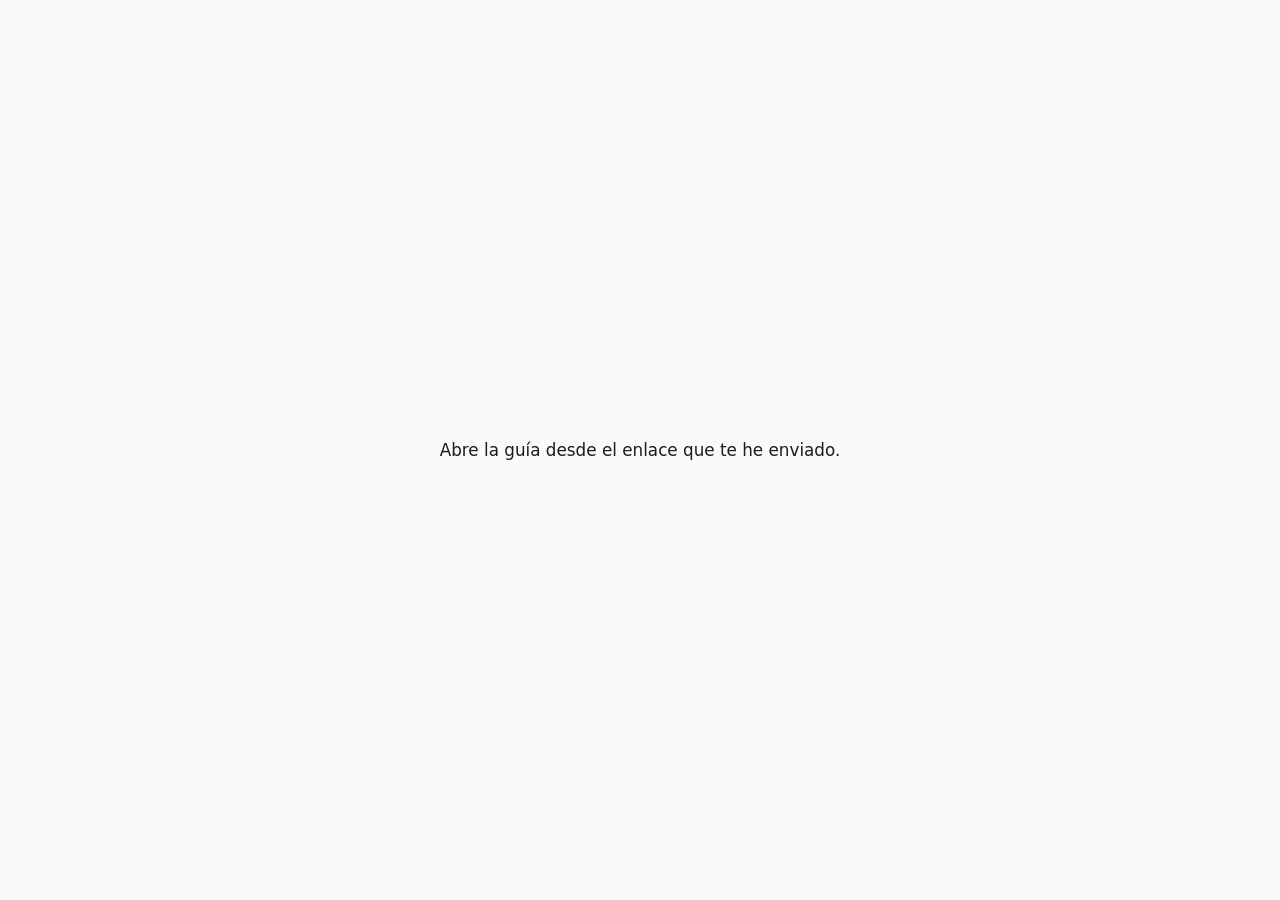
<file: index.html>
<!doctype html>
<html lang="es">
<head>
<meta charset="utf-8">
<meta name="viewport" content="width=device-width, initial-scale=1">
<meta name="robots" content="noindex, nofollow">
<link rel="icon" href="favicon.ico">
<title>NDURANCE Nutrition</title>
<style>
  body { margin: 0; min-height: 100vh; display: grid; place-items: center;
         background: #FAFAFA; color: #1F1A1D;
         font-family: Inter, system-ui, sans-serif; }
  p { max-width: 32rem; padding: 0 16px; font-size: 1.05rem; line-height: 1.6; text-align: center; }
</style>
</head>
<body>
<p>Abre la guía desde el enlace que te he enviado.</p>
</body>
</html>
</file>
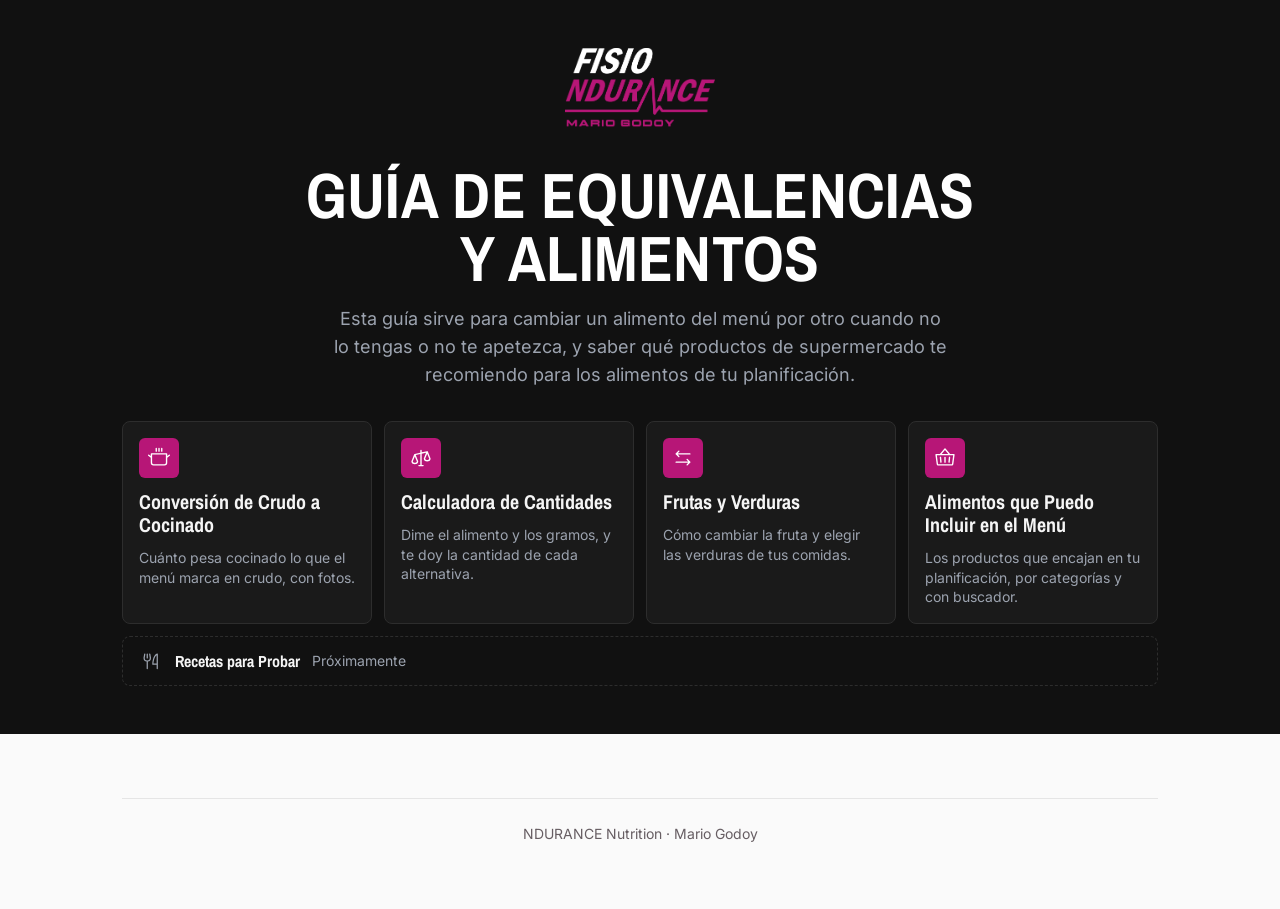
<file: alimentos/index.html>
<!DOCTYPE html>
<html lang="es">
<head>
<meta charset="utf-8">
<meta name="viewport" content="width=device-width, initial-scale=1">
<meta name="robots" content="noindex, nofollow">
<title>GUÍA DE EQUIVALENCIAS Y ALIMENTOS | NDURANCE Nutrition</title>
<link rel="icon" type="image/png" href="img/favicon.png">
<link rel="apple-touch-icon" href="img/apple-touch-icon.png">
<link rel="stylesheet" href="brand.css">
<link rel="stylesheet" href="guias-web.css">
</head>
<body class="guia-web">
<header class="portada-web" data-portada>
  <div class="portada-interior">
    <img class="portada-logo" src="img/wordmark-dark.png" alt="FisioNdurance, Mario Godoy">
    <h1>GUÍA DE EQUIVALENCIAS Y ALIMENTOS</h1>
    
    <div class="preambulo"><p>Esta guía sirve para cambiar un alimento del menú por otro cuando no lo tengas o no te apetezca, y saber qué productos de supermercado te recomiendo para los alimentos de tu planificación.</p>
</div><nav class="tarjetas-secciones" aria-label="Secciones" data-secciones><button type="button" class="tarjeta-seccion" data-seccion="seccion-1" aria-pressed="false"><span class="tarjeta-icono"><svg aria-hidden="true" xmlns="http://www.w3.org/2000/svg" viewBox="0 0 256 256" fill="currentColor"><path d="M88,48V16a8,8,0,0,1,16,0V48a8,8,0,0,1-16,0Zm40,8a8,8,0,0,0,8-8V16a8,8,0,0,0-16,0V48A8,8,0,0,0,128,56Zm32,0a8,8,0,0,0,8-8V16a8,8,0,0,0-16,0V48A8,8,0,0,0,160,56Zm92.8,46.4L224,124v60a32,32,0,0,1-32,32H64a32,32,0,0,1-32-32V124L3.2,102.4a8,8,0,0,1,9.6-12.8L32,104V80a8,8,0,0,1,8-8H216a8,8,0,0,1,8,8v24l19.2-14.4a8,8,0,0,1,9.6,12.8ZM208,88H48v96a16,16,0,0,0,16,16H192a16,16,0,0,0,16-16Z"/></svg></span><span class="tarjeta-titulo">Conversión de Crudo a Cocinado</span><span class="tarjeta-descripcion">Cuánto pesa cocinado lo que el menú marca en crudo, con fotos.</span></button><button type="button" class="tarjeta-seccion" data-seccion="seccion-2" aria-pressed="false"><span class="tarjeta-icono"><svg aria-hidden="true" xmlns="http://www.w3.org/2000/svg" viewBox="0 0 256 256" fill="currentColor"><path d="M239.43,133l-32-80h0a8,8,0,0,0-9.16-4.84L136,62V40a8,8,0,0,0-16,0V65.58L54.26,80.19A8,8,0,0,0,48.57,85h0v.06L16.57,165a7.92,7.92,0,0,0-.57,3c0,23.31,24.54,32,40,32s40-8.69,40-32a7.92,7.92,0,0,0-.57-3L66.92,93.77,120,82V208H104a8,8,0,0,0,0,16h48a8,8,0,0,0,0-16H136V78.42L187,67.1,160.57,133a7.92,7.92,0,0,0-.57,3c0,23.31,24.54,32,40,32s40-8.69,40-32A7.92,7.92,0,0,0,239.43,133ZM56,184c-7.53,0-22.76-3.61-23.93-14.64L56,109.54l23.93,59.82C78.76,180.39,63.53,184,56,184Zm144-32c-7.53,0-22.76-3.61-23.93-14.64L200,77.54l23.93,59.82C222.76,148.39,207.53,152,200,152Z"/></svg></span><span class="tarjeta-titulo">Calculadora de Cantidades</span><span class="tarjeta-descripcion">Dime el alimento y los gramos, y te doy la cantidad de cada alternativa.</span></button><button type="button" class="tarjeta-seccion" data-seccion="seccion-3" aria-pressed="false"><span class="tarjeta-icono"><svg aria-hidden="true" xmlns="http://www.w3.org/2000/svg" viewBox="0 0 256 256" fill="currentColor"><path d="M213.66,181.66l-32,32a8,8,0,0,1-11.32-11.32L188.69,184H48a8,8,0,0,1,0-16H188.69l-18.35-18.34a8,8,0,0,1,11.32-11.32l32,32A8,8,0,0,1,213.66,181.66Zm-139.32-64a8,8,0,0,0,11.32-11.32L67.31,88H208a8,8,0,0,0,0-16H67.31L85.66,53.66A8,8,0,0,0,74.34,42.34l-32,32a8,8,0,0,0,0,11.32Z"/></svg></span><span class="tarjeta-titulo">Frutas y Verduras</span><span class="tarjeta-descripcion">Cómo cambiar la fruta y elegir las verduras de tus comidas.</span></button><button type="button" class="tarjeta-seccion" data-seccion="seccion-4" aria-pressed="false"><span class="tarjeta-icono"><svg aria-hidden="true" xmlns="http://www.w3.org/2000/svg" viewBox="0 0 256 256" fill="currentColor"><path d="M136,120v56a8,8,0,0,1-16,0V120a8,8,0,0,1,16,0Zm36.84-.8-5.6,56A8,8,0,0,0,174.4,184a7.32,7.32,0,0,0,.81,0,8,8,0,0,0,7.95-7.2l5.6-56a8,8,0,0,0-15.92-1.6Zm-89.68,0a8,8,0,0,0-15.92,1.6l5.6,56a8,8,0,0,0,8,7.2,7.32,7.32,0,0,0,.81,0,8,8,0,0,0,7.16-8.76ZM239.93,89.06,224.86,202.12A16.06,16.06,0,0,1,209,216H47a16.06,16.06,0,0,1-15.86-13.88L16.07,89.06A8,8,0,0,1,24,80H68.37L122,18.73a8,8,0,0,1,12,0L187.63,80H232a8,8,0,0,1,7.93,9.06ZM89.63,80h76.74L128,36.15ZM222.86,96H33.14L47,200H209Z"/></svg></span><span class="tarjeta-titulo">Alimentos que Puedo Incluir en el Menú</span><span class="tarjeta-descripcion">Los productos que encajan en tu planificación, por categorías y con buscador.</span></button><button type="button" class="tarjeta-seccion" data-seccion="seccion-5" data-pronto aria-pressed="false"><span class="tarjeta-icono"><svg aria-hidden="true" xmlns="http://www.w3.org/2000/svg" viewBox="0 0 256 256" fill="currentColor"><path d="M72,88V40a8,8,0,0,1,16,0V88a8,8,0,0,1-16,0ZM216,40V224a8,8,0,0,1-16,0V176H152a8,8,0,0,1-8-8,268.75,268.75,0,0,1,7.22-56.88c9.78-40.49,28.32-67.63,53.63-78.47A8,8,0,0,1,216,40ZM200,53.9c-32.17,24.57-38.47,84.42-39.7,106.1H200ZM119.89,38.69a8,8,0,1,0-15.78,2.63L112,88.63a32,32,0,0,1-64,0l7.88-47.31a8,8,0,1,0-15.78-2.63l-8,48A8.17,8.17,0,0,0,32,88a48.07,48.07,0,0,0,40,47.32V224a8,8,0,0,0,16,0V135.32A48.07,48.07,0,0,0,128,88a8.17,8.17,0,0,0-.11-1.31Z"/></svg></span><span class="tarjeta-titulo">Recetas para Probar</span><span class="tarjeta-descripcion">Próximamente</span></button></nav>
  </div>
</header>
<div class="pagina">
  <main class="contenido">
<section class="seccion" id="seccion-1"><header class="banda-apartado"><img class="banda-logo" src="img/wordmark-dark.png" alt="FisioNdurance, Mario Godoy"><h2><svg aria-hidden="true" xmlns="http://www.w3.org/2000/svg" viewBox="0 0 256 256" fill="currentColor"><path d="M88,48V16a8,8,0,0,1,16,0V48a8,8,0,0,1-16,0Zm40,8a8,8,0,0,0,8-8V16a8,8,0,0,0-16,0V48A8,8,0,0,0,128,56Zm32,0a8,8,0,0,0,8-8V16a8,8,0,0,0-16,0V48A8,8,0,0,0,160,56Zm92.8,46.4L224,124v60a32,32,0,0,1-32,32H64a32,32,0,0,1-32-32V124L3.2,102.4a8,8,0,0,1,9.6-12.8L32,104V80a8,8,0,0,1,8-8H216a8,8,0,0,1,8,8v24l19.2-14.4a8,8,0,0,1,9.6,12.8ZM208,88H48v96a16,16,0,0,0,16,16H192a16,16,0,0,0,16-16Z"/></svg>Conversión de Crudo a Cocinado</h2><nav class="pestanas" aria-label="Apartados"><a href="#" data-volver><svg aria-hidden="true" xmlns="http://www.w3.org/2000/svg" viewBox="0 0 256 256" fill="currentColor"><path d="M165.66,202.34a8,8,0,0,1-11.32,11.32l-80-80a8,8,0,0,1,0-11.32l80-80a8,8,0,0,1,11.32,11.32L91.31,128Z"/></svg>Inicio</a><a href="#seccion-1" aria-current="true"><svg aria-hidden="true" xmlns="http://www.w3.org/2000/svg" viewBox="0 0 256 256" fill="currentColor"><path d="M88,48V16a8,8,0,0,1,16,0V48a8,8,0,0,1-16,0Zm40,8a8,8,0,0,0,8-8V16a8,8,0,0,0-16,0V48A8,8,0,0,0,128,56Zm32,0a8,8,0,0,0,8-8V16a8,8,0,0,0-16,0V48A8,8,0,0,0,160,56Zm92.8,46.4L224,124v60a32,32,0,0,1-32,32H64a32,32,0,0,1-32-32V124L3.2,102.4a8,8,0,0,1,9.6-12.8L32,104V80a8,8,0,0,1,8-8H216a8,8,0,0,1,8,8v24l19.2-14.4a8,8,0,0,1,9.6,12.8ZM208,88H48v96a16,16,0,0,0,16,16H192a16,16,0,0,0,16-16Z"/></svg>Crudo a Cocinado</a><a href="#seccion-2"><svg aria-hidden="true" xmlns="http://www.w3.org/2000/svg" viewBox="0 0 256 256" fill="currentColor"><path d="M239.43,133l-32-80h0a8,8,0,0,0-9.16-4.84L136,62V40a8,8,0,0,0-16,0V65.58L54.26,80.19A8,8,0,0,0,48.57,85h0v.06L16.57,165a7.92,7.92,0,0,0-.57,3c0,23.31,24.54,32,40,32s40-8.69,40-32a7.92,7.92,0,0,0-.57-3L66.92,93.77,120,82V208H104a8,8,0,0,0,0,16h48a8,8,0,0,0,0-16H136V78.42L187,67.1,160.57,133a7.92,7.92,0,0,0-.57,3c0,23.31,24.54,32,40,32s40-8.69,40-32A7.92,7.92,0,0,0,239.43,133ZM56,184c-7.53,0-22.76-3.61-23.93-14.64L56,109.54l23.93,59.82C78.76,180.39,63.53,184,56,184Zm144-32c-7.53,0-22.76-3.61-23.93-14.64L200,77.54l23.93,59.82C222.76,148.39,207.53,152,200,152Z"/></svg>Calculadora</a><a href="#seccion-3"><svg aria-hidden="true" xmlns="http://www.w3.org/2000/svg" viewBox="0 0 256 256" fill="currentColor"><path d="M213.66,181.66l-32,32a8,8,0,0,1-11.32-11.32L188.69,184H48a8,8,0,0,1,0-16H188.69l-18.35-18.34a8,8,0,0,1,11.32-11.32l32,32A8,8,0,0,1,213.66,181.66Zm-139.32-64a8,8,0,0,0,11.32-11.32L67.31,88H208a8,8,0,0,0,0-16H67.31L85.66,53.66A8,8,0,0,0,74.34,42.34l-32,32a8,8,0,0,0,0,11.32Z"/></svg>Frutas y Verduras</a><a href="#seccion-4"><svg aria-hidden="true" xmlns="http://www.w3.org/2000/svg" viewBox="0 0 256 256" fill="currentColor"><path d="M136,120v56a8,8,0,0,1-16,0V120a8,8,0,0,1,16,0Zm36.84-.8-5.6,56A8,8,0,0,0,174.4,184a7.32,7.32,0,0,0,.81,0,8,8,0,0,0,7.95-7.2l5.6-56a8,8,0,0,0-15.92-1.6Zm-89.68,0a8,8,0,0,0-15.92,1.6l5.6,56a8,8,0,0,0,8,7.2,7.32,7.32,0,0,0,.81,0,8,8,0,0,0,7.16-8.76ZM239.93,89.06,224.86,202.12A16.06,16.06,0,0,1,209,216H47a16.06,16.06,0,0,1-15.86-13.88L16.07,89.06A8,8,0,0,1,24,80H68.37L122,18.73a8,8,0,0,1,12,0L187.63,80H232a8,8,0,0,1,7.93,9.06ZM89.63,80h76.74L128,36.15ZM222.86,96H33.14L47,200H209Z"/></svg>Supermercado</a><a href="#seccion-5"><svg aria-hidden="true" xmlns="http://www.w3.org/2000/svg" viewBox="0 0 256 256" fill="currentColor"><path d="M72,88V40a8,8,0,0,1,16,0V88a8,8,0,0,1-16,0ZM216,40V224a8,8,0,0,1-16,0V176H152a8,8,0,0,1-8-8,268.75,268.75,0,0,1,7.22-56.88c9.78-40.49,28.32-67.63,53.63-78.47A8,8,0,0,1,216,40ZM200,53.9c-32.17,24.57-38.47,84.42-39.7,106.1H200ZM119.89,38.69a8,8,0,1,0-15.78,2.63L112,88.63a32,32,0,0,1-64,0l7.88-47.31a8,8,0,1,0-15.78-2.63l-8,48A8.17,8.17,0,0,0,32,88a48.07,48.07,0,0,0,40,47.32V224a8,8,0,0,0,16,0V135.32A48.07,48.07,0,0,0,128,88a8.17,8.17,0,0,0-.11-1.31Z"/></svg>Recetas</a></nav></header><p>Este apartado es para cuando pesas el alimento ya cocinado.<br>
Multiplica los gramos en crudo por el factor de cada alimento y tendrás lo que debe pesar cocinado.</p>
<div class="conversion"><article class="conversion-card"><h3>Arroz</h3><div class="conversion-fila"><figure><img src="img/conv-arroz-crudo.png" alt="Arroz en crudo" loading="lazy"><figcaption>En crudo<strong>100 g</strong></figcaption></figure><span class="conversion-factor">× 3</span><figure><img src="img/conv-arroz-cocinado.png" alt="Arroz cocinado" loading="lazy"><figcaption>Cocinado<strong>300 g</strong></figcaption></figure></div></article><article class="conversion-card"><h3>Pasta</h3><div class="conversion-fila"><figure><img src="img/conv-pasta-crudo.png" alt="Pasta en crudo" loading="lazy"><figcaption>En crudo<strong>100 g</strong></figcaption></figure><span class="conversion-factor">× 2,5</span><figure><img src="img/conv-pasta-cocinado.png" alt="Pasta cocinado" loading="lazy"><figcaption>Cocinado<strong>250 g</strong></figcaption></figure></div></article><article class="conversion-card"><h3>Patatas</h3><div class="conversion-fila"><figure><img src="img/conv-patatas-crudo.png" alt="Patatas en crudo" loading="lazy"><figcaption>En crudo<strong>100 g</strong></figcaption></figure><span class="conversion-factor">× 1</span><figure><img src="img/conv-patatas-cocinado.png" alt="Patatas cocinado" loading="lazy"><figcaption>Cocinado<strong>100 g</strong></figcaption></figure></div></article><article class="conversion-card"><h3>Carne</h3><div class="conversion-fila"><figure><img src="img/conv-carne-crudo.png" alt="Carne en crudo" loading="lazy"><figcaption>En crudo<strong>100 g</strong></figcaption></figure><span class="conversion-factor">× 0,8</span><figure><img src="img/conv-carne-cocinado.png" alt="Carne cocinado" loading="lazy"><figcaption>Cocinado<strong>80 g</strong></figcaption></figure></div></article><article class="conversion-card"><h3>Legumbres</h3><div class="conversion-fila"><figure><img src="img/conv-legumbres-crudo.png" alt="Legumbres en crudo" loading="lazy"><figcaption>En crudo<strong>100 g</strong></figcaption></figure><span class="conversion-factor">× 3</span><figure><img src="img/conv-legumbres-cocinado.png" alt="Legumbres cocinado" loading="lazy"><figcaption>Cocinado<strong>300 g</strong></figcaption></figure></div></article><article class="conversion-card"><h3>Pescado</h3><div class="conversion-fila"><figure><img src="img/conv-pescado-crudo.png" alt="Pescado en crudo" loading="lazy"><figcaption>En crudo<strong>100 g</strong></figcaption></figure><span class="conversion-factor">× 0,85</span><figure><img src="img/conv-pescado-cocinado.png" alt="Pescado cocinado" loading="lazy"><figcaption>Cocinado<strong>85 g</strong></figcaption></figure></div></article></div>
<h3>Formatos de Arroz ya Medidos</h3>
<div class="productos">
<figure class="producto"><span class="producto-caja"><img class="producto-foto" src="img/image96.png" alt="Tortitas de arroz o maíz"></span><figcaption>4 tortitas de arroz o maíz = 30 g de arroz</figcaption></figure>
<figure class="producto"><span class="producto-caja"><img class="producto-foto" src="img/image21.png" alt="Vasito de arroz precocido"></span><figcaption>1 vasito = 55 g de arroz en seco</figcaption></figure>
<figure class="producto"><span class="producto-caja"><img class="producto-foto" src="img/image83.png" alt="Sobre de arroz"></span><figcaption>1 sobre = 60 g de arroz en seco</figcaption></figure>
</div>

<p class="volver"><a href="#" data-volver>Volver al inicio</a></p></section><section class="seccion" id="seccion-2"><header class="banda-apartado"><img class="banda-logo" src="img/wordmark-dark.png" alt="FisioNdurance, Mario Godoy"><h2><svg aria-hidden="true" xmlns="http://www.w3.org/2000/svg" viewBox="0 0 256 256" fill="currentColor"><path d="M239.43,133l-32-80h0a8,8,0,0,0-9.16-4.84L136,62V40a8,8,0,0,0-16,0V65.58L54.26,80.19A8,8,0,0,0,48.57,85h0v.06L16.57,165a7.92,7.92,0,0,0-.57,3c0,23.31,24.54,32,40,32s40-8.69,40-32a7.92,7.92,0,0,0-.57-3L66.92,93.77,120,82V208H104a8,8,0,0,0,0,16h48a8,8,0,0,0,0-16H136V78.42L187,67.1,160.57,133a7.92,7.92,0,0,0-.57,3c0,23.31,24.54,32,40,32s40-8.69,40-32A7.92,7.92,0,0,0,239.43,133ZM56,184c-7.53,0-22.76-3.61-23.93-14.64L56,109.54l23.93,59.82C78.76,180.39,63.53,184,56,184Zm144-32c-7.53,0-22.76-3.61-23.93-14.64L200,77.54l23.93,59.82C222.76,148.39,207.53,152,200,152Z"/></svg>Calculadora de Cantidades</h2><nav class="pestanas" aria-label="Apartados"><a href="#" data-volver><svg aria-hidden="true" xmlns="http://www.w3.org/2000/svg" viewBox="0 0 256 256" fill="currentColor"><path d="M165.66,202.34a8,8,0,0,1-11.32,11.32l-80-80a8,8,0,0,1,0-11.32l80-80a8,8,0,0,1,11.32,11.32L91.31,128Z"/></svg>Inicio</a><a href="#seccion-1"><svg aria-hidden="true" xmlns="http://www.w3.org/2000/svg" viewBox="0 0 256 256" fill="currentColor"><path d="M88,48V16a8,8,0,0,1,16,0V48a8,8,0,0,1-16,0Zm40,8a8,8,0,0,0,8-8V16a8,8,0,0,0-16,0V48A8,8,0,0,0,128,56Zm32,0a8,8,0,0,0,8-8V16a8,8,0,0,0-16,0V48A8,8,0,0,0,160,56Zm92.8,46.4L224,124v60a32,32,0,0,1-32,32H64a32,32,0,0,1-32-32V124L3.2,102.4a8,8,0,0,1,9.6-12.8L32,104V80a8,8,0,0,1,8-8H216a8,8,0,0,1,8,8v24l19.2-14.4a8,8,0,0,1,9.6,12.8ZM208,88H48v96a16,16,0,0,0,16,16H192a16,16,0,0,0,16-16Z"/></svg>Crudo a Cocinado</a><a href="#seccion-2" aria-current="true"><svg aria-hidden="true" xmlns="http://www.w3.org/2000/svg" viewBox="0 0 256 256" fill="currentColor"><path d="M239.43,133l-32-80h0a8,8,0,0,0-9.16-4.84L136,62V40a8,8,0,0,0-16,0V65.58L54.26,80.19A8,8,0,0,0,48.57,85h0v.06L16.57,165a7.92,7.92,0,0,0-.57,3c0,23.31,24.54,32,40,32s40-8.69,40-32a7.92,7.92,0,0,0-.57-3L66.92,93.77,120,82V208H104a8,8,0,0,0,0,16h48a8,8,0,0,0,0-16H136V78.42L187,67.1,160.57,133a7.92,7.92,0,0,0-.57,3c0,23.31,24.54,32,40,32s40-8.69,40-32A7.92,7.92,0,0,0,239.43,133ZM56,184c-7.53,0-22.76-3.61-23.93-14.64L56,109.54l23.93,59.82C78.76,180.39,63.53,184,56,184Zm144-32c-7.53,0-22.76-3.61-23.93-14.64L200,77.54l23.93,59.82C222.76,148.39,207.53,152,200,152Z"/></svg>Calculadora</a><a href="#seccion-3"><svg aria-hidden="true" xmlns="http://www.w3.org/2000/svg" viewBox="0 0 256 256" fill="currentColor"><path d="M213.66,181.66l-32,32a8,8,0,0,1-11.32-11.32L188.69,184H48a8,8,0,0,1,0-16H188.69l-18.35-18.34a8,8,0,0,1,11.32-11.32l32,32A8,8,0,0,1,213.66,181.66Zm-139.32-64a8,8,0,0,0,11.32-11.32L67.31,88H208a8,8,0,0,0,0-16H67.31L85.66,53.66A8,8,0,0,0,74.34,42.34l-32,32a8,8,0,0,0,0,11.32Z"/></svg>Frutas y Verduras</a><a href="#seccion-4"><svg aria-hidden="true" xmlns="http://www.w3.org/2000/svg" viewBox="0 0 256 256" fill="currentColor"><path d="M136,120v56a8,8,0,0,1-16,0V120a8,8,0,0,1,16,0Zm36.84-.8-5.6,56A8,8,0,0,0,174.4,184a7.32,7.32,0,0,0,.81,0,8,8,0,0,0,7.95-7.2l5.6-56a8,8,0,0,0-15.92-1.6Zm-89.68,0a8,8,0,0,0-15.92,1.6l5.6,56a8,8,0,0,0,8,7.2,7.32,7.32,0,0,0,.81,0,8,8,0,0,0,7.16-8.76ZM239.93,89.06,224.86,202.12A16.06,16.06,0,0,1,209,216H47a16.06,16.06,0,0,1-15.86-13.88L16.07,89.06A8,8,0,0,1,24,80H68.37L122,18.73a8,8,0,0,1,12,0L187.63,80H232a8,8,0,0,1,7.93,9.06ZM89.63,80h76.74L128,36.15ZM222.86,96H33.14L47,200H209Z"/></svg>Supermercado</a><a href="#seccion-5"><svg aria-hidden="true" xmlns="http://www.w3.org/2000/svg" viewBox="0 0 256 256" fill="currentColor"><path d="M72,88V40a8,8,0,0,1,16,0V88a8,8,0,0,1-16,0ZM216,40V224a8,8,0,0,1-16,0V176H152a8,8,0,0,1-8-8,268.75,268.75,0,0,1,7.22-56.88c9.78-40.49,28.32-67.63,53.63-78.47A8,8,0,0,1,216,40ZM200,53.9c-32.17,24.57-38.47,84.42-39.7,106.1H200ZM119.89,38.69a8,8,0,1,0-15.78,2.63L112,88.63a32,32,0,0,1-64,0l7.88-47.31a8,8,0,1,0-15.78-2.63l-8,48A8.17,8.17,0,0,0,32,88a48.07,48.07,0,0,0,40,47.32V224a8,8,0,0,0,16,0V135.32A48.07,48.07,0,0,0,128,88a8.17,8.17,0,0,0-.11-1.31Z"/></svg>Recetas</a></nav></header><p>Si no te apetece o no tienes algún alimento de una comida de tu pauta, escribe el alimento y sus gramos.<br>
Puedes elegir por cuál cambiarlo o ver recomendaciones.<br>
La calculadora aproxima el aporte del nutriente que se está igualando y te muestra cuánto cambian las kcal y los demás macros.</p>
<p>Paso a paso y ejemplos: <a href="https://docs.google.com/document/d/1xI39NJp2I1JwLSZVdrOR1Un2-HKRPFJAMfZEfznlJwk/edit?usp=sharing">Cómo cambiar un alimento de tu pauta</a>.</p>
<div class="equivalencias solo-pantalla" data-equivalencias><noscript>La calculadora necesita JavaScript activado en el navegador.</noscript></div>
<p class="solo-impresion">La calculadora solo funciona en la versión web de esta guía.</p>

<p class="volver"><a href="#" data-volver>Volver al inicio</a></p></section><section class="seccion" id="seccion-3"><header class="banda-apartado"><img class="banda-logo" src="img/wordmark-dark.png" alt="FisioNdurance, Mario Godoy"><h2><svg aria-hidden="true" xmlns="http://www.w3.org/2000/svg" viewBox="0 0 256 256" fill="currentColor"><path d="M213.66,181.66l-32,32a8,8,0,0,1-11.32-11.32L188.69,184H48a8,8,0,0,1,0-16H188.69l-18.35-18.34a8,8,0,0,1,11.32-11.32l32,32A8,8,0,0,1,213.66,181.66Zm-139.32-64a8,8,0,0,0,11.32-11.32L67.31,88H208a8,8,0,0,0,0-16H67.31L85.66,53.66A8,8,0,0,0,74.34,42.34l-32,32a8,8,0,0,0,0,11.32Z"/></svg>Frutas y Verduras</h2><nav class="pestanas" aria-label="Apartados"><a href="#" data-volver><svg aria-hidden="true" xmlns="http://www.w3.org/2000/svg" viewBox="0 0 256 256" fill="currentColor"><path d="M165.66,202.34a8,8,0,0,1-11.32,11.32l-80-80a8,8,0,0,1,0-11.32l80-80a8,8,0,0,1,11.32,11.32L91.31,128Z"/></svg>Inicio</a><a href="#seccion-1"><svg aria-hidden="true" xmlns="http://www.w3.org/2000/svg" viewBox="0 0 256 256" fill="currentColor"><path d="M88,48V16a8,8,0,0,1,16,0V48a8,8,0,0,1-16,0Zm40,8a8,8,0,0,0,8-8V16a8,8,0,0,0-16,0V48A8,8,0,0,0,128,56Zm32,0a8,8,0,0,0,8-8V16a8,8,0,0,0-16,0V48A8,8,0,0,0,160,56Zm92.8,46.4L224,124v60a32,32,0,0,1-32,32H64a32,32,0,0,1-32-32V124L3.2,102.4a8,8,0,0,1,9.6-12.8L32,104V80a8,8,0,0,1,8-8H216a8,8,0,0,1,8,8v24l19.2-14.4a8,8,0,0,1,9.6,12.8ZM208,88H48v96a16,16,0,0,0,16,16H192a16,16,0,0,0,16-16Z"/></svg>Crudo a Cocinado</a><a href="#seccion-2"><svg aria-hidden="true" xmlns="http://www.w3.org/2000/svg" viewBox="0 0 256 256" fill="currentColor"><path d="M239.43,133l-32-80h0a8,8,0,0,0-9.16-4.84L136,62V40a8,8,0,0,0-16,0V65.58L54.26,80.19A8,8,0,0,0,48.57,85h0v.06L16.57,165a7.92,7.92,0,0,0-.57,3c0,23.31,24.54,32,40,32s40-8.69,40-32a7.92,7.92,0,0,0-.57-3L66.92,93.77,120,82V208H104a8,8,0,0,0,0,16h48a8,8,0,0,0,0-16H136V78.42L187,67.1,160.57,133a7.92,7.92,0,0,0-.57,3c0,23.31,24.54,32,40,32s40-8.69,40-32A7.92,7.92,0,0,0,239.43,133ZM56,184c-7.53,0-22.76-3.61-23.93-14.64L56,109.54l23.93,59.82C78.76,180.39,63.53,184,56,184Zm144-32c-7.53,0-22.76-3.61-23.93-14.64L200,77.54l23.93,59.82C222.76,148.39,207.53,152,200,152Z"/></svg>Calculadora</a><a href="#seccion-3" aria-current="true"><svg aria-hidden="true" xmlns="http://www.w3.org/2000/svg" viewBox="0 0 256 256" fill="currentColor"><path d="M213.66,181.66l-32,32a8,8,0,0,1-11.32-11.32L188.69,184H48a8,8,0,0,1,0-16H188.69l-18.35-18.34a8,8,0,0,1,11.32-11.32l32,32A8,8,0,0,1,213.66,181.66Zm-139.32-64a8,8,0,0,0,11.32-11.32L67.31,88H208a8,8,0,0,0,0-16H67.31L85.66,53.66A8,8,0,0,0,74.34,42.34l-32,32a8,8,0,0,0,0,11.32Z"/></svg>Frutas y Verduras</a><a href="#seccion-4"><svg aria-hidden="true" xmlns="http://www.w3.org/2000/svg" viewBox="0 0 256 256" fill="currentColor"><path d="M136,120v56a8,8,0,0,1-16,0V120a8,8,0,0,1,16,0Zm36.84-.8-5.6,56A8,8,0,0,0,174.4,184a7.32,7.32,0,0,0,.81,0,8,8,0,0,0,7.95-7.2l5.6-56a8,8,0,0,0-15.92-1.6Zm-89.68,0a8,8,0,0,0-15.92,1.6l5.6,56a8,8,0,0,0,8,7.2,7.32,7.32,0,0,0,.81,0,8,8,0,0,0,7.16-8.76ZM239.93,89.06,224.86,202.12A16.06,16.06,0,0,1,209,216H47a16.06,16.06,0,0,1-15.86-13.88L16.07,89.06A8,8,0,0,1,24,80H68.37L122,18.73a8,8,0,0,1,12,0L187.63,80H232a8,8,0,0,1,7.93,9.06ZM89.63,80h76.74L128,36.15ZM222.86,96H33.14L47,200H209Z"/></svg>Supermercado</a><a href="#seccion-5"><svg aria-hidden="true" xmlns="http://www.w3.org/2000/svg" viewBox="0 0 256 256" fill="currentColor"><path d="M72,88V40a8,8,0,0,1,16,0V88a8,8,0,0,1-16,0ZM216,40V224a8,8,0,0,1-16,0V176H152a8,8,0,0,1-8-8,268.75,268.75,0,0,1,7.22-56.88c9.78-40.49,28.32-67.63,53.63-78.47A8,8,0,0,1,216,40ZM200,53.9c-32.17,24.57-38.47,84.42-39.7,106.1H200ZM119.89,38.69a8,8,0,1,0-15.78,2.63L112,88.63a32,32,0,0,1-64,0l7.88-47.31a8,8,0,1,0-15.78-2.63l-8,48A8.17,8.17,0,0,0,32,88a48.07,48.07,0,0,0,40,47.32V224a8,8,0,0,0,16,0V135.32A48.07,48.07,0,0,0,128,88a8.17,8.17,0,0,0-.11-1.31Z"/></svg>Recetas</a></nav></header><section aria-labelledby="frutas-titulo" class="frutas-contenido" id="frutas">
<h3 class="alimentos-bloque-titulo" id="frutas-titulo">Frutas</h3>
<p>Si en tu planificación aparece fruta, puedes cambiarla por cualquier otra de esta lista, ración por ración, la misma cantidad.</p>
<p>Prioriza variedad y fruta de temporada.</p>
<ul class="etiquetas">
<li>Manzana</li>
<li>Pera</li>
<li>Naranja</li>
<li>Mandarina</li>
<li>Plátano</li>
<li>Kiwi</li>
<li>Melocotón</li>
<li>Nectarina</li>
<li>Ciruelas</li>
<li>Fresas</li>
<li>Arándanos</li>
<li>Frambuesas</li>
<li>Moras</li>
<li>Cerezas</li>
<li>Uvas</li>
<li>Sandía</li>
<li>Melón</li>
<li>Piña</li>
<li>Mango</li>
<li>Papaya</li>
<li>Higos frescos</li>
<li>Granada</li>
<li>Caqui</li>
<li>Frutos rojos</li>
</ul>
</section>
<div aria-labelledby="verduras-titulo" class="verduras-contenido" id="verduras" role="region">
<h3 class="alimentos-bloque-titulo" id="verduras-titulo">Verduras</h3>
<p>Puedes elegir entre 100 y 300 g de verduras como orientación y cambiar las de
la receta por otras que prefieras. Si te he dado una indicación específica,
sigue esa indicación.</p>
<p class="nota"><svg aria-hidden="true" xmlns="http://www.w3.org/2000/svg" viewBox="0 0 256 256" fill="currentColor"><path d="M174,47.75a254.19,254.19,0,0,0-41.45-38.3,8,8,0,0,0-9.18,0A254.19,254.19,0,0,0,82,47.75C54.51,79.32,40,112.6,40,144a88,88,0,0,0,176,0C216,112.6,201.49,79.32,174,47.75ZM128,216a72.08,72.08,0,0,1-72-72c0-57.23,55.47-105,72-118,16.53,13,72,60.75,72,118A72.08,72.08,0,0,1,128,216Zm55.89-62.66a57.6,57.6,0,0,1-46.56,46.55A8.75,8.75,0,0,1,136,200a8,8,0,0,1-1.32-15.89c16.57-2.79,30.63-16.85,33.44-33.45a8,8,0,0,1,15.78,2.68Z"/></svg><span>Usa el <strong>aceite</strong> de tu pauta con las verduras o en el resto de la comida.</span></p>
<h3>Ideas para Combinarlas</h3>
<div class="verduras-tarjetas">
<details aria-labelledby="verdura-ensalada-tomate-cebolla-ajo" class="verdura-card">
<summary aria-label="Ver receta: Ensalada de tomate, cebolla morada y ajo">
<img class="verdura-foto" src="img/ensalada-tomate-cebolla-ajo.jpeg" alt="Ensalada de tomate, cebolla morada y ajo" />
<span class="verdura-nombre">Ensalada</span>
</summary>
<div class="verdura-cuerpo">
<h3 id="verdura-ensalada-tomate-cebolla-ajo">Ensalada de tomate, cebolla morada y ajo</h3>
<h4>Ingredientes</h4>
<dl class="verdura-ingredientes">
<div>
<dt>Tomate</dt>
<dd>150 g</dd>
</div>
<div>
<dt>Cebolla morada</dt>
<dd>100 g</dd>
</div>
<div>
<dt>Ajo</dt>
<dd>5 g</dd>
</div>
<div>
<dt>Aceite de oliva</dt>
<dd>El de tu pauta</dd>
</div>
</dl>
<h4>Preparación</h4>
<ol>
<li>Lava y corta el tomate. Pela y pica la cebolla y el ajo.</li>
<li>Mézclalos. Si usas aquí el aceite de tu pauta, añádelo al servir.</li>
</ol>
</div>
</details>
<details aria-labelledby="verdura-calabacin-champinones" class="verdura-card">
<summary aria-label="Ver receta: Calabacín con champiñones">
<img class="verdura-foto" src="img/calabacin-champinones.jpeg" alt="Calabacín salteado con champiñones" />
<span class="verdura-nombre">Salteado</span>
</summary>
<div class="verdura-cuerpo">
<h3 id="verdura-calabacin-champinones">Calabacín con champiñones</h3>
<h4>Ingredientes</h4>
<dl class="verdura-ingredientes">
<div>
<dt>Calabacín</dt>
<dd>150 g</dd>
</div>
<div>
<dt>Champiñones</dt>
<dd>100 g</dd>
</div>
<div>
<dt>Aceite de oliva</dt>
<dd>El de tu pauta</dd>
</div>
</dl>
<h4>Preparación</h4>
<ol>
<li>Lava el calabacín, limpia los champiñones y córtalos.</li>
<li>Saltéalos en una sartén antiadherente hasta que estén tiernos y ligeramente
   dorados. Si usas aquí el aceite de tu pauta, añádelo durante la cocción.</li>
</ol>
</div>
</details>
<details aria-labelledby="verdura-verduras-freidora-aire" class="verdura-card">
<summary aria-label="Ver receta: Verduras en freidora de aire">
<img class="verdura-foto" src="img/verduras-freidora-aire.jpeg" alt="Calabacín, berenjena y pimiento rojo en freidora de aire" />
<span class="verdura-nombre">Freidora de aire</span>
</summary>
<div class="verdura-cuerpo">
<h3 id="verdura-verduras-freidora-aire">Verduras en freidora de aire</h3>
<h4>Ingredientes</h4>
<dl class="verdura-ingredientes">
<div>
<dt>Calabacín</dt>
<dd>100 g</dd>
</div>
<div>
<dt>Berenjena</dt>
<dd>100 g</dd>
</div>
<div>
<dt>Pimiento rojo</dt>
<dd>50 g</dd>
</div>
<div>
<dt>Aceite de oliva</dt>
<dd>El de tu pauta</dd>
</div>
</dl>
<h4>Preparación</h4>
<ol>
<li>Lava las verduras, retira las partes que no vayas a comer y córtalas.</li>
<li>Ponlas en la cesta de la freidora sin amontonarlas. Si usas aquí el aceite de tu
   pauta, añádelo antes de cocinarlas.</li>
<li>Cocínalas hasta que estén tiernas y doradas; remueve a mitad de la cocción.</li>
</ol>
</div>
</details>
<details aria-labelledby="verdura-brocoli-zanahoria-vapor" class="verdura-card">
<summary aria-label="Ver receta: Brócoli y zanahoria al vapor">
<img class="verdura-foto" src="img/brocoli-zanahoria-vapor.jpeg" alt="Brócoli y zanahoria al vapor" />
<span class="verdura-nombre">Al vapor</span>
</summary>
<div class="verdura-cuerpo">
<h3 id="verdura-brocoli-zanahoria-vapor">Brócoli y zanahoria al vapor</h3>
<h4>Ingredientes</h4>
<dl class="verdura-ingredientes">
<div>
<dt>Brócoli</dt>
<dd>100 g</dd>
</div>
<div>
<dt>Zanahoria</dt>
<dd>100 g</dd>
</div>
<div>
<dt>Aceite de oliva</dt>
<dd>El de tu pauta</dd>
</div>
</dl>
<h4>Preparación</h4>
<ol>
<li>Lava las verduras. Separa el brócoli en ramilletes y corta la zanahoria en
   rodajas finas.</li>
<li>Cocínalas al vapor hasta que estén tiernas. Si usas aquí el aceite de tu pauta,
   añádelo al servir.</li>
</ol>
</div>
</details>
<details aria-labelledby="verdura-verduras-microondas" class="verdura-card">
<summary aria-label="Ver receta: Verduras al microondas">
<img class="verdura-foto verdura-foto-producto" src="img/INT-0274.jpg" alt="Bolsa de brócoli para microondas de Mercadona" />
<span class="verdura-nombre">Microondas</span>
</summary>
<div class="verdura-cuerpo">
<h3 id="verdura-verduras-microondas">Verduras al microondas</h3>
<h4>Ingredientes</h4>
<dl class="verdura-ingredientes">
<div>
<dt>Verduras en bolsa para microondas</dt>
<dd>250 g</dd>
</div>
<div>
<dt>Aceite de oliva</dt>
<dd>El de tu pauta</dd>
</div>
</dl>
<h4>Preparación</h4>
<ol>
<li>Cocínalas en el microondas como indica el envase.</li>
<li>Sírvelas junto al plato. Si usas aquí el aceite de tu pauta, añádelo al servir.</li>
</ol>
</div>
</details>
</div>
<details class="verduras-ayuda">
<summary>Cómo adaptar estas ideas</summary>
<div class="verduras-ayuda-cuerpo">
<ul>
<li>Puedes cambiar las verduras o utilizar una sola. Las cantidades son orientativas;
  no necesitas ajustar cada ingrediente al gramo.</li>
<li>Pesa las verduras antes de cocinar, retirando lo que no vayas a comer; las
  conservas, escurridas; y los productos ya cocinados, tal como los consumes.</li>
<li>Si el plato resulta demasiado voluminoso, reparte las verduras en otras comidas.
  No hacen falta en todas las ingestas. Antes de entrenar o si tienes molestias,
  sigue lo que hayamos acordado.</li>
<li>Si añades aceite, utiliza la cantidad indicada en tu pauta. Las salsas y
  otros añadidos tenlas en cuenta también.
  Patata, maíz y guisantes mantienen las cantidades de tu pauta.</li>
</ul>
</div>
</details>
<p class="verduras-catalogo"><a class="verduras-boton verduras-boton-secundario" href="#cat-verduras">Ver verduras del supermercado</a></p>
<h3>Otras Verduras que Puedes Elegir</h3>
<ul class="etiquetas">
<li>Espinacas</li>
<li>Acelgas</li>
<li>Brócoli</li>
<li>Coliflor</li>
<li>Judías verdes</li>
<li>Calabacín</li>
<li>Berenjena</li>
<li>Pimiento rojo</li>
<li>Pimiento verde</li>
<li>Tomate</li>
<li>Cebolla</li>
<li>Zanahoria</li>
<li>Espárragos</li>
<li>Alcachofas</li>
<li>Champiñones</li>
<li>Setas</li>
<li>Pepino</li>
<li>Lechuga</li>
<li>Rúcula</li>
<li>Canónigos</li>
<li>Col o repollo</li>
<li>Puerro</li>
<li>Apio</li>
<li>Remolacha</li>
</ul>
</div>
<p class="volver"><a href="#" data-volver>Volver al inicio</a></p></section><section class="seccion" id="seccion-4"><header class="banda-apartado"><img class="banda-logo" src="img/wordmark-dark.png" alt="FisioNdurance, Mario Godoy"><h2><svg aria-hidden="true" xmlns="http://www.w3.org/2000/svg" viewBox="0 0 256 256" fill="currentColor"><path d="M136,120v56a8,8,0,0,1-16,0V120a8,8,0,0,1,16,0Zm36.84-.8-5.6,56A8,8,0,0,0,174.4,184a7.32,7.32,0,0,0,.81,0,8,8,0,0,0,7.95-7.2l5.6-56a8,8,0,0,0-15.92-1.6Zm-89.68,0a8,8,0,0,0-15.92,1.6l5.6,56a8,8,0,0,0,8,7.2,7.32,7.32,0,0,0,.81,0,8,8,0,0,0,7.16-8.76ZM239.93,89.06,224.86,202.12A16.06,16.06,0,0,1,209,216H47a16.06,16.06,0,0,1-15.86-13.88L16.07,89.06A8,8,0,0,1,24,80H68.37L122,18.73a8,8,0,0,1,12,0L187.63,80H232a8,8,0,0,1,7.93,9.06ZM89.63,80h76.74L128,36.15ZM222.86,96H33.14L47,200H209Z"/></svg>Alimentos que Puedo Incluir en el Menú</h2><nav class="pestanas" aria-label="Apartados"><a href="#" data-volver><svg aria-hidden="true" xmlns="http://www.w3.org/2000/svg" viewBox="0 0 256 256" fill="currentColor"><path d="M165.66,202.34a8,8,0,0,1-11.32,11.32l-80-80a8,8,0,0,1,0-11.32l80-80a8,8,0,0,1,11.32,11.32L91.31,128Z"/></svg>Inicio</a><a href="#seccion-1"><svg aria-hidden="true" xmlns="http://www.w3.org/2000/svg" viewBox="0 0 256 256" fill="currentColor"><path d="M88,48V16a8,8,0,0,1,16,0V48a8,8,0,0,1-16,0Zm40,8a8,8,0,0,0,8-8V16a8,8,0,0,0-16,0V48A8,8,0,0,0,128,56Zm32,0a8,8,0,0,0,8-8V16a8,8,0,0,0-16,0V48A8,8,0,0,0,160,56Zm92.8,46.4L224,124v60a32,32,0,0,1-32,32H64a32,32,0,0,1-32-32V124L3.2,102.4a8,8,0,0,1,9.6-12.8L32,104V80a8,8,0,0,1,8-8H216a8,8,0,0,1,8,8v24l19.2-14.4a8,8,0,0,1,9.6,12.8ZM208,88H48v96a16,16,0,0,0,16,16H192a16,16,0,0,0,16-16Z"/></svg>Crudo a Cocinado</a><a href="#seccion-2"><svg aria-hidden="true" xmlns="http://www.w3.org/2000/svg" viewBox="0 0 256 256" fill="currentColor"><path d="M239.43,133l-32-80h0a8,8,0,0,0-9.16-4.84L136,62V40a8,8,0,0,0-16,0V65.58L54.26,80.19A8,8,0,0,0,48.57,85h0v.06L16.57,165a7.92,7.92,0,0,0-.57,3c0,23.31,24.54,32,40,32s40-8.69,40-32a7.92,7.92,0,0,0-.57-3L66.92,93.77,120,82V208H104a8,8,0,0,0,0,16h48a8,8,0,0,0,0-16H136V78.42L187,67.1,160.57,133a7.92,7.92,0,0,0-.57,3c0,23.31,24.54,32,40,32s40-8.69,40-32A7.92,7.92,0,0,0,239.43,133ZM56,184c-7.53,0-22.76-3.61-23.93-14.64L56,109.54l23.93,59.82C78.76,180.39,63.53,184,56,184Zm144-32c-7.53,0-22.76-3.61-23.93-14.64L200,77.54l23.93,59.82C222.76,148.39,207.53,152,200,152Z"/></svg>Calculadora</a><a href="#seccion-3"><svg aria-hidden="true" xmlns="http://www.w3.org/2000/svg" viewBox="0 0 256 256" fill="currentColor"><path d="M213.66,181.66l-32,32a8,8,0,0,1-11.32-11.32L188.69,184H48a8,8,0,0,1,0-16H188.69l-18.35-18.34a8,8,0,0,1,11.32-11.32l32,32A8,8,0,0,1,213.66,181.66Zm-139.32-64a8,8,0,0,0,11.32-11.32L67.31,88H208a8,8,0,0,0,0-16H67.31L85.66,53.66A8,8,0,0,0,74.34,42.34l-32,32a8,8,0,0,0,0,11.32Z"/></svg>Frutas y Verduras</a><a href="#seccion-4" aria-current="true"><svg aria-hidden="true" xmlns="http://www.w3.org/2000/svg" viewBox="0 0 256 256" fill="currentColor"><path d="M136,120v56a8,8,0,0,1-16,0V120a8,8,0,0,1,16,0Zm36.84-.8-5.6,56A8,8,0,0,0,174.4,184a7.32,7.32,0,0,0,.81,0,8,8,0,0,0,7.95-7.2l5.6-56a8,8,0,0,0-15.92-1.6Zm-89.68,0a8,8,0,0,0-15.92,1.6l5.6,56a8,8,0,0,0,8,7.2,7.32,7.32,0,0,0,.81,0,8,8,0,0,0,7.16-8.76ZM239.93,89.06,224.86,202.12A16.06,16.06,0,0,1,209,216H47a16.06,16.06,0,0,1-15.86-13.88L16.07,89.06A8,8,0,0,1,24,80H68.37L122,18.73a8,8,0,0,1,12,0L187.63,80H232a8,8,0,0,1,7.93,9.06ZM89.63,80h76.74L128,36.15ZM222.86,96H33.14L47,200H209Z"/></svg>Supermercado</a><a href="#seccion-5"><svg aria-hidden="true" xmlns="http://www.w3.org/2000/svg" viewBox="0 0 256 256" fill="currentColor"><path d="M72,88V40a8,8,0,0,1,16,0V88a8,8,0,0,1-16,0ZM216,40V224a8,8,0,0,1-16,0V176H152a8,8,0,0,1-8-8,268.75,268.75,0,0,1,7.22-56.88c9.78-40.49,28.32-67.63,53.63-78.47A8,8,0,0,1,216,40ZM200,53.9c-32.17,24.57-38.47,84.42-39.7,106.1H200ZM119.89,38.69a8,8,0,1,0-15.78,2.63L112,88.63a32,32,0,0,1-64,0l7.88-47.31a8,8,0,1,0-15.78-2.63l-8,48A8.17,8.17,0,0,0,32,88a48.07,48.07,0,0,0,40,47.32V224a8,8,0,0,0,16,0V135.32A48.07,48.07,0,0,0,128,88a8.17,8.17,0,0,0-.11-1.31Z"/></svg>Recetas</a></nav></header><p class="catalogo-leyenda"><span class="catalogo-leyenda-muestra" aria-hidden="true"></span><span>Las tarjetas amarillas señalan buenos procesados. Puedes incluirlos, pero conviene no abusar de ellos.</span></p>

<nav class="indice" aria-label="Categorias"><a href="#cat-cereales-pasta-y-tuberculos">Cereales, Pasta y Tubérculos</a><a href="#cat-legumbres-y-proteina-vegetal">Legumbres y Proteína Vegetal</a><a href="#cat-carnes-y-embutidos">Carnes y Embutidos</a><a href="#cat-pescados-y-mariscos">Pescados y Mariscos</a><a href="#cat-huevos">Huevos</a><a href="#cat-lacteos-y-bebidas-vegetales">Lácteos y Bebidas Vegetales</a><a href="#cat-frutos-secos-semillas-y-cremas">Frutos Secos, Semillas y Cremas</a><a href="#cat-frutas">Frutas</a><a href="#cat-verduras">Verduras</a><a href="#cat-azucares-y-mermeladas">Azúcares y Mermeladas</a><a href="#cat-buenos-procesados">Buenos Procesados</a><a href="#cat-condimentos-salsas-y-alinos">Condimentos, Salsas y Aliños</a></nav><div class="ir-categoria solo-pantalla" data-ir-categoria><label for="ir-categoria">Ir a categoría</label><div class="ir-categoria-campo"><select id="ir-categoria"><option value="">Elige una categoría</option><option value="cat-cereales-pasta-y-tuberculos">Cereales, Pasta y Tubérculos</option><option value="cat-legumbres-y-proteina-vegetal">Legumbres y Proteína Vegetal</option><option value="cat-carnes-y-embutidos">Carnes y Embutidos</option><option value="cat-pescados-y-mariscos">Pescados y Mariscos</option><option value="cat-huevos">Huevos</option><option value="cat-lacteos-y-bebidas-vegetales">Lácteos y Bebidas Vegetales</option><option value="cat-frutos-secos-semillas-y-cremas">Frutos Secos, Semillas y Cremas</option><option value="cat-frutas">Frutas</option><option value="cat-verduras">Verduras</option><option value="cat-azucares-y-mermeladas">Azúcares y Mermeladas</option><option value="cat-buenos-procesados">Buenos Procesados</option><option value="cat-condimentos-salsas-y-alinos">Condimentos, Salsas y Aliños</option></select></div></div><div class="buscador solo-pantalla"><label for="busqueda">Busca un alimento</label><input id="busqueda" type="search" placeholder="Escribe un nombre: arroz, yogur, atún..." autocomplete="off" data-buscador><p class="buscador-estado" data-buscador-estado></p></div><section class="categoria" id="cat-cereales-pasta-y-tuberculos" data-categoria="Cereales, pasta y tubérculos"><div class="banda">Cereales, Pasta y Tubérculos</div><h3>Pasta y Arroz</h3><div class="productos"><figure class="producto" data-aparicion="GUIA-0017"><span class="producto-caja"><img class="producto-foto" src="img/DOC-4E842494D27E.jpg" alt="Macarrones" loading="lazy"><img class="producto-super" src="img/logo-mercadona.png" alt="Mercadona"></span><figcaption>Macarrones</figcaption></figure><figure class="producto" data-aparicion="GUIA-0018"><span class="producto-caja"><img class="producto-foto" src="img/DOC-2A1717EB488A.jpg" alt="Macarrones Integrales" loading="lazy"><img class="producto-super" src="img/logo-mercadona.png" alt="Mercadona"></span><figcaption>Macarrones Integrales</figcaption></figure><figure class="producto" data-aparicion="GUIA-0019"><span class="producto-caja"><img class="producto-foto" src="img/DOC-BD45858CD998.jpg" alt="Spaghettis" loading="lazy"><img class="producto-super" src="img/logo-mercadona.png" alt="Mercadona"></span><figcaption>Spaghettis</figcaption></figure><figure class="producto" data-aparicion="GUIA-0020"><span class="producto-caja"><img class="producto-foto" src="img/DOC-C858B0ACD57C.jpg" alt="Spaghettis Integrales" loading="lazy"><img class="producto-super" src="img/logo-mercadona.png" alt="Mercadona"></span><figcaption>Spaghettis Integrales</figcaption></figure><figure class="producto" data-aparicion="GUIA-0021"><span class="producto-caja"><img class="producto-foto" src="img/GUIA-0021.jpg" alt="Hélices espirales vegetales Hacendado" loading="lazy"><img class="producto-super" src="img/logo-mercadona.png" alt="Mercadona"></span><figcaption>Hélices espirales vegetales Hacendado</figcaption></figure><figure class="producto" data-aparicion="GUIA-0022"><span class="producto-caja"><img class="producto-foto" src="img/DOC-64D829AE76DA.jpg" alt="Pasta Sin Gluten" loading="lazy"><img class="producto-super" src="img/logo-mercadona.png" alt="Mercadona"></span><figcaption>Pasta Sin Gluten</figcaption></figure><figure class="producto" data-aparicion="GUIA-0023"><span class="producto-caja"><img class="producto-foto" src="img/DOC-47EA1586D75F.jpg" alt="Noodles Arroz" loading="lazy"><img class="producto-super" src="img/logo-mercadona.png" alt="Mercadona"></span><figcaption>Noodles Arroz</figcaption></figure><figure class="producto" data-aparicion="GUIA-0024"><span class="producto-caja"><img class="producto-foto" src="img/DOC-89CE553E713E.jpg" alt="Vasito Arroz Integral" loading="lazy"><img class="producto-super" src="img/logo-mercadona.png" alt="Mercadona"></span><figcaption>Vasito Arroz Integral</figcaption></figure><figure class="producto" data-aparicion="GUIA-0025"><span class="producto-caja"><img class="producto-foto" src="img/DOC-B640AF04BD67.jpg" alt="Arroz Basmati" loading="lazy"><img class="producto-super" src="img/logo-mercadona.png" alt="Mercadona"></span><figcaption>Arroz Basmati</figcaption></figure><figure class="producto" data-aparicion="GUIA-0026"><span class="producto-caja"><img class="producto-foto" src="img/DOC-4EF7A4563F08.jpg" alt="Vasito Arroz Basmati" loading="lazy"><img class="producto-super" src="img/logo-mercadona.png" alt="Mercadona"></span><figcaption>Vasito Arroz Basmati</figcaption></figure><figure class="producto" data-aparicion="GUIA-0176"><span class="producto-caja"><img class="producto-foto" src="img/INT-0191.jpg" alt="Tallarines" loading="lazy"><img class="producto-super" src="img/logo-lidl.png" alt="Lidl"></span><figcaption>Tallarines</figcaption></figure><figure class="producto" data-aparicion="GUIA-0189"><span class="producto-caja"><img class="producto-foto" src="img/INT-0204.jpg" alt="Arroz para microondas ultracongelado" loading="lazy"><img class="producto-super" src="img/logo-mercadona.png" alt="Mercadona"></span><figcaption>Arroz para microondas ultracongelado</figcaption></figure></div><h3>Otros Granos</h3><div class="productos"><figure class="producto" data-aparicion="GUIA-0027"><span class="producto-caja"><img class="producto-foto" src="img/image75.png" alt="Quinoa" loading="lazy"><img class="producto-super" src="img/logo-mercadona.png" alt="Mercadona"></span><figcaption>Quinoa</figcaption></figure><figure class="producto" data-aparicion="GUIA-0028"><span class="producto-caja"><img class="producto-foto" src="img/DOC-50EA90D1AE7C.jpg" alt="Cous Cous" loading="lazy"><img class="producto-super" src="img/logo-mercadona.png" alt="Mercadona"></span><figcaption>Cous Cous</figcaption></figure><figure class="producto" data-aparicion="GUIA-0029"><span class="producto-caja"><img class="producto-foto" src="img/DOC-0BA5BCA59809.jpg" alt="Vasito Quinoa" loading="lazy"><img class="producto-super" src="img/logo-mercadona.png" alt="Mercadona"></span><figcaption>Vasito Quinoa</figcaption></figure><figure class="producto" data-aparicion="GUIA-0193"><span class="producto-caja"><img class="producto-foto" src="img/INT-0276.jpg" alt="Maíz dulce" loading="lazy"><img class="producto-super" src="img/logo-mercadona.png" alt="Mercadona"></span><figcaption>Maíz dulce</figcaption></figure></div><h3>Pan, Tortitas y Masas</h3><div class="productos"><figure class="producto" data-aparicion="GUIA-0009"><span class="producto-caja"><img class="producto-foto" src="img/DOC-E5534CED980E.jpg" alt="Pan de Fibra y Sésamo" loading="lazy"><img class="producto-super" src="img/logo-mercadona.png" alt="Mercadona"></span><figcaption>Pan de Fibra y Sésamo</figcaption></figure><figure class="producto" data-aparicion="GUIA-0010"><span class="producto-caja"><img class="producto-foto" src="img/DOC-A440D565698A.jpg" alt="Pan Burguer 100%" loading="lazy"><img class="producto-super" src="img/logo-mercadona.png" alt="Mercadona"></span><figcaption>Pan Burguer 100%</figcaption></figure><figure class="producto" data-aparicion="GUIA-0011"><span class="producto-caja"><img class="producto-foto" src="img/DOC-63AF6B333C9B.jpg" alt="Pan de Molde Trigo Espelta 100%" loading="lazy"><img class="producto-super" src="img/logo-mercadona.png" alt="Mercadona"></span><figcaption>Pan de Molde Trigo Espelta 100%</figcaption></figure><figure class="producto" data-aparicion="GUIA-0012"><span class="producto-caja"><img class="producto-foto" src="img/DOC-87EBFA906F2B.jpg" alt="Tortillas Avena" loading="lazy"><img class="producto-super" src="img/logo-mercadona.png" alt="Mercadona"></span><figcaption>Tortillas Avena</figcaption></figure><figure class="producto" data-aparicion="GUIA-0013"><span class="producto-caja"><img class="producto-foto" src="img/INT-0011.jpg" alt="Tortitas de Arroz" loading="lazy"><img class="producto-super" src="img/logo-mercadona.png" alt="Mercadona"></span><figcaption>Tortitas de Arroz</figcaption></figure><figure class="producto" data-aparicion="GUIA-0014"><span class="producto-caja"><img class="producto-foto" src="img/INT-0012.jpg" alt="Tortitas de Maíz" loading="lazy"><img class="producto-super" src="img/logo-mercadona.png" alt="Mercadona"></span><figcaption>Tortitas de Maíz</figcaption></figure><figure class="producto" data-aparicion="GUIA-0015"><span class="producto-caja"><img class="producto-foto" src="img/DOC-E12204C88AB9.jpg" alt="Tortitas Legumbres" loading="lazy"><img class="producto-super" src="img/logo-mercadona.png" alt="Mercadona"></span><figcaption>Tortitas Legumbres</figcaption></figure><figure class="producto" data-aparicion="GUIA-0016"><span class="producto-caja"><img class="producto-foto" src="img/DOC-29FEA65ECC6E.jpg" alt="Tortillas Trigo Integrales" loading="lazy"><img class="producto-super" src="img/logo-mercadona.png" alt="Mercadona"></span><figcaption>Tortillas Trigo Integrales</figcaption></figure><figure class="producto" data-aparicion="GUIA-0030"><span class="producto-caja"><img class="producto-foto" src="img/DOC-F25E2CCCF367.jpg" alt="Base Pizza SIN Gluten" loading="lazy"><img class="producto-super" src="img/logo-mercadona.png" alt="Mercadona"></span><figcaption>Base Pizza SIN Gluten</figcaption></figure><figure class="producto" data-aparicion="GUIA-0031"><span class="producto-caja"><img class="producto-foto" src="img/image74.png" alt="Base Pizza Refrigerada" loading="lazy"><img class="producto-super" src="img/logo-mercadona.png" alt="Mercadona"></span><figcaption>Base Pizza Refrigerada</figcaption></figure><figure class="producto" data-aparicion="GUIA-0032"><span class="producto-caja"><img class="producto-foto" src="img/DOC-62B533471D7D.jpg" alt="Base Pizza Congelada" loading="lazy"><img class="producto-super" src="img/logo-mercadona.png" alt="Mercadona"></span><figcaption>Base Pizza Congelada</figcaption></figure></div><h3>Cereales de Desayuno</h3><div class="productos"><figure class="producto" data-aparicion="GUIA-0001"><span class="producto-caja"><img class="producto-foto" src="img/DOC-87E35F5158FC.jpg" alt="Corn Flakes 0%" loading="lazy"><img class="producto-super" src="img/logo-mercadona.png" alt="Mercadona"></span><figcaption>Corn Flakes 0%</figcaption></figure><figure class="producto" data-aparicion="GUIA-0002"><span class="producto-caja"><img class="producto-foto" src="img/INT-0089.jpg" alt="Cereal Mix 0%" loading="lazy"><img class="producto-super" src="img/logo-mercadona.png" alt="Mercadona"></span><figcaption>Cereal Mix 0%</figcaption></figure><figure class="producto" data-aparicion="GUIA-0003"><span class="producto-caja"><img class="producto-foto" src="img/INT-0090.jpg" alt="Avena Crunchy" loading="lazy"><img class="producto-super" src="img/logo-mercadona.png" alt="Mercadona"></span><figcaption>Avena Crunchy</figcaption></figure><figure class="producto" data-aparicion="GUIA-0004"><span class="producto-caja"><img class="producto-foto" src="img/DOC-609B54120698.jpg" alt="Copos de Espelta" loading="lazy"><img class="producto-super" src="img/logo-mercadona.png" alt="Mercadona"></span><figcaption>Copos de Espelta</figcaption></figure><figure class="producto" data-aparicion="GUIA-0005"><span class="producto-caja"><img class="producto-foto" src="img/DOC-04864F6C83D2.jpg" alt="Copos de Trigo 0%" loading="lazy"><img class="producto-super" src="img/logo-mercadona.png" alt="Mercadona"></span><figcaption>Copos de Trigo 0%</figcaption></figure><figure class="producto" data-aparicion="GUIA-0006"><span class="producto-caja"><img class="producto-foto" src="img/DOC-2FA1D2306D53.jpg" alt="Muesli" loading="lazy"><img class="producto-super" src="img/logo-mercadona.png" alt="Mercadona"></span><figcaption>Muesli</figcaption></figure><figure class="producto" data-aparicion="GUIA-0007"><span class="producto-caja"><img class="producto-foto" src="img/DOC-BE544B791EC4.jpg" alt="Avena Crunchy Choco" loading="lazy"><img class="producto-super" src="img/logo-mercadona.png" alt="Mercadona"></span><figcaption>Avena Crunchy Choco</figcaption></figure><figure class="producto" data-aparicion="GUIA-0008"><span class="producto-caja"><img class="producto-foto" src="img/DOC-F1DFB2B8B301.jpg" alt="Copos de Avena" loading="lazy"><img class="producto-super" src="img/logo-mercadona.png" alt="Mercadona"></span><figcaption>Copos de Avena</figcaption></figure></div><h3>Tubérculos</h3><div class="productos"><figure class="producto" data-aparicion="GUIA-0033"><span class="producto-caja"><img class="producto-foto" src="img/INT-0100.jpg" alt="Gnocchi" loading="lazy"><img class="producto-super" src="img/logo-mercadona.png" alt="Mercadona"></span><figcaption>Gnocchi</figcaption></figure><figure class="producto" data-aparicion="GUIA-0034"><span class="producto-caja"><img class="producto-foto" src="img/DOC-8E483BE35A97.jpg" alt="Patata Microondas" loading="lazy"><img class="producto-super" src="img/logo-mercadona.png" alt="Mercadona"></span><figcaption>Patata Microondas</figcaption></figure><figure class="producto" data-aparicion="GUIA-0035"><span class="producto-caja"><img class="producto-foto" src="img/DOC-F4CAFF5C2E17.jpg" alt="Batata Microondas" loading="lazy"><img class="producto-super" src="img/logo-mercadona.png" alt="Mercadona"></span><figcaption>Batata Microondas</figcaption></figure><figure class="producto" data-aparicion="GUIA-0036"><span class="producto-caja"><img class="producto-foto" src="img/DOC-566AB3C087DE.jpg" alt="Patata Bote Cocida" loading="lazy"><img class="producto-super" src="img/logo-mercadona.png" alt="Mercadona"></span><figcaption>Patata Bote Cocida</figcaption></figure><figure class="producto" data-aparicion="GUIA-0037"><span class="producto-caja"><img class="producto-foto" src="img/INT-0111.jpg" alt="Puré de Patatas" loading="lazy"><img class="producto-super" src="img/logo-mercadona.png" alt="Mercadona"></span><figcaption>Puré de Patatas</figcaption></figure><figure class="producto" data-aparicion="GUIA-0038"><span class="producto-caja"><img class="producto-foto" src="img/DOC-3742F528882A.jpg" alt="Gnocchi con Queso" loading="lazy"><img class="producto-super" src="img/logo-mercadona.png" alt="Mercadona"></span><figcaption>Gnocchi con Queso</figcaption></figure></div></section><section class="categoria" id="cat-legumbres-y-proteina-vegetal" data-categoria="Legumbres y proteína vegetal"><div class="banda">Legumbres y Proteína Vegetal</div><h3>Legumbres</h3><div class="productos"><figure class="producto" data-aparicion="GUIA-0039"><span class="producto-caja"><img class="producto-foto" src="img/INT-0115.jpg" alt="Lenteja pardina cocida" loading="lazy"><img class="producto-super" src="img/logo-mercadona.png" alt="Mercadona"></span><figcaption>Lenteja pardina cocida</figcaption></figure><figure class="producto" data-aparicion="GUIA-0040"><span class="producto-caja"><img class="producto-foto" src="img/INT-0116.jpg" alt="Garbanzos cocidos" loading="lazy"><img class="producto-super" src="img/logo-mercadona.png" alt="Mercadona"></span><figcaption>Garbanzos cocidos</figcaption></figure><figure class="producto" data-aparicion="GUIA-0041"><span class="producto-caja"><img class="producto-foto" src="img/INT-0117.jpg" alt="Alubia blanca cocida" loading="lazy"><img class="producto-super" src="img/logo-mercadona.png" alt="Mercadona"></span><figcaption>Alubia blanca cocida</figcaption></figure><figure class="producto" data-aparicion="GUIA-0042"><span class="producto-caja"><img class="producto-foto" src="img/DOC-5C051C85DF8F.jpg" alt="Alubia roja cocida" loading="lazy"><img class="producto-super" src="img/logo-mercadona.png" alt="Mercadona"></span><figcaption>Alubia roja cocida</figcaption></figure><figure class="producto" data-aparicion="GUIA-0043"><span class="producto-caja"><img class="producto-foto" src="img/DOC-CE393DE3705F.jpg" alt="Fusilli de lenteja roja" loading="lazy"><img class="producto-super" src="img/logo-mercadona.png" alt="Mercadona"></span><figcaption>Fusilli de lenteja roja</figcaption></figure><figure class="producto" data-aparicion="GUIA-0044"><span class="producto-caja"><img class="producto-foto" src="img/INT-0018.jpg" alt="Guisantes cocidos" loading="lazy"><img class="producto-super" src="img/logo-mercadona.png" alt="Mercadona"></span><figcaption>Guisantes cocidos</figcaption></figure><figure class="producto" data-aparicion="GUIA-0045"><span class="producto-caja"><img class="producto-foto" src="img/INT-0017.jpg" alt="Habas" loading="lazy"><img class="producto-super" src="img/logo-mercadona.png" alt="Mercadona"></span><figcaption>Habas</figcaption></figure><figure class="producto" data-aparicion="GUIA-0050"><span class="producto-caja"><img class="producto-foto" src="img/INT-0129.jpg" alt="Edamame" loading="lazy"><img class="producto-super" src="img/logo-mercadona.png" alt="Mercadona"></span><figcaption>Edamame</figcaption></figure></div><h3>Proteína Vegetal</h3><div class="productos"><figure class="producto" data-aparicion="GUIA-0046"><span class="producto-caja"><img class="producto-foto" src="img/INT-0119.jpg" alt="Soja texturizada" loading="lazy"><img class="producto-super" src="img/logo-mercadona.png" alt="Mercadona"></span><figcaption>Soja texturizada</figcaption></figure><figure class="producto" data-aparicion="GUIA-0047"><span class="producto-caja"><img class="producto-foto" src="img/INT-0105.jpg" alt="Proteína texturizada de guisante" loading="lazy"><img class="producto-super" src="img/logo-carrefour.png" alt="Carrefour"></span><figcaption>Proteína texturizada de guisante</figcaption></figure><figure class="producto" data-aparicion="GUIA-0048"><span class="producto-caja"><img class="producto-foto" src="img/INT-0120.jpg" alt="Tofu firme" loading="lazy"><img class="producto-super" src="img/logo-mercadona.png" alt="Mercadona"></span><figcaption>Tofu firme</figcaption></figure><figure class="producto" data-aparicion="GUIA-0049"><span class="producto-caja"><img class="producto-foto" src="img/INT-0121.jpg" alt="Heura (bocados originales)" loading="lazy"><img class="producto-super" src="img/logo-carrefour.png" alt="Carrefour"></span><figcaption>Heura (bocados originales)</figcaption></figure></div></section><section class="categoria" id="cat-carnes-y-embutidos" data-categoria="Carnes y embutidos"><div class="banda">Carnes y Embutidos</div><h3>Carnes</h3><div class="productos"><figure class="producto" data-aparicion="GUIA-0099"><span class="producto-caja"><img class="producto-foto" src="img/INT-0033.jpg" alt="Pechuga de Pollo" loading="lazy"><img class="producto-super" src="img/logo-mercadona.png" alt="Mercadona"></span><figcaption>Pechuga de Pollo</figcaption></figure><figure class="producto" data-aparicion="GUIA-0100"><span class="producto-caja"><img class="producto-foto" src="img/INT-0035.jpg" alt="Pechuga de Pavo" loading="lazy"><img class="producto-super" src="img/logo-mercadona.png" alt="Mercadona"></span><figcaption>Pechuga de Pavo</figcaption></figure><figure class="producto" data-aparicion="GUIA-0101"><span class="producto-caja"><img class="producto-foto" src="img/DOC-31B7DD8D8DE9.jpg" alt="Hamburguesa Pollo Gruesa" loading="lazy"><img class="producto-super" src="img/logo-mercadona.png" alt="Mercadona"></span><figcaption>Hamburguesa Pollo Gruesa</figcaption></figure><figure class="producto" data-aparicion="GUIA-0102"><span class="producto-caja"><img class="producto-foto" src="img/DOC-6DBEFF6508E8.jpg" alt="Hamburguesa Ternera" loading="lazy"><img class="producto-super" src="img/logo-mercadona.png" alt="Mercadona"></span><figcaption>Hamburguesa Ternera</figcaption></figure><figure class="producto" data-aparicion="GUIA-0103"><span class="producto-caja"><img class="producto-foto" src="img/DOC-442E7D979EFC.jpg" alt="Filetes Ternera" loading="lazy"><img class="producto-super" src="img/logo-lidl.png" alt="Lidl"></span><figcaption>Filetes Ternera</figcaption></figure><figure class="producto" data-aparicion="GUIA-0104"><span class="producto-caja"><img class="producto-foto" src="img/DOC-D72533E2EBBA.jpg" alt="Filetes Cerdo" loading="lazy"><img class="producto-super" src="img/logo-mercadona.png" alt="Mercadona"></span><figcaption>Filetes Cerdo</figcaption></figure><figure class="producto" data-aparicion="GUIA-0105"><span class="producto-caja"><img class="producto-foto" src="img/DOC-002D5DA2DA0E.jpg" alt="Contramuslo Pollo sin Piel" loading="lazy"><img class="producto-super" src="img/logo-mercadona.png" alt="Mercadona"></span><figcaption>Contramuslo Pollo sin Piel</figcaption></figure><figure class="producto" data-aparicion="GUIA-0106"><span class="producto-caja"><img class="producto-foto" src="img/DOC-C71A31E72344.jpg" alt="Hamburguesa Cordero" loading="lazy"><img class="producto-super" src="img/logo-mercadona.png" alt="Mercadona"></span><figcaption>Hamburguesa Cordero</figcaption></figure><figure class="producto" data-aparicion="GUIA-0167"><span class="producto-caja"><img class="producto-foto" src="img/SUP-LID-11138352.jpg" alt="Pechuga entera de pollo" loading="lazy"><img class="producto-super" src="img/logo-lidl.png" alt="Lidl"></span><figcaption>Pechuga entera de pollo</figcaption></figure><figure class="producto" data-aparicion="GUIA-0177"><span class="producto-caja"><img class="producto-foto" src="img/INT-0192.jpg" alt="Pechuga de pollo fileteada" loading="lazy"><img class="producto-super" src="img/logo-lidl.png" alt="Lidl"></span><figcaption>Pechuga de pollo fileteada</figcaption></figure></div><h3>Embutidos y Fiambres</h3><div class="productos"><figure class="producto" data-aparicion="GUIA-0107"><span class="producto-caja"><img class="producto-foto" src="img/INT-0159.jpg" alt="Tiras de Pollo" loading="lazy"><img class="producto-super" src="img/logo-mercadona.png" alt="Mercadona"></span><figcaption>Tiras de Pollo</figcaption></figure><figure class="producto" data-aparicion="GUIA-0108"><span class="producto-caja"><img class="producto-foto" src="img/DOC-9CC7FF87FFF8.jpg" alt="Fiambre Pollo +90%" loading="lazy"><img class="producto-super" src="img/logo-mercadona.png" alt="Mercadona"></span><figcaption>Fiambre Pollo +90%</figcaption></figure><figure class="producto" data-aparicion="GUIA-0109"><span class="producto-caja"><img class="producto-foto" src="img/image26.png" alt="Fiambre Pavo +90%" loading="lazy"><img class="producto-super" src="img/logo-mercadona.png" alt="Mercadona"></span><figcaption>Fiambre Pavo +90%</figcaption></figure><figure class="producto" data-aparicion="GUIA-0110"><span class="producto-caja"><img class="producto-foto" src="img/DOC-BA1A8B1569C6.jpg" alt="Jamón Serrano" loading="lazy"><img class="producto-super" src="img/logo-mercadona.png" alt="Mercadona"></span><figcaption>Jamón Serrano</figcaption></figure><figure class="producto" data-aparicion="GUIA-0111"><span class="producto-caja"><img class="producto-foto" src="img/DOC-B6A1452966B5.jpg" alt="Lomo Embuchado" loading="lazy"><img class="producto-super" src="img/logo-mercadona.png" alt="Mercadona"></span><figcaption>Lomo Embuchado</figcaption></figure><figure class="producto" data-aparicion="GUIA-0112"><span class="producto-caja"><img class="producto-foto" src="img/DOC-D67AC12B15D8.jpg" alt="Lomo Asado" loading="lazy"><img class="producto-super" src="img/logo-mercadona.png" alt="Mercadona"></span><figcaption>Lomo Asado</figcaption></figure><figure class="producto" data-aparicion="GUIA-0113"><span class="producto-caja"><img class="producto-foto" src="img/DOC-F44C34E39A4A.jpg" alt="Jamón Cocido +90%" loading="lazy"><img class="producto-super" src="img/logo-mercadona.png" alt="Mercadona"></span><figcaption>Jamón Cocido +90%</figcaption></figure><figure class="producto" data-aparicion="GUIA-0114"><span class="producto-caja"><img class="producto-foto" src="img/INT-0155.jpg" alt="Lomo de Pavo" loading="lazy"><img class="producto-super" src="img/logo-mercadona.png" alt="Mercadona"></span><figcaption>Lomo de Pavo</figcaption></figure></div></section><section class="categoria" id="cat-pescados-y-mariscos" data-categoria="Pescados y mariscos"><div class="banda">Pescados y Mariscos</div><h3>Frescos, Ahumados y Congelados</h3><div class="productos"><figure class="producto" data-aparicion="GUIA-0115"><span class="producto-caja"><img class="producto-foto" src="img/DOC-D582340AB750.jpg" alt="Salmón fresco" loading="lazy"><img class="producto-super" src="img/logo-mercadona.png" alt="Mercadona"></span><figcaption>Salmón fresco</figcaption></figure><figure class="producto" data-aparicion="GUIA-0121"><span class="producto-caja"><img class="producto-foto" src="img/INT-0165.jpg" alt="Merluza ultracongelada" loading="lazy"><img class="producto-super" src="img/logo-mercadona.png" alt="Mercadona"></span><figcaption>Merluza ultracongelada</figcaption></figure><figure class="producto" data-aparicion="GUIA-0122"><span class="producto-caja"><img class="producto-foto" src="img/DOC-CBAB98ADC68C.jpg" alt="Bacalao ultracongelado" loading="lazy"><img class="producto-super" src="img/logo-mercadona.png" alt="Mercadona"></span><figcaption>Bacalao ultracongelado</figcaption></figure><figure class="producto" data-aparicion="GUIA-0163"><span class="producto-caja"><img class="producto-foto" src="img/DOC-45241662C809.jpg" alt="Salmón ahumado o marinado" loading="lazy"><img class="producto-super" src="img/logo-mercadona.png" alt="Mercadona"></span><figcaption>Salmón ahumado o marinado</figcaption></figure><figure class="producto" data-aparicion="GUIA-0169"><span class="producto-caja"><img class="producto-foto" src="img/INT-0184.jpg" alt="Filetes de merluza argentina" loading="lazy"><img class="producto-super" src="img/logo-lidl.png" alt="Lidl"></span><figcaption>Filetes de merluza argentina</figcaption></figure><figure class="producto" data-aparicion="GUIA-0170"><span class="producto-caja"><img class="producto-foto" src="img/INT-0185.jpg" alt="Pulpo entero cocido" loading="lazy"><img class="producto-super" src="img/logo-lidl.png" alt="Lidl"></span><figcaption>Pulpo entero cocido</figcaption></figure><figure class="producto" data-aparicion="GUIA-0171"><span class="producto-caja"><img class="producto-foto" src="img/INT-0186.jpg" alt="Calamar patagónico" loading="lazy"><img class="producto-super" src="img/logo-lidl.png" alt="Lidl"></span><figcaption>Calamar patagónico</figcaption></figure><figure class="producto" data-aparicion="GUIA-0178"><span class="producto-caja"><img class="producto-foto" src="img/INT-0193.jpg" alt="Pata de pulpo cocido" loading="lazy"><img class="producto-super" src="img/logo-mercadona.png" alt="Mercadona"></span><figcaption>Pata de pulpo cocido</figcaption></figure></div><h3>Conservas</h3><div class="productos"><figure class="producto" data-aparicion="GUIA-0116"><span class="producto-caja"><img class="producto-foto" src="img/INT-0161.jpg" alt="Atún claro al natural" loading="lazy"><img class="producto-super" src="img/logo-mercadona.png" alt="Mercadona"></span><figcaption>Atún claro al natural</figcaption></figure><figure class="producto" data-aparicion="GUIA-0117"><span class="producto-caja"><img class="producto-foto" src="img/DOC-D4D5000ED461.jpg" alt="Atún en aceite de oliva" loading="lazy"><img class="producto-super" src="img/logo-mercadona.png" alt="Mercadona"></span><figcaption>Atún en aceite de oliva</figcaption></figure><figure class="producto" data-aparicion="GUIA-0118"><span class="producto-caja"><img class="producto-foto" src="img/DOC-07312D325400.jpg" alt="Filetes de melva con pimiento" loading="lazy"><img class="producto-super" src="img/logo-mercadona.png" alt="Mercadona"></span><figcaption>Filetes de melva con pimiento</figcaption></figure><figure class="producto" data-aparicion="GUIA-0119"><span class="producto-caja"><img class="producto-foto" src="img/INT-0163.jpg" alt="Mejillones al natural" loading="lazy"><img class="producto-super" src="img/logo-mercadona.png" alt="Mercadona"></span><figcaption>Mejillones al natural</figcaption></figure><figure class="producto" data-aparicion="GUIA-0120"><span class="producto-caja"><img class="producto-foto" src="img/INT-0164.jpg" alt="Berberechos al natural" loading="lazy"><img class="producto-super" src="img/logo-mercadona.png" alt="Mercadona"></span><figcaption>Berberechos al natural</figcaption></figure><figure class="producto" data-aparicion="GUIA-0123"><span class="producto-caja"><img class="producto-foto" src="img/INT-0166.jpg" alt="Sardinas en aceite de oliva" loading="lazy"><img class="producto-super" src="img/logo-mercadona.png" alt="Mercadona"></span><figcaption>Sardinas en aceite de oliva</figcaption></figure><figure class="producto" data-aparicion="GUIA-0124"><span class="producto-caja"><img class="producto-foto" src="img/INT-0167.jpg" alt="Caballa del sur en aceite de oliva" loading="lazy"><img class="producto-super" src="img/logo-mercadona.png" alt="Mercadona"></span><figcaption>Caballa del sur en aceite de oliva</figcaption></figure><figure class="producto" data-aparicion="GUIA-0172"><span class="producto-caja"><img class="producto-foto" src="img/INT-0187.jpg" alt="Berberechos al natural" loading="lazy"><img class="producto-super" src="img/logo-lidl.png" alt="Lidl"></span><figcaption>Berberechos al natural</figcaption></figure><figure class="producto" data-aparicion="GUIA-0184"><span class="producto-caja"><img class="producto-foto" src="img/INT-0199.jpg" alt="Atún listado al natural" loading="lazy"><img class="producto-super" src="img/logo-mercadona.png" alt="Mercadona"></span><figcaption>Atún listado al natural</figcaption></figure></div></section><section class="categoria" id="cat-huevos" data-categoria="Huevos"><div class="banda">Huevos</div><div class="productos"><figure class="producto" data-aparicion="GUIA-0125"><span class="producto-caja"><img class="producto-foto" src="img/DOC-3DB96D52D2DB.jpg" alt="Huevos enteros" loading="lazy"><img class="producto-super" src="img/logo-mercadona.png" alt="Mercadona"></span><figcaption>Huevos enteros</figcaption></figure><figure class="producto" data-aparicion="GUIA-0126"><span class="producto-caja"><img class="producto-foto" src="img/INT-0168.jpg" alt="Claras de huevo" loading="lazy"><img class="producto-super" src="img/logo-mercadona.png" alt="Mercadona"></span><figcaption>Claras de huevo</figcaption></figure><figure class="producto" data-aparicion="GUIA-0127"><span class="producto-caja"><img class="producto-foto" src="img/DOC-124A805C7E45.jpg" alt="Huevos cocidos" loading="lazy"><img class="producto-super" src="img/logo-mercadona.png" alt="Mercadona"></span><figcaption>Huevos cocidos</figcaption></figure></div></section><section class="categoria" id="cat-lacteos-y-bebidas-vegetales" data-categoria="Lácteos y bebidas vegetales"><div class="banda">Lácteos y Bebidas Vegetales</div><h3>Yogures y Postres</h3><div class="productos"><figure class="producto" data-aparicion="GUIA-0062"><span class="producto-caja"><img class="producto-foto" src="img/INT-0137.jpg" alt="Queso fresco batido 0%" loading="lazy"><img class="producto-super" src="img/logo-mercadona.png" alt="Mercadona"></span><figcaption>Queso fresco batido 0%</figcaption></figure><figure class="producto" data-aparicion="GUIA-0063"><span class="producto-caja"><img class="producto-foto" src="img/DOC-EDB1FFC951E6.jpg" alt="+ Proteínas Natural" loading="lazy"><img class="producto-super" src="img/logo-mercadona.png" alt="Mercadona"></span><figcaption>+ Proteínas Natural</figcaption></figure><figure class="producto" data-aparicion="GUIA-0064"><span class="producto-caja"><img class="producto-foto" src="img/DOC-CEC5C85D15E6.jpg" alt="+ Proteínas Sabores" loading="lazy"><img class="producto-super" src="img/logo-mercadona.png" alt="Mercadona"></span><figcaption>+ Proteínas Sabores</figcaption></figure><figure class="producto" data-aparicion="GUIA-0065"><span class="producto-caja"><img class="producto-foto" src="img/DOC-C9CF70CB06DE.jpg" alt="+ Proteínas Natillas" loading="lazy"><img class="producto-super" src="img/logo-mercadona.png" alt="Mercadona"></span><figcaption>+ Proteínas Natillas</figcaption></figure><figure class="producto" data-aparicion="GUIA-0066"><span class="producto-caja"><img class="producto-foto" src="img/INT-0026.jpg" alt="Yogur Natural" loading="lazy"><img class="producto-super" src="img/logo-mercadona.png" alt="Mercadona"></span><figcaption>Yogur Natural</figcaption></figure><figure class="producto" data-aparicion="GUIA-0067"><span class="producto-caja"><img class="producto-foto" src="img/DOC-8E967955D0BE.jpg" alt="Yogur Cabra" loading="lazy"><img class="producto-super" src="img/logo-mercadona.png" alt="Mercadona"></span><figcaption>Yogur Cabra</figcaption></figure><figure class="producto" data-aparicion="GUIA-0068"><span class="producto-caja"><img class="producto-foto" src="img/INT-0146.jpg" alt="Griego Ligero Natural" loading="lazy"><img class="producto-super" src="img/logo-mercadona.png" alt="Mercadona"></span><figcaption>Griego Ligero Natural</figcaption></figure><figure class="producto" data-aparicion="GUIA-0069"><span class="producto-caja"><img class="producto-foto" src="img/INT-0028.jpg" alt="Kéfir" loading="lazy"><img class="producto-super" src="img/logo-mercadona.png" alt="Mercadona"></span><figcaption>Kéfir</figcaption></figure><figure class="producto" data-aparicion="GUIA-0070"><span class="producto-caja"><img class="producto-foto" src="img/DOC-367B2F66676D.jpg" alt="Bífidus Desnatado 0%" loading="lazy"><img class="producto-super" src="img/logo-mercadona.png" alt="Mercadona"></span><figcaption>Bífidus Desnatado 0%</figcaption></figure><figure class="producto" data-aparicion="GUIA-0071"><span class="producto-caja"><img class="producto-foto" src="img/DOC-C535CC26E197.jpg" alt="Yogur Desnatado 0%" loading="lazy"><img class="producto-super" src="img/logo-mercadona.png" alt="Mercadona"></span><figcaption>Yogur Desnatado 0%</figcaption></figure><figure class="producto" data-aparicion="GUIA-0072"><span class="producto-caja"><img class="producto-foto" src="img/DOC-183F5D122207.jpg" alt="Alpro Coco" loading="lazy"><img class="producto-super" src="img/logo-mercadona.png" alt="Mercadona"></span><figcaption>Alpro Coco</figcaption></figure><figure class="producto" data-aparicion="GUIA-0073"><span class="producto-caja"><img class="producto-foto" src="img/image94.png" alt="Yogur Soja" loading="lazy"><img class="producto-super" src="img/logo-mercadona.png" alt="Mercadona"></span><figcaption>Yogur Soja</figcaption></figure><figure class="producto" data-aparicion="GUIA-0096"><span class="producto-caja"><img class="producto-foto" src="img/DOC-0693032507F1.jpg" alt="Batido +Proteínas sabor fresa" loading="lazy"><img class="producto-super" src="img/logo-mercadona.png" alt="Mercadona"></span><figcaption>Batido +Proteínas sabor fresa</figcaption></figure><figure class="producto" data-aparicion="GUIA-0168"><span class="producto-caja"><img class="producto-foto" src="img/INT-0183.jpg" alt="Skyr natural" loading="lazy"><img class="producto-super" src="img/logo-lidl.png" alt="Lidl"></span><figcaption>Skyr natural</figcaption></figure><figure class="producto" data-aparicion="GUIA-0173"><span class="producto-caja"><img class="producto-foto" src="img/INT-0188.jpg" alt="Kéfir suave natur" loading="lazy"><img class="producto-super" src="img/logo-lidl.png" alt="Lidl"></span><figcaption>Kéfir suave natur</figcaption></figure><figure class="producto" data-aparicion="GUIA-0174"><span class="producto-caja"><img class="producto-foto" src="img/INT-0189.jpg" alt="Yogur bífidus" loading="lazy"><img class="producto-super" src="img/logo-lidl.png" alt="Lidl"></span><figcaption>Yogur bífidus</figcaption></figure></div><h3>Quesos Frescos y de Ensalada</h3><div class="productos"><figure class="producto" data-aparicion="GUIA-0074"><span class="producto-caja"><img class="producto-foto" src="img/DOC-6B0B6947389F.jpg" alt="Queso de Burgos" loading="lazy"><img class="producto-super" src="img/logo-mercadona.png" alt="Mercadona"></span><figcaption>Queso de Burgos</figcaption></figure><figure class="producto" data-aparicion="GUIA-0075"><span class="producto-caja"><img class="producto-foto" src="img/DOC-577BD778FFB1.jpg" alt="Burgos Desnatado 0%" loading="lazy"><img class="producto-super" src="img/logo-mercadona.png" alt="Mercadona"></span><figcaption>Burgos Desnatado 0%</figcaption></figure><figure class="producto" data-aparicion="GUIA-0076"><span class="producto-caja"><img class="producto-foto" src="img/DOC-08C103EB88F8.jpg" alt="Mozzarella Light" loading="lazy"><img class="producto-super" src="img/logo-mercadona.png" alt="Mercadona"></span><figcaption>Mozzarella Light</figcaption></figure><figure class="producto" data-aparicion="GUIA-0077"><span class="producto-caja"><img class="producto-foto" src="img/DOC-223B2AB4B594.jpg" alt="Queso Fresco Light" loading="lazy"><img class="producto-super" src="img/logo-mercadona.png" alt="Mercadona"></span><figcaption>Queso Fresco Light</figcaption></figure><figure class="producto" data-aparicion="GUIA-0078"><span class="producto-caja"><img class="producto-foto" src="img/DOC-A096188C48C7.jpg" alt="Burrata" loading="lazy"><img class="producto-super" src="img/logo-mercadona.png" alt="Mercadona"></span><figcaption>Burrata</figcaption></figure><figure class="producto" data-aparicion="GUIA-0079"><span class="producto-caja"><img class="producto-foto" src="img/DOC-502872D9EF69.jpg" alt="Queso Feta" loading="lazy"><img class="producto-super" src="img/logo-mercadona.png" alt="Mercadona"></span><figcaption>Queso Feta</figcaption></figure><figure class="producto" data-aparicion="GUIA-0080"><span class="producto-caja"><img class="producto-foto" src="img/DOC-AD44E99AB08B.jpg" alt="Dados Mozzarella" loading="lazy"><img class="producto-super" src="img/logo-mercadona.png" alt="Mercadona"></span><figcaption>Dados Mozzarella</figcaption></figure><figure class="producto" data-aparicion="GUIA-0081"><span class="producto-caja"><img class="producto-foto" src="img/INT-0141.jpg" alt="Mozzarella Fresca" loading="lazy"><img class="producto-super" src="img/logo-mercadona.png" alt="Mercadona"></span><figcaption>Mozzarella Fresca</figcaption></figure></div><h3>Quesos en Lonchas y Untables</h3><div class="productos"><figure class="producto" data-aparicion="GUIA-0082"><span class="producto-caja"><img class="producto-foto" src="img/image58.png" alt="Havarti Light" loading="lazy"><img class="producto-super" src="img/logo-mercadona.png" alt="Mercadona"></span><figcaption>Havarti Light</figcaption></figure><figure class="producto" data-aparicion="GUIA-0083"><span class="producto-caja"><img class="producto-foto" src="img/DOC-E3E163939FE1.jpg" alt="Mozzarella Lonchas" loading="lazy"><img class="producto-super" src="img/logo-mercadona.png" alt="Mercadona"></span><figcaption>Mozzarella Lonchas</figcaption></figure><figure class="producto" data-aparicion="GUIA-0084"><span class="producto-caja"><img class="producto-foto" src="img/DOC-436ACCB57C3D.jpg" alt="Cabra en Lonchas" loading="lazy"><img class="producto-super" src="img/logo-mercadona.png" alt="Mercadona"></span><figcaption>Cabra en Lonchas</figcaption></figure><figure class="producto" data-aparicion="GUIA-0085"><span class="producto-caja"><img class="producto-foto" src="img/DOC-D25DBC7ED7FE.jpg" alt="Queso Untar Light" loading="lazy"><img class="producto-super" src="img/logo-mercadona.png" alt="Mercadona"></span><figcaption>Queso Untar Light</figcaption></figure></div><h3>Quesos para Cocinar y Rallar</h3><div class="productos"><figure class="producto" data-aparicion="GUIA-0086"><span class="producto-caja"><img class="producto-foto" src="img/image92.png" alt="Mozzarella Rallada" loading="lazy"><img class="producto-super" src="img/logo-mercadona.png" alt="Mercadona"></span><figcaption>Mozzarella Rallada</figcaption></figure><figure class="producto" data-aparicion="GUIA-0087"><span class="producto-caja"><img class="producto-foto" src="img/DOC-B9E623C068EA.jpg" alt="Grana Padano" loading="lazy"><img class="producto-super" src="img/logo-mercadona.png" alt="Mercadona"></span><figcaption>Grana Padano</figcaption></figure></div><h3>Leches</h3><div class="productos"><figure class="producto" data-aparicion="GUIA-0088"><span class="producto-caja"><img class="producto-foto" src="img/INT-0020.jpg" alt="Leche Semidesnatada" loading="lazy"><img class="producto-super" src="img/logo-mercadona.png" alt="Mercadona"></span><figcaption>Leche Semidesnatada</figcaption></figure><figure class="producto" data-aparicion="GUIA-0089"><span class="producto-caja"><img class="producto-foto" src="img/INT-0025.jpg" alt="Leche Desnatada" loading="lazy"><img class="producto-super" src="img/logo-mercadona.png" alt="Mercadona"></span><figcaption>Leche Desnatada</figcaption></figure><figure class="producto" data-aparicion="GUIA-0095"><span class="producto-caja"><img class="producto-foto" src="img/DOC-DB4CA845C156.jpg" alt="Kéfir Bebible" loading="lazy"><img class="producto-super" src="img/logo-mercadona.png" alt="Mercadona"></span><figcaption>Kéfir Bebible</figcaption></figure><figure class="producto" data-aparicion="GUIA-0097"><span class="producto-caja"><img class="producto-foto" src="img/INT-0135.jpg" alt="Leche sin lactosa desnatada 0%" loading="lazy"><img class="producto-super" src="img/logo-mercadona.png" alt="Mercadona"></span><figcaption>Leche sin lactosa desnatada 0%</figcaption></figure></div><h3>Bebidas Vegetales</h3><div class="productos"><figure class="producto" data-aparicion="GUIA-0090"><span class="producto-caja"><img class="producto-foto" src="img/image91.png" alt="Bebida de Almendras 0%" loading="lazy"><img class="producto-super" src="img/logo-mercadona.png" alt="Mercadona"></span><figcaption>Bebida de Almendras 0%</figcaption></figure><figure class="producto" data-aparicion="GUIA-0091"><span class="producto-caja"><img class="producto-foto" src="img/image23.png" alt="Bebida de Soja 0% Azúcar" loading="lazy"><img class="producto-super" src="img/logo-mercadona.png" alt="Mercadona"></span><figcaption>Bebida de Soja 0% Azúcar</figcaption></figure><figure class="producto" data-aparicion="GUIA-0092"><span class="producto-caja"><img class="producto-foto" src="img/image13.png" alt="Bebida de Arroz" loading="lazy"><img class="producto-super" src="img/logo-mercadona.png" alt="Mercadona"></span><figcaption>Bebida de Arroz</figcaption></figure><figure class="producto" data-aparicion="GUIA-0093"><span class="producto-caja"><img class="producto-foto" src="img/image38.png" alt="Bebida de Avena" loading="lazy"><img class="producto-super" src="img/logo-mercadona.png" alt="Mercadona"></span><figcaption>Bebida de Avena</figcaption></figure><figure class="producto" data-aparicion="GUIA-0094"><span class="producto-caja"><img class="producto-foto" src="img/image2.png" alt="Bebida de Avena (sin az. añadidos)" loading="lazy"><img class="producto-super" src="img/logo-mercadona.png" alt="Mercadona"></span><figcaption>Bebida de Avena (sin az. añadidos)</figcaption></figure><figure class="producto" data-aparicion="GUIA-0098"><span class="producto-caja"><img class="producto-foto" src="img/GUIA-0098.jpg" alt="Bebida de coco y arroz sin azúcar" loading="lazy"><img class="producto-super" src="img/logo-mercadona.png" alt="Mercadona"></span><figcaption>Bebida de coco y arroz sin azúcar</figcaption></figure></div></section><section class="categoria" id="cat-frutos-secos-semillas-y-cremas" data-categoria="Frutos secos, semillas y cremas"><div class="banda">Frutos Secos, Semillas y Cremas</div><h3>Frutos Secos</h3><div class="productos"><figure class="producto" data-aparicion="GUIA-0052"><span class="producto-caja"><img class="producto-foto" src="img/INT-0123.jpg" alt="Pistacho tostado 0% sal" loading="lazy"><img class="producto-super" src="img/logo-mercadona.png" alt="Mercadona"></span><figcaption>Pistacho tostado 0% sal</figcaption></figure><figure class="producto" data-aparicion="GUIA-0053"><span class="producto-caja"><img class="producto-foto" src="img/INT-0124.jpg" alt="Avellana natural" loading="lazy"><img class="producto-super" src="img/logo-carrefour.png" alt="Carrefour"></span><figcaption>Avellana natural</figcaption></figure><figure class="producto" data-aparicion="GUIA-0054"><span class="producto-caja"><img class="producto-foto" src="img/INT-0125.jpg" alt="Nuez natural" loading="lazy"><img class="producto-super" src="img/logo-mercadona.png" alt="Mercadona"></span><figcaption>Nuez natural</figcaption></figure><figure class="producto" data-aparicion="GUIA-0055"><span class="producto-caja"><img class="producto-foto" src="img/INT-0126.jpg" alt="Cacahuete tostado 0% sal" loading="lazy"><img class="producto-super" src="img/logo-mercadona.png" alt="Mercadona"></span><figcaption>Cacahuete tostado 0% sal</figcaption></figure><figure class="producto" data-aparicion="GUIA-0056"><span class="producto-caja"><img class="producto-foto" src="img/INT-0127.jpg" alt="Almendra natural" loading="lazy"><img class="producto-super" src="img/logo-mercadona.png" alt="Mercadona"></span><figcaption>Almendra natural</figcaption></figure><figure class="producto" data-aparicion="GUIA-0057"><span class="producto-caja"><img class="producto-foto" src="img/INT-0128.jpg" alt="Anacardo natural" loading="lazy"><img class="producto-super" src="img/logo-mercadona.png" alt="Mercadona"></span><figcaption>Anacardo natural</figcaption></figure></div><h3>Cremas y Semillas</h3><div class="productos"><figure class="producto" data-aparicion="GUIA-0051"><span class="producto-caja"><img class="producto-foto" src="img/INT-0122.jpg" alt="Semillas de chía" loading="lazy"><img class="producto-super" src="img/logo-mercadona.png" alt="Mercadona"></span><figcaption>Semillas de chía</figcaption></figure><figure class="producto" data-aparicion="GUIA-0058"><span class="producto-caja"><img class="producto-foto" src="img/DOC-8323DF34691C.jpg" alt="Crema de cacahuete 100%" loading="lazy"><img class="producto-super" src="img/logo-mercadona.png" alt="Mercadona"></span><figcaption>Crema de cacahuete 100%</figcaption></figure><figure class="producto" data-aparicion="GUIA-0059"><span class="producto-caja"><img class="producto-foto" src="img/DOC-BB241AE8431F.jpg" alt="Crema de anacardo" loading="lazy"><img class="producto-super" src="img/logo-carrefour.png" alt="Carrefour"></span><figcaption>Crema de anacardo</figcaption></figure><figure class="producto" data-aparicion="GUIA-0060"><span class="producto-caja"><img class="producto-foto" src="img/DOC-92FA0E0C311E.jpg" alt="Crema de almendra" loading="lazy"><img class="producto-super" src="img/logo-carrefour.png" alt="Carrefour"></span><figcaption>Crema de almendra</figcaption></figure><figure class="producto" data-aparicion="GUIA-0061"><span class="producto-caja"><img class="producto-foto" src="img/DOC-61F1FC83A90D.jpg" alt="Tahini (crema de sésamo)" loading="lazy"><img class="producto-super" src="img/logo-mercadona.png" alt="Mercadona"></span><figcaption>Tahini (crema de sésamo)</figcaption></figure><figure class="producto" data-aparicion="GUIA-0148"><span class="producto-caja"><img class="producto-foto" src="img/DOC-E29AEFFB4D2E.jpg" alt="Cacahuete desgrasado en polvo" loading="lazy"><img class="producto-super" src="img/logo-mercadona.png" alt="Mercadona"></span><figcaption>Cacahuete desgrasado en polvo</figcaption></figure></div></section><section class="categoria" id="cat-frutas" data-categoria="Frutas"><div class="banda">Frutas</div><h3>Congeladas</h3><div class="productos"><figure class="producto" data-aparicion="GUIA-0186"><span class="producto-caja"><img class="producto-foto" src="img/INT-0201.jpg" alt="Arándanos enteros ultracongelados" loading="lazy"><img class="producto-super" src="img/logo-mercadona.png" alt="Mercadona"></span><figcaption>Arándanos enteros ultracongelados</figcaption></figure><figure class="producto" data-aparicion="GUIA-0187"><span class="producto-caja"><img class="producto-foto" src="img/INT-0202.jpg" alt="Fresas enteras ultracongeladas" loading="lazy"><img class="producto-super" src="img/logo-mercadona.png" alt="Mercadona"></span><figcaption>Fresas enteras ultracongeladas</figcaption></figure><figure class="producto" data-aparicion="GUIA-0188"><span class="producto-caja"><img class="producto-foto" src="img/INT-0203.jpg" alt="Dúo frutas fresa y plátano congeladas" loading="lazy"><img class="producto-super" src="img/logo-mercadona.png" alt="Mercadona"></span><figcaption>Dúo frutas fresa y plátano congeladas</figcaption></figure></div><h3>Deshidratadas</h3><div class="productos"><figure class="producto" data-aparicion="GUIA-0128"><span class="producto-caja"><img class="producto-foto" src="img/INT-0170.jpg" alt="Orejones de albaricoque" loading="lazy"><img class="producto-super" src="img/logo-mercadona.png" alt="Mercadona"></span><figcaption>Orejones de albaricoque</figcaption></figure><figure class="producto" data-aparicion="GUIA-0129"><span class="producto-caja"><img class="producto-foto" src="img/INT-0171.jpg" alt="Dátiles" loading="lazy"><img class="producto-super" src="img/logo-mercadona.png" alt="Mercadona"></span><figcaption>Dátiles</figcaption></figure><figure class="producto" data-aparicion="GUIA-0130"><span class="producto-caja"><img class="producto-foto" src="img/INT-0172.jpg" alt="Higos secos" loading="lazy"><img class="producto-super" src="img/logo-carrefour.png" alt="Carrefour"></span><figcaption>Higos secos</figcaption></figure><figure class="producto" data-aparicion="GUIA-0131"><span class="producto-caja"><img class="producto-foto" src="img/DOC-12F8E81F0C6F.jpg" alt="Pasas" loading="lazy"><img class="producto-super" src="img/logo-mercadona.png" alt="Mercadona"></span><figcaption>Pasas</figcaption></figure><figure class="producto" data-aparicion="GUIA-0132"><span class="producto-caja"><img class="producto-foto" src="img/DOC-53A2BE8EC87B.jpg" alt="Arándanos deshidratados" loading="lazy"><img class="producto-super" src="img/logo-mercadona.png" alt="Mercadona"></span><figcaption>Arándanos deshidratados</figcaption></figure><figure class="producto" data-aparicion="GUIA-0133"><span class="producto-caja"><img class="producto-foto" src="img/DOC-9DF10C41ABFB.jpg" alt="Chips de mango" loading="lazy"><img class="producto-super" src="img/logo-carrefour.png" alt="Carrefour"></span><figcaption>Chips de mango</figcaption></figure></div></section><section class="categoria" id="cat-verduras" data-categoria="Verduras"><div class="banda">Verduras</div><h3>Frescas</h3><div class="productos"><figure class="producto" data-aparicion="GUIA-0182"><span class="producto-caja"><img class="producto-foto" src="img/INT-0197.jpg" alt="Remolacha cocida y pelada" loading="lazy"><img class="producto-super" src="img/logo-mercadona.png" alt="Mercadona"></span><figcaption>Remolacha cocida y pelada</figcaption></figure></div><h3>Congeladas y en Bolsa</h3><div class="productos"><figure class="producto" data-aparicion="GUIA-0155"><span class="producto-caja"><img class="producto-foto" src="img/DOC-0E5E572DED2A.jpg" alt="Ensaladas preparadas (base verde)" loading="lazy"><img class="producto-super" src="img/logo-mercadona.png" alt="Mercadona"></span><figcaption>Ensaladas preparadas (base verde)</figcaption></figure><figure class="producto" data-aparicion="GUIA-0157"><span class="producto-caja"><img class="producto-foto" src="img/DOC-5FE5FE05575D.jpg" alt="Menestra de verduras congelada" loading="lazy"><img class="producto-super" src="img/logo-mercadona.png" alt="Mercadona"></span><figcaption>Menestra de verduras congelada</figcaption></figure><figure class="producto" data-aparicion="GUIA-0175"><span class="producto-caja"><img class="producto-foto" src="img/INT-0190.jpg" alt="Mezcla de verduras" loading="lazy"><img class="producto-super" src="img/logo-lidl.png" alt="Lidl"></span><figcaption>Mezcla de verduras</figcaption></figure><figure class="producto" data-aparicion="GUIA-0179"><span class="producto-caja"><img class="producto-foto" src="img/INT-0194.jpg" alt="Salteado de verduras asadas ultracongeladas" loading="lazy"><img class="producto-super" src="img/logo-mercadona.png" alt="Mercadona"></span><figcaption>Salteado de verduras asadas ultracongeladas</figcaption></figure><figure class="producto" data-aparicion="GUIA-0180"><span class="producto-caja"><img class="producto-foto" src="img/INT-0195.jpg" alt="Parrillada de verduras ultracongeladas" loading="lazy"><img class="producto-super" src="img/logo-mercadona.png" alt="Mercadona"></span><figcaption>Parrillada de verduras ultracongeladas</figcaption></figure><figure class="producto" data-aparicion="GUIA-0190"><span class="producto-caja"><img class="producto-foto" src="img/INT-0273.jpg" alt="3 Vegetales para microondas lavados" loading="lazy"><img class="producto-super" src="img/logo-mercadona.png" alt="Mercadona"></span><figcaption>3 Vegetales para microondas lavados</figcaption></figure><figure class="producto" data-aparicion="GUIA-0191"><span class="producto-caja"><img class="producto-foto" src="img/INT-0274.jpg" alt="Floretas de brócoli para microondas lavadas" loading="lazy"><img class="producto-super" src="img/logo-mercadona.png" alt="Mercadona"></span><figcaption>Floretas de brócoli para microondas lavadas</figcaption></figure><figure class="producto" data-aparicion="GUIA-0192"><span class="producto-caja"><img class="producto-foto" src="img/INT-0275.jpg" alt="Salteado de verduras para microondas cortado y lavado" loading="lazy"><img class="producto-super" src="img/logo-mercadona.png" alt="Mercadona"></span><figcaption>Salteado de verduras para microondas cortado y lavado</figcaption></figure><figure class="producto" data-aparicion="GUIA-0210"><span class="producto-caja"><img class="producto-foto" src="img/INT-0293.jpg" alt="Judías verdes planas ultracongeladas" loading="lazy"><img class="producto-super" src="img/logo-mercadona.png" alt="Mercadona"></span><figcaption>Judías verdes planas ultracongeladas</figcaption></figure><figure class="producto" data-aparicion="GUIA-0211"><span class="producto-caja"><img class="producto-foto" src="img/INT-0294.jpg" alt="Brócoli ultracongelado" loading="lazy"><img class="producto-super" src="img/logo-mercadona.png" alt="Mercadona"></span><figcaption>Brócoli ultracongelado</figcaption></figure><figure class="producto" data-aparicion="GUIA-0212"><span class="producto-caja"><img class="producto-foto" src="img/INT-0295.jpg" alt="Coliflor ultracongelada" loading="lazy"><img class="producto-super" src="img/logo-mercadona.png" alt="Mercadona"></span><figcaption>Coliflor ultracongelada</figcaption></figure><figure class="producto" data-aparicion="GUIA-0213"><span class="producto-caja"><img class="producto-foto" src="img/INT-0296.jpg" alt="Salteado de setas ultracongeladas" loading="lazy"><img class="producto-super" src="img/logo-mercadona.png" alt="Mercadona"></span><figcaption>Salteado de setas ultracongeladas</figcaption></figure><figure class="producto" data-aparicion="GUIA-0214"><span class="producto-caja"><img class="producto-foto" src="img/INT-0297.jpg" alt="Espinacas baby lavadas" loading="lazy"><img class="producto-super" src="img/logo-mercadona.png" alt="Mercadona"></span><figcaption>Espinacas baby lavadas</figcaption></figure><figure class="producto" data-aparicion="GUIA-0215"><span class="producto-caja"><img class="producto-foto" src="img/INT-0298.jpg" alt="Mezcla de canónigos y rúcula lavada" loading="lazy"><img class="producto-super" src="img/logo-mercadona.png" alt="Mercadona"></span><figcaption>Mezcla de canónigos y rúcula lavada</figcaption></figure></div><h3>En Conserva</h3><div class="productos"><figure class="producto" data-aparicion="GUIA-0183"><span class="producto-caja"><img class="producto-foto" src="img/INT-0198.jpg" alt="Remolacha en tiras" loading="lazy"><img class="producto-super" src="img/logo-mercadona.png" alt="Mercadona"></span><figcaption>Remolacha en tiras</figcaption></figure><figure class="producto" data-aparicion="GUIA-0194"><span class="producto-caja"><img class="producto-foto" src="img/INT-0277.jpg" alt="Espárragos blancos medianos" loading="lazy"><img class="producto-super" src="img/logo-mercadona.png" alt="Mercadona"></span><figcaption>Espárragos blancos medianos</figcaption></figure><figure class="producto" data-aparicion="GUIA-0195"><span class="producto-caja"><img class="producto-foto" src="img/INT-0278.jpg" alt="Espárragos blancos delgados cortos" loading="lazy"><img class="producto-super" src="img/logo-mercadona.png" alt="Mercadona"></span><figcaption>Espárragos blancos delgados cortos</figcaption></figure><figure class="producto" data-aparicion="GUIA-0196"><span class="producto-caja"><img class="producto-foto" src="img/INT-0279.jpg" alt="Espárragos blancos muy gruesos enteros" loading="lazy"><img class="producto-super" src="img/logo-mercadona.png" alt="Mercadona"></span><figcaption>Espárragos blancos muy gruesos enteros</figcaption></figure><figure class="producto" data-aparicion="GUIA-0197"><span class="producto-caja"><img class="producto-foto" src="img/INT-0280.jpg" alt="Champiñones laminados" loading="lazy"><img class="producto-super" src="img/logo-mercadona.png" alt="Mercadona"></span><figcaption>Champiñones laminados</figcaption></figure><figure class="producto" data-aparicion="GUIA-0198"><span class="producto-caja"><img class="producto-foto" src="img/INT-0281.jpg" alt="Champiñón entero" loading="lazy"><img class="producto-super" src="img/logo-mercadona.png" alt="Mercadona"></span><figcaption>Champiñón entero</figcaption></figure><figure class="producto" data-aparicion="GUIA-0199"><span class="producto-caja"><img class="producto-foto" src="img/INT-0282.jpg" alt="Pimientos del piquillo enteros extra" loading="lazy"><img class="producto-super" src="img/logo-mercadona.png" alt="Mercadona"></span><figcaption>Pimientos del piquillo enteros extra</figcaption></figure><figure class="producto" data-aparicion="GUIA-0200"><span class="producto-caja"><img class="producto-foto" src="img/INT-0283.jpg" alt="Pimientos rojos asados en tiras extra" loading="lazy"><img class="producto-super" src="img/logo-mercadona.png" alt="Mercadona"></span><figcaption>Pimientos rojos asados en tiras extra</figcaption></figure><figure class="producto" data-aparicion="GUIA-0201"><span class="producto-caja"><img class="producto-foto" src="img/INT-0284.jpg" alt="Judías verdes redondas" loading="lazy"><img class="producto-super" src="img/logo-mercadona.png" alt="Mercadona"></span><figcaption>Judías verdes redondas</figcaption></figure><figure class="producto" data-aparicion="GUIA-0203"><span class="producto-caja"><img class="producto-foto" src="img/INT-0286.jpg" alt="Corazones de alcachofa" loading="lazy"><img class="producto-super" src="img/logo-mercadona.png" alt="Mercadona"></span><figcaption>Corazones de alcachofa</figcaption></figure><figure class="producto" data-aparicion="GUIA-0204"><span class="producto-caja"><img class="producto-foto" src="img/INT-0287.jpg" alt="Zanahoria en tiras" loading="lazy"><img class="producto-super" src="img/logo-mercadona.png" alt="Mercadona"></span><figcaption>Zanahoria en tiras</figcaption></figure><figure class="producto" data-aparicion="GUIA-0205"><span class="producto-caja"><img class="producto-foto" src="img/INT-0288.jpg" alt="Judías verdes planas" loading="lazy"><img class="producto-super" src="img/logo-mercadona.png" alt="Mercadona"></span><figcaption>Judías verdes planas</figcaption></figure><figure class="producto" data-aparicion="GUIA-0206"><span class="producto-caja"><img class="producto-foto" src="img/INT-0289.jpg" alt="Macedonia de verduras" loading="lazy"><img class="producto-super" src="img/logo-mercadona.png" alt="Mercadona"></span><figcaption>Macedonia de verduras</figcaption></figure><figure class="producto" data-aparicion="GUIA-0207"><span class="producto-caja"><img class="producto-foto" src="img/INT-0290.jpg" alt="Palmito al natural entero" loading="lazy"><img class="producto-super" src="img/logo-mercadona.png" alt="Mercadona"></span><figcaption>Palmito al natural entero</figcaption></figure><figure class="producto" data-aparicion="GUIA-0208"><span class="producto-caja"><img class="producto-foto" src="img/INT-0291.jpg" alt="Pimientos en tiras condimentados" loading="lazy"><img class="producto-super" src="img/logo-mercadona.png" alt="Mercadona"></span><figcaption>Pimientos en tiras condimentados</figcaption></figure><figure class="producto" data-aparicion="GUIA-0209"><span class="producto-caja"><img class="producto-foto" src="img/INT-0292.jpg" alt="Ensalada china con mazorquitas" loading="lazy"><img class="producto-super" src="img/logo-mercadona.png" alt="Mercadona"></span><figcaption>Ensalada china con mazorquitas</figcaption></figure></div><h3>Preparadas</h3><div class="productos"><figure class="producto" data-aparicion="GUIA-0156"><span class="producto-caja"><img class="producto-foto" src="img/DOC-6B75FF158706.jpg" alt="Verduras asadas" loading="lazy"><img class="producto-super" src="img/logo-mercadona.png" alt="Mercadona"></span><figcaption>Verduras asadas</figcaption></figure><figure class="producto" data-aparicion="GUIA-0202"><span class="producto-caja"><img class="producto-foto" src="img/INT-0285.jpg" alt="Pimientos asados en tiras" loading="lazy"><img class="producto-super" src="img/logo-mercadona.png" alt="Mercadona"></span><figcaption>Pimientos asados en tiras</figcaption></figure></div></section><section class="categoria" id="cat-azucares-y-mermeladas" data-categoria="Azúcares y mermeladas"><div class="banda">Azúcares y Mermeladas</div><div class="productos"><figure class="producto" data-aparicion="GUIA-0134"><span class="producto-caja"><img class="producto-foto" src="img/INT-0174.jpg" alt="Bocadillo de membrillo" loading="lazy"><img class="producto-super" src="img/logo-mercadona.png" alt="Mercadona"></span><figcaption>Bocadillo de membrillo</figcaption></figure><figure class="producto" data-aparicion="GUIA-0135"><span class="producto-caja"><img class="producto-foto" src="img/INT-0175.jpg" alt="Mermelada de fresa" loading="lazy"><img class="producto-super" src="img/logo-mercadona.png" alt="Mercadona"></span><figcaption>Mermelada de fresa</figcaption></figure><figure class="producto" data-aparicion="GUIA-0136"><span class="producto-caja"><img class="producto-foto" src="img/INT-0176.jpg" alt="Mermelada de melocotón" loading="lazy"><img class="producto-super" src="img/logo-mercadona.png" alt="Mercadona"></span><figcaption>Mermelada de melocotón</figcaption></figure><figure class="producto" data-aparicion="GUIA-0137"><span class="producto-caja"><img class="producto-foto" src="img/DOC-D3E88AD4BC5E.jpg" alt="Mermelada de arándanos" loading="lazy"><img class="producto-super" src="img/logo-mercadona.png" alt="Mercadona"></span><figcaption>Mermelada de arándanos</figcaption></figure><figure class="producto" data-aparicion="GUIA-0138"><span class="producto-caja"><img class="producto-foto" src="img/DOC-C35555671F0E.jpg" alt="Mermelada de ciruela" loading="lazy"><img class="producto-super" src="img/logo-mercadona.png" alt="Mercadona"></span><figcaption>Mermelada de ciruela</figcaption></figure><figure class="producto" data-aparicion="GUIA-0139"><span class="producto-caja"><img class="producto-foto" src="img/DOC-C8C3F73C2438.jpg" alt="Mermelada de albaricoque" loading="lazy"><img class="producto-super" src="img/logo-mercadona.png" alt="Mercadona"></span><figcaption>Mermelada de albaricoque</figcaption></figure><figure class="producto" data-aparicion="GUIA-0140"><span class="producto-caja"><img class="producto-foto" src="img/DOC-8213D14BF7A1.jpg" alt="Miel" loading="lazy"><img class="producto-super" src="img/logo-mercadona.png" alt="Mercadona"></span><figcaption>Miel</figcaption></figure></div></section><section class="categoria" id="cat-buenos-procesados" data-categoria="Buenos procesados"><div class="banda">Buenos Procesados</div><p class="categoria-aviso"><svg class="categoria-aviso-icono" viewBox="0 0 24 24" fill="none" aria-hidden="true" focusable="false"><path d="M12 3 22 21H2L12 3Z"/><path d="M12 9v5"/><circle cx="12" cy="18" r=".7"/></svg><span>Conviene limitar su consumo en el día a día y alternarlos con alimentos frescos o preparaciones caseras.</span></p><h3>Verduras y Cremas</h3><div class="productos"><figure class="producto" data-aparicion="GUIA-0154"><span class="producto-caja"><img class="producto-foto" src="img/DOC-A94BCCDD5767.jpg" alt="Gazpacho envasado" loading="lazy"><img class="producto-super" src="img/logo-mercadona.png" alt="Mercadona"></span><figcaption>Gazpacho envasado</figcaption></figure><figure class="producto" data-aparicion="GUIA-0161"><span class="producto-caja"><img class="producto-foto" src="img/DOC-83740361B72E.jpg" alt="Crema de verduras envasada (sin nata)" loading="lazy"><img class="producto-super" src="img/logo-mercadona.png" alt="Mercadona"></span><figcaption>Crema de verduras envasada (sin nata)</figcaption></figure><figure class="producto" data-aparicion="GUIA-0165"><span class="producto-caja"><img class="producto-foto" src="img/INT-0179.jpg" alt="Fritada pisto Hacendado" loading="lazy"><img class="producto-super" src="img/logo-mercadona.png" alt="Mercadona"></span><figcaption>Fritada pisto Hacendado</figcaption></figure></div><h3>Purés y Guarniciones</h3><div class="productos"><figure class="producto" data-aparicion="GUIA-0181"><span class="producto-caja"><img class="producto-foto" src="img/INT-0196.jpg" alt="Cebolla caramelizada" loading="lazy"><img class="producto-super" src="img/logo-mercadona.png" alt="Mercadona"></span><figcaption>Cebolla caramelizada</figcaption></figure><figure class="producto" data-aparicion="GUIA-0185"><span class="producto-caja"><img class="producto-foto" src="img/INT-0200.jpg" alt="Alubias con tomate Heinz" loading="lazy"><img class="producto-super" src="img/logo-mercadona.png" alt="Mercadona"></span><figcaption>Alubias con tomate Heinz</figcaption></figure></div><h3>Platos Completos</h3><div class="productos"><figure class="producto" data-aparicion="GUIA-0160"><span class="producto-caja"><img class="producto-foto" src="img/DOC-4EBAAD3EEC23.jpg" alt="Poke bowl fresco" loading="lazy"><img class="producto-super" src="img/logo-mercadona.png" alt="Mercadona"></span><figcaption>Poke bowl fresco</figcaption></figure><figure class="producto" data-aparicion="GUIA-0162"><span class="producto-caja"><img class="producto-foto" src="img/DOC-AD55BA9F3CC1.jpg" alt="Tortilla de patatas refrigerada" loading="lazy"><img class="producto-super" src="img/logo-mercadona.png" alt="Mercadona"></span><figcaption>Tortilla de patatas refrigerada</figcaption></figure></div><h3>Untables</h3><div class="productos"><figure class="producto" data-aparicion="GUIA-0152"><span class="producto-caja"><img class="producto-foto" src="img/DOC-B27739E404EE.jpg" alt="Hummus (natural o de remolacha)" loading="lazy"><img class="producto-super" src="img/logo-mercadona.png" alt="Mercadona"></span><figcaption>Hummus (natural o de remolacha)</figcaption></figure><figure class="producto" data-aparicion="GUIA-0153"><span class="producto-caja"><img class="producto-foto" src="img/DOC-C2DB6452B439.jpg" alt="Guacamole fresco" loading="lazy"><img class="producto-super" src="img/logo-mercadona.png" alt="Mercadona"></span><figcaption>Guacamole fresco</figcaption></figure></div></section><section class="categoria" id="cat-condimentos-salsas-y-alinos" data-categoria="Condimentos, salsas y aliños"><div class="banda">Condimentos, Salsas y Aliños</div><div class="productos"><figure class="producto" data-aparicion="GUIA-0141"><span class="producto-caja"><img class="producto-foto" src="img/DOC-50D8EDE3CFFC.jpg" alt="AOVE (aceite de oliva virgen extra)" loading="lazy"><img class="producto-super" src="img/logo-mercadona.png" alt="Mercadona"></span><figcaption>AOVE (aceite de oliva virgen extra)</figcaption></figure><figure class="producto" data-aparicion="GUIA-0142"><span class="producto-caja"><img class="producto-foto" src="img/DOC-0E3FD7594DA0.jpg" alt="Vinagre (de vino, de manzana)" loading="lazy"><img class="producto-super" src="img/logo-mercadona.png" alt="Mercadona"></span><figcaption>Vinagre (de vino, de manzana)</figcaption></figure><figure class="producto" data-aparicion="GUIA-0143"><span class="producto-caja"><img class="producto-foto" src="img/DOC-B90F96A04937.jpg" alt="Canela" loading="lazy"><img class="producto-super" src="img/logo-mercadona.png" alt="Mercadona"></span><figcaption>Canela</figcaption></figure><figure class="producto" data-aparicion="GUIA-0144"><span class="producto-caja"><img class="producto-foto" src="img/DOC-A5A8B80A0A3B.jpg" alt="Salsa de soja baja en sal" loading="lazy"><img class="producto-super" src="img/logo-mercadona.png" alt="Mercadona"></span><figcaption>Salsa de soja baja en sal</figcaption></figure><figure class="producto" data-aparicion="GUIA-0145"><span class="producto-caja"><img class="producto-foto" src="img/INT-0169.jpg" alt="Cacao puro" loading="lazy"><img class="producto-super" src="img/logo-carrefour.png" alt="Carrefour"></span><figcaption>Cacao puro</figcaption></figure><figure class="producto" data-aparicion="GUIA-0147"><span class="producto-caja"><img class="producto-foto" src="img/DOC-3A14FA22AD69.jpg" alt="Mostaza" loading="lazy"><img class="producto-super" src="img/logo-carrefour.png" alt="Carrefour"></span><figcaption>Mostaza</figcaption></figure><figure class="producto" data-aparicion="GUIA-0149"><span class="producto-caja"><img class="producto-foto" src="img/DOC-AF8CBE0AA598.jpg" alt="Ajo y perejil" loading="lazy"><img class="producto-super" src="img/logo-mercadona.png" alt="Mercadona"></span><figcaption>Ajo y perejil</figcaption></figure><figure class="producto" data-aparicion="GUIA-0150"><span class="producto-caja"><img class="producto-foto" src="img/DOC-14C89BE16800.jpg" alt="Kétchup Zero Prima" loading="lazy"><img class="producto-super" src="img/logo-carrefour.png" alt="Carrefour"></span><figcaption>Kétchup Zero Prima</figcaption></figure><figure class="producto" data-aparicion="GUIA-0151"><span class="producto-caja"><img class="producto-foto" src="img/DOC-F27CEF31F0C8.jpg" alt="Cúrcuma" loading="lazy"><img class="producto-super" src="img/logo-mercadona.png" alt="Mercadona"></span><figcaption>Cúrcuma</figcaption></figure><figure class="producto" data-aparicion="GUIA-0166"><span class="producto-caja"><img class="producto-foto" src="img/INT-0180.jpg" alt="Tomate triturado Hacendado" loading="lazy"><img class="producto-super" src="img/logo-mercadona.png" alt="Mercadona"></span><figcaption>Tomate triturado Hacendado</figcaption></figure></div></section>
<p class="volver"><a href="#" data-volver>Volver al inicio</a></p></section><section class="seccion" id="seccion-5"><header class="banda-apartado"><img class="banda-logo" src="img/wordmark-dark.png" alt="FisioNdurance, Mario Godoy"><h2><svg aria-hidden="true" xmlns="http://www.w3.org/2000/svg" viewBox="0 0 256 256" fill="currentColor"><path d="M72,88V40a8,8,0,0,1,16,0V88a8,8,0,0,1-16,0ZM216,40V224a8,8,0,0,1-16,0V176H152a8,8,0,0,1-8-8,268.75,268.75,0,0,1,7.22-56.88c9.78-40.49,28.32-67.63,53.63-78.47A8,8,0,0,1,216,40ZM200,53.9c-32.17,24.57-38.47,84.42-39.7,106.1H200ZM119.89,38.69a8,8,0,1,0-15.78,2.63L112,88.63a32,32,0,0,1-64,0l7.88-47.31a8,8,0,1,0-15.78-2.63l-8,48A8.17,8.17,0,0,0,32,88a48.07,48.07,0,0,0,40,47.32V224a8,8,0,0,0,16,0V135.32A48.07,48.07,0,0,0,128,88a8.17,8.17,0,0,0-.11-1.31Z"/></svg>Recetas para Probar</h2><nav class="pestanas" aria-label="Apartados"><a href="#" data-volver><svg aria-hidden="true" xmlns="http://www.w3.org/2000/svg" viewBox="0 0 256 256" fill="currentColor"><path d="M165.66,202.34a8,8,0,0,1-11.32,11.32l-80-80a8,8,0,0,1,0-11.32l80-80a8,8,0,0,1,11.32,11.32L91.31,128Z"/></svg>Inicio</a><a href="#seccion-1"><svg aria-hidden="true" xmlns="http://www.w3.org/2000/svg" viewBox="0 0 256 256" fill="currentColor"><path d="M88,48V16a8,8,0,0,1,16,0V48a8,8,0,0,1-16,0Zm40,8a8,8,0,0,0,8-8V16a8,8,0,0,0-16,0V48A8,8,0,0,0,128,56Zm32,0a8,8,0,0,0,8-8V16a8,8,0,0,0-16,0V48A8,8,0,0,0,160,56Zm92.8,46.4L224,124v60a32,32,0,0,1-32,32H64a32,32,0,0,1-32-32V124L3.2,102.4a8,8,0,0,1,9.6-12.8L32,104V80a8,8,0,0,1,8-8H216a8,8,0,0,1,8,8v24l19.2-14.4a8,8,0,0,1,9.6,12.8ZM208,88H48v96a16,16,0,0,0,16,16H192a16,16,0,0,0,16-16Z"/></svg>Crudo a Cocinado</a><a href="#seccion-2"><svg aria-hidden="true" xmlns="http://www.w3.org/2000/svg" viewBox="0 0 256 256" fill="currentColor"><path d="M239.43,133l-32-80h0a8,8,0,0,0-9.16-4.84L136,62V40a8,8,0,0,0-16,0V65.58L54.26,80.19A8,8,0,0,0,48.57,85h0v.06L16.57,165a7.92,7.92,0,0,0-.57,3c0,23.31,24.54,32,40,32s40-8.69,40-32a7.92,7.92,0,0,0-.57-3L66.92,93.77,120,82V208H104a8,8,0,0,0,0,16h48a8,8,0,0,0,0-16H136V78.42L187,67.1,160.57,133a7.92,7.92,0,0,0-.57,3c0,23.31,24.54,32,40,32s40-8.69,40-32A7.92,7.92,0,0,0,239.43,133ZM56,184c-7.53,0-22.76-3.61-23.93-14.64L56,109.54l23.93,59.82C78.76,180.39,63.53,184,56,184Zm144-32c-7.53,0-22.76-3.61-23.93-14.64L200,77.54l23.93,59.82C222.76,148.39,207.53,152,200,152Z"/></svg>Calculadora</a><a href="#seccion-3"><svg aria-hidden="true" xmlns="http://www.w3.org/2000/svg" viewBox="0 0 256 256" fill="currentColor"><path d="M213.66,181.66l-32,32a8,8,0,0,1-11.32-11.32L188.69,184H48a8,8,0,0,1,0-16H188.69l-18.35-18.34a8,8,0,0,1,11.32-11.32l32,32A8,8,0,0,1,213.66,181.66Zm-139.32-64a8,8,0,0,0,11.32-11.32L67.31,88H208a8,8,0,0,0,0-16H67.31L85.66,53.66A8,8,0,0,0,74.34,42.34l-32,32a8,8,0,0,0,0,11.32Z"/></svg>Frutas y Verduras</a><a href="#seccion-4"><svg aria-hidden="true" xmlns="http://www.w3.org/2000/svg" viewBox="0 0 256 256" fill="currentColor"><path d="M136,120v56a8,8,0,0,1-16,0V120a8,8,0,0,1,16,0Zm36.84-.8-5.6,56A8,8,0,0,0,174.4,184a7.32,7.32,0,0,0,.81,0,8,8,0,0,0,7.95-7.2l5.6-56a8,8,0,0,0-15.92-1.6Zm-89.68,0a8,8,0,0,0-15.92,1.6l5.6,56a8,8,0,0,0,8,7.2,7.32,7.32,0,0,0,.81,0,8,8,0,0,0,7.16-8.76ZM239.93,89.06,224.86,202.12A16.06,16.06,0,0,1,209,216H47a16.06,16.06,0,0,1-15.86-13.88L16.07,89.06A8,8,0,0,1,24,80H68.37L122,18.73a8,8,0,0,1,12,0L187.63,80H232a8,8,0,0,1,7.93,9.06ZM89.63,80h76.74L128,36.15ZM222.86,96H33.14L47,200H209Z"/></svg>Supermercado</a><a href="#seccion-5" aria-current="true"><svg aria-hidden="true" xmlns="http://www.w3.org/2000/svg" viewBox="0 0 256 256" fill="currentColor"><path d="M72,88V40a8,8,0,0,1,16,0V88a8,8,0,0,1-16,0ZM216,40V224a8,8,0,0,1-16,0V176H152a8,8,0,0,1-8-8,268.75,268.75,0,0,1,7.22-56.88c9.78-40.49,28.32-67.63,53.63-78.47A8,8,0,0,1,216,40ZM200,53.9c-32.17,24.57-38.47,84.42-39.7,106.1H200ZM119.89,38.69a8,8,0,1,0-15.78,2.63L112,88.63a32,32,0,0,1-64,0l7.88-47.31a8,8,0,1,0-15.78-2.63l-8,48A8.17,8.17,0,0,0,32,88a48.07,48.07,0,0,0,40,47.32V224a8,8,0,0,0,16,0V135.32A48.07,48.07,0,0,0,128,88a8.17,8.17,0,0,0-.11-1.31Z"/></svg>Recetas</a></nav></header><p class="recetas-proximamente">Próximamente</p><p class="volver"><a href="#" data-volver>Volver al inicio</a></p></section>
  </main>
  <footer class="pie">
    NDURANCE Nutrition · Mario Godoy
  </footer>
</div>
<script id="guia-datos" type="application/json">[{"id":"INT-0169","nombre":"Cacao puro","grupo":"Extra / saborizante","familia":"Cacao","uso":"Desayuno/Snack","prioridad":"Baja","marca":"Carrefour","permitir_misma_familia":true,"estado":"listo","kcal":375.0,"proteinas":26.0,"hc":16.0,"grasas":16.0},{"id":"DOC-50D8EDE3CFFC","nombre":"AOVE (aceite de oliva virgen extra)","grupo":"Grasas","familia":"Aceite","uso":"","prioridad":"Alta","marca":"Mercadona","permitir_misma_familia":true,"estado":"","kcal":819.0,"proteinas":0.0,"hc":0.0,"grasas":91.0},{"id":"INT-0127","nombre":"Almendra natural","grupo":"Grasas","familia":"Frutos secos","uso":"Desayuno/Snack","prioridad":"Alta","marca":"Mercadona","permitir_misma_familia":true,"estado":"listo","kcal":642.0,"proteinas":25.2,"hc":5.9,"grasas":54.8},{"id":"INT-0128","nombre":"Anacardo natural","grupo":"Grasas","familia":"Frutos secos","uso":"Desayuno/Snack","prioridad":"Alta","marca":"Mercadona","permitir_misma_familia":true,"estado":"listo","kcal":613.3,"proteinas":21.9,"hc":22.6,"grasas":48.2},{"id":"INT-0124","nombre":"Avellana natural","grupo":"Grasas","familia":"Frutos secos","uso":"Desayuno/Snack","prioridad":"Alta","marca":"Carrefour","permitir_misma_familia":true,"estado":"listo","kcal":678.0,"proteinas":12.01,"hc":10.5,"grasas":63.5},{"id":"INT-0126","nombre":"Cacahuete tostado 0% sal","grupo":"Grasas","familia":"Frutos secos","uso":"Desayuno/Snack","prioridad":"Alta","marca":"Mercadona","permitir_misma_familia":true,"estado":"listo","kcal":595.0,"proteinas":24.9,"hc":10.0,"grasas":48.0},{"id":"INT-0130","nombre":"Cacahuetes 100%","grupo":"Grasas","familia":"Frutos secos","uso":"Desayuno/Snack","prioridad":"Alta","marca":"","permitir_misma_familia":true,"estado":"listo","kcal":608.0,"proteinas":30.0,"hc":12.0,"grasas":47.0},{"id":"INT-0131","nombre":"Crema de anacardo (HSN Cashew Butter)","grupo":"Grasas","familia":"Crema frutos secos","uso":"Desayuno/Snack","prioridad":"Media","marca":"HSN","permitir_misma_familia":true,"estado":"listo","kcal":594.0,"proteinas":18.2,"hc":30.2,"grasas":43.8},{"id":"DOC-8323DF34691C","nombre":"Crema de cacahuete 100%","grupo":"Grasas","familia":"Crema frutos secos","uso":"","prioridad":"Alta","marca":"Mercadona","permitir_misma_familia":true,"estado":"","kcal":608.0,"proteinas":30.0,"hc":12.0,"grasas":47.0},{"id":"INT-0125","nombre":"Nuez natural","grupo":"Grasas","familia":"Frutos secos","uso":"Desayuno/Snack","prioridad":"Alta","marca":"Mercadona","permitir_misma_familia":true,"estado":"listo","kcal":716.0,"proteinas":17.0,"hc":2.2,"grasas":70.0},{"id":"INT-0123","nombre":"Pistacho tostado 0% sal","grupo":"Grasas","familia":"Frutos secos","uso":"Desayuno/Snack","prioridad":"Alta","marca":"Mercadona","permitir_misma_familia":true,"estado":"listo","kcal":616.0,"proteinas":21.6,"hc":11.0,"grasas":52.5},{"id":"INT-0122","nombre":"Semillas de chía","grupo":"Grasas","familia":"Semillas","uso":"Desayuno/Snack","prioridad":"Media","marca":"Mercadona","permitir_misma_familia":true,"estado":"listo","kcal":464.0,"proteinas":22.0,"hc":2.6,"grasas":34.0},{"id":"DOC-61F1FC83A90D","nombre":"Tahini (crema de sésamo)","grupo":"Grasas","familia":"Crema frutos secos","uso":"","prioridad":"Media","marca":"Mercadona","permitir_misma_familia":true,"estado":"","kcal":710.0,"proteinas":24.9,"hc":3.2,"grasas":65.6},{"id":"INT-0001","nombre":"Arroz","grupo":"HC comida / guarnición","familia":"Arroz","uso":"Comida/Cena","prioridad":"Alta","marca":"","permitir_misma_familia":false,"estado":"crudo","kcal":353.0,"proteinas":8.6,"hc":76.0,"grasas":1.1},{"id":"INT-0204","nombre":"Arroz para microondas ultracongelado","grupo":"HC comida / guarnición","familia":"Arroz","uso":"Comida/Cena","prioridad":"Media","marca":"Hacendado","permitir_misma_familia":false,"estado":"cocido","kcal":126.0,"proteinas":2.7,"hc":28.0,"grasas":0.3},{"id":"INT-0109","nombre":"Base de pizza (congelada)","grupo":"HC comida / guarnición","familia":"Masa pizza","uso":"Comida/Cena","prioridad":"Baja","marca":"","permitir_misma_familia":true,"estado":"","kcal":283.0,"proteinas":6.5,"hc":53.4,"grasas":4.4},{"id":"INT-0004","nombre":"Boniato","grupo":"HC comida / guarnición","familia":"Boniato","uso":"Comida/Cena","prioridad":"Alta","marca":"","permitir_misma_familia":false,"estado":"crudo","kcal":105.3,"proteinas":1.2,"hc":23.0,"grasas":0.3},{"id":"INT-0006","nombre":"Cuscús","grupo":"HC comida / guarnición","familia":"Cuscús","uso":"Comida/Cena","prioridad":"Alta","marca":"","permitir_misma_familia":false,"estado":"crudo","kcal":349.0,"proteinas":12.0,"hc":69.0,"grasas":1.8},{"id":"INT-0005","nombre":"Gnocchis","grupo":"HC comida / guarnición","familia":"Ñoquis","uso":"Comida/Cena","prioridad":"Alta","marca":"","permitir_misma_familia":false,"estado":"crudo","kcal":174.0,"proteinas":4.5,"hc":37.6,"grasas":0.4},{"id":"INT-0099","nombre":"Nidos al huevo","grupo":"HC comida / guarnición","familia":"Pasta","uso":"Comida/Cena","prioridad":"Media","marca":"","permitir_misma_familia":false,"estado":"crudo","kcal":357.0,"proteinas":14.0,"hc":67.0,"grasas":2.7},{"id":"INT-0103","nombre":"Nidos vegetales","grupo":"HC comida / guarnición","familia":"Pasta","uso":"Comida/Cena","prioridad":"Media","marca":"","permitir_misma_familia":false,"estado":"crudo","kcal":366.0,"proteinas":12.0,"hc":74.0,"grasas":1.5},{"id":"INT-0104","nombre":"Noodles de arroz","grupo":"HC comida / guarnición","familia":"Arroz","uso":"Comida/Cena","prioridad":"Media","marca":"","permitir_misma_familia":false,"estado":"crudo","kcal":347.0,"proteinas":5.3,"hc":79.0,"grasas":0.7},{"id":"INT-0002","nombre":"Pasta","grupo":"HC comida / guarnición","familia":"Pasta","uso":"Comida/Cena","prioridad":"Alta","marca":"","permitir_misma_familia":false,"estado":"crudo","kcal":356.6,"proteinas":12.5,"hc":70.9,"grasas":1.45},{"id":"INT-0003","nombre":"Patata","grupo":"HC comida / guarnición","familia":"Patata","uso":"Comida/Cena","prioridad":"Alta","marca":"","permitir_misma_familia":false,"estado":"crudo","kcal":74.8,"proteinas":2.2,"hc":15.2,"grasas":0.2},{"id":"INT-0111","nombre":"Puré de Patatas","grupo":"HC comida / guarnición","familia":"Patata","uso":"Comida/Cena","prioridad":"Media","marca":"Mercadona","permitir_misma_familia":false,"estado":"seco","kcal":374.6,"proteinas":8.2,"hc":78.7,"grasas":0.93},{"id":"INT-0007","nombre":"Quinoa","grupo":"HC comida / guarnición","familia":"Quinoa","uso":"Comida/Cena","prioridad":"Alta","marca":"Mercadona","permitir_misma_familia":false,"estado":"crudo","kcal":375.8,"proteinas":13.8,"hc":64.16,"grasas":5.56},{"id":"DOC-4EF7A4563F08","nombre":"Vasito Arroz Basmati","grupo":"HC comida / guarnición","familia":"Arroz","uso":"","prioridad":"Media","marca":"Mercadona","permitir_misma_familia":true,"estado":"cocido","kcal":158.0,"proteinas":3.3,"hc":31.0,"grasas":2.1},{"id":"DOC-89CE553E713E","nombre":"Vasito Arroz Integral","grupo":"HC comida / guarnición","familia":"Arroz","uso":"","prioridad":"Media","marca":"Mercadona","permitir_misma_familia":true,"estado":"cocido","kcal":164.0,"proteinas":3.8,"hc":31.0,"grasas":2.2},{"id":"DOC-0BA5BCA59809","nombre":"Vasito Quinoa","grupo":"HC comida / guarnición","familia":"Quinoa","uso":"","prioridad":"Media","marca":"Mercadona","permitir_misma_familia":true,"estado":"cocido","kcal":151.0,"proteinas":5.4,"hc":27.0,"grasas":1.7},{"id":"INT-0008","nombre":"Avena","grupo":"HC desayuno / snack","familia":"Avena","uso":"Desayuno/Snack","prioridad":"Alta","marca":"","permitir_misma_familia":true,"estado":"listo","kcal":379.0,"proteinas":15.0,"hc":59.0,"grasas":6.9},{"id":"INT-0090","nombre":"Avena Crunchy","grupo":"HC desayuno / snack","familia":"Avena","uso":"Desayuno/Snack","prioridad":"Media","marca":"Mercadona","permitir_misma_familia":true,"estado":"listo","kcal":387.0,"proteinas":13.0,"hc":66.0,"grasas":5.8},{"id":"INT-0114","nombre":"Avena molida / copos de avena","grupo":"HC desayuno / snack","familia":"Avena","uso":"Desayuno/Snack","prioridad":"Alta","marca":"","permitir_misma_familia":true,"estado":"listo","kcal":374.0,"proteinas":13.5,"hc":59.0,"grasas":7.0},{"id":"INT-0089","nombre":"Cereal Mix 0%","grupo":"HC desayuno / snack","familia":"Cereales desayuno","uso":"Desayuno/Snack","prioridad":"Alta","marca":"Mercadona","permitir_misma_familia":true,"estado":"listo","kcal":372.0,"proteinas":9.4,"hc":74.8,"grasas":2.7},{"id":"DOC-609B54120698","nombre":"Copos de Espelta","grupo":"HC desayuno / snack","familia":"Cereales desayuno","uso":"","prioridad":"Alta","marca":"Mercadona","permitir_misma_familia":true,"estado":"listo","kcal":364.0,"proteinas":14.6,"hc":66.0,"grasas":2.7},{"id":"INT-0013","nombre":"Copos de maíz","grupo":"HC desayuno / snack","familia":"Cereales desayuno","uso":"Desayuno/Snack","prioridad":"Alta","marca":"","permitir_misma_familia":true,"estado":"listo","kcal":378.0,"proteinas":6.3,"hc":84.0,"grasas":1.1},{"id":"DOC-2FA1D2306D53","nombre":"Muesli","grupo":"HC desayuno / snack","familia":"Cereales desayuno","uso":"","prioridad":"Media","marca":"Mercadona","permitir_misma_familia":true,"estado":"listo","kcal":395.0,"proteinas":9.0,"hc":61.0,"grasas":11.0},{"id":"INT-0009","nombre":"Pan","grupo":"HC desayuno / snack","familia":"Pan","uso":"Desayuno/Snack","prioridad":"Alta","marca":"","permitir_misma_familia":true,"estado":"listo","kcal":252.1,"proteinas":8.1,"hc":52.0,"grasas":1.3},{"id":"INT-0092","nombre":"Pan de fibra/centeno","grupo":"HC desayuno / snack","familia":"Pan","uso":"Desayuno/Snack","prioridad":"Alta","marca":"","permitir_misma_familia":true,"estado":"listo","kcal":230.0,"proteinas":6.21,"hc":45.8,"grasas":1.0},{"id":"INT-0113","nombre":"Pan integral 100%","grupo":"HC desayuno / snack","familia":"Pan","uso":"Desayuno/Snack","prioridad":"Alta","marca":"","permitir_misma_familia":true,"estado":"listo","kcal":235.0,"proteinas":9.2,"hc":42.6,"grasas":1.5},{"id":"INT-0096","nombre":"Piadinas","grupo":"HC desayuno / snack","familia":"Piadina","uso":"Desayuno/Snack","prioridad":"Media","marca":"","permitir_misma_familia":true,"estado":"listo","kcal":315.0,"proteinas":7.0,"hc":53.0,"grasas":8.5},{"id":"DOC-E12204C88AB9","nombre":"Tortitas Legumbres","grupo":"HC desayuno / snack","familia":"Tortitas","uso":"","prioridad":"Alta","marca":"Mercadona","permitir_misma_familia":true,"estado":"listo","kcal":366.0,"proteinas":24.9,"hc":54.9,"grasas":3.3},{"id":"INT-0011","nombre":"Tortitas de Arroz","grupo":"HC desayuno / snack","familia":"Tortitas","uso":"Desayuno/Snack","prioridad":"Alta","marca":"Mercadona","permitir_misma_familia":true,"estado":"listo","kcal":363.0,"proteinas":8.5,"hc":75.0,"grasas":2.8},{"id":"INT-0012","nombre":"Tortitas de Maíz","grupo":"HC desayuno / snack","familia":"Tortitas","uso":"Desayuno/Snack","prioridad":"Alta","marca":"Mercadona","permitir_misma_familia":true,"estado":"listo","kcal":385.0,"proteinas":7.7,"hc":81.0,"grasas":2.0},{"id":"INT-0095","nombre":"Tostadas sin gluten","grupo":"HC desayuno / snack","familia":"Tostadas","uso":"Desayuno/Snack","prioridad":"Media","marca":"","permitir_misma_familia":true,"estado":"listo","kcal":387.0,"proteinas":6.7,"hc":84.0,"grasas":2.3},{"id":"INT-0174","nombre":"Bocadillo de membrillo","grupo":"HC rápido / competición","familia":"Membrillo","uso":"Snack/Competición","prioridad":"Media","marca":"Mercadona","permitir_misma_familia":true,"estado":"listo","kcal":225.0,"proteinas":0.2,"hc":55.8,"grasas":0.1},{"id":"INT-0171","nombre":"Dátiles","grupo":"HC rápido / competición","familia":"Fruta deshidratada","uso":"Snack/Competición","prioridad":"Alta","marca":"Mercadona","permitir_misma_familia":true,"estado":"listo","kcal":284.4,"proteinas":2.2,"hc":68.0,"grasas":0.5},{"id":"INT-0172","nombre":"Higos secos","grupo":"HC rápido / competición","familia":"Fruta deshidratada","uso":"Snack/Competición","prioridad":"Media","marca":"Carrefour","permitir_misma_familia":true,"estado":"listo","kcal":269.0,"proteinas":3.7,"hc":57.2,"grasas":0.8},{"id":"INT-0175","nombre":"Mermelada de fresa","grupo":"HC rápido / competición","familia":"Mermelada","uso":"Desayuno/Snack","prioridad":"Media","marca":"Mercadona","permitir_misma_familia":true,"estado":"listo","kcal":250.5,"proteinas":0.31,"hc":59.6,"grasas":0.63},{"id":"INT-0176","nombre":"Mermelada de melocotón","grupo":"HC rápido / competición","familia":"Mermelada","uso":"Desayuno/Snack","prioridad":"Media","marca":"Mercadona","permitir_misma_familia":true,"estado":"listo","kcal":197.0,"proteinas":0.5,"hc":48.0,"grasas":0.0},{"id":"DOC-8213D14BF7A1","nombre":"Miel","grupo":"HC rápido / competición","familia":"Miel","uso":"","prioridad":"Alta","marca":"Mercadona","permitir_misma_familia":true,"estado":"","kcal":333.0,"proteinas":0.0,"hc":83.0,"grasas":0.0},{"id":"INT-0173","nombre":"Obleas integrales","grupo":"HC rápido / competición","familia":"Obleas","uso":"Snack/Competición","prioridad":"Media","marca":"","permitir_misma_familia":true,"estado":"listo","kcal":397.0,"proteinas":8.0,"hc":87.0,"grasas":2.0},{"id":"INT-0170","nombre":"Orejones de albaricoque","grupo":"HC rápido / competición","familia":"Fruta deshidratada","uso":"Snack/Competición","prioridad":"Media","marca":"Mercadona","permitir_misma_familia":true,"estado":"listo","kcal":208.0,"proteinas":2.8,"hc":46.0,"grasas":0.04},{"id":"INT-0117","nombre":"Alubia blanca cocida","grupo":"Legumbre / mixto","familia":"Alubia","uso":"Comida/Cena","prioridad":"Media","marca":"Mercadona","permitir_misma_familia":true,"estado":"","kcal":83.0,"proteinas":5.8,"hc":10.7,"grasas":0.4},{"id":"INT-0118","nombre":"Alubia roja (bote)","grupo":"Legumbre / mixto","familia":"Alubia","uso":"Comida/Cena","prioridad":"Media","marca":"","permitir_misma_familia":true,"estado":"escurrido","kcal":89.0,"proteinas":6.3,"hc":11.5,"grasas":0.4},{"id":"INT-0129","nombre":"Edamame","grupo":"Legumbre / mixto","familia":"Soja","uso":"Comida/Cena","prioridad":"Media","marca":"Mercadona","permitir_misma_familia":true,"estado":"","kcal":130.0,"proteinas":11.0,"hc":10.0,"grasas":4.0},{"id":"INT-0116","nombre":"Garbanzos cocidos","grupo":"Legumbre / mixto","familia":"Garbanzo","uso":"Comida/Cena","prioridad":"Alta","marca":"Mercadona","permitir_misma_familia":true,"estado":"","kcal":90.0,"proteinas":5.5,"hc":9.5,"grasas":2.2},{"id":"INT-0018","nombre":"Guisantes cocidos","grupo":"Legumbre / mixto","familia":"Guisante","uso":"Comida/Cena","prioridad":"Media","marca":"Mercadona","permitir_misma_familia":true,"estado":"","kcal":82.0,"proteinas":6.0,"hc":11.0,"grasas":0.4},{"id":"INT-0115","nombre":"Lenteja pardina cocida","grupo":"Legumbre / mixto","familia":"Lenteja","uso":"Comida/Cena","prioridad":"Alta","marca":"Mercadona","permitir_misma_familia":true,"estado":"","kcal":89.0,"proteinas":8.2,"hc":10.7,"grasas":0.4},{"id":"INT-0148","nombre":"Gelatina 0% azúcar (1 kcal)","grupo":"Libre / bajo aporte","familia":"Gelatina","uso":"Snack","prioridad":"Baja","marca":"","permitir_misma_familia":true,"estado":"listo","kcal":8.0,"proteinas":1.8,"hc":0.5,"grasas":0.0},{"id":"INT-0143","nombre":"Activia 0% sin lactosa","grupo":"Lácteos / bebidas","familia":"Yogur","uso":"Desayuno/Snack","prioridad":"Media","marca":"Activia","permitir_misma_familia":true,"estado":"listo","kcal":42.0,"proteinas":4.0,"hc":5.0,"grasas":0.4},{"id":"INT-0136","nombre":"Bebida de Soja 0% Azúcar","grupo":"Lácteos / bebidas","familia":"Bebida soja","uso":"Desayuno/Snack","prioridad":"Alta","marca":"Mercadona","permitir_misma_familia":true,"estado":"listo","kcal":32.0,"proteinas":2.8,"hc":0.8,"grasas":1.6},{"id":"INT-0146","nombre":"Griego Ligero Natural","grupo":"Lácteos / bebidas","familia":"Yogur griego","uso":"Desayuno/Snack","prioridad":"Alta","marca":"Mercadona","permitir_misma_familia":true,"estado":"listo","kcal":60.0,"proteinas":5.8,"hc":4.7,"grasas":2.0},{"id":"INT-0138","nombre":"Havarti Light","grupo":"Lácteos / bebidas","familia":"Queso lonchas","uso":"Comida/Cena","prioridad":"Media","marca":"Mercadona","permitir_misma_familia":true,"estado":"listo","kcal":251.2,"proteinas":27.0,"hc":2.2,"grasas":15.0},{"id":"INT-0028","nombre":"Kéfir","grupo":"Lácteos / bebidas","familia":"Kéfir","uso":"Desayuno/Snack","prioridad":"Alta","marca":"Mercadona","permitir_misma_familia":true,"estado":"listo","kcal":63.9,"proteinas":3.3,"hc":4.8,"grasas":3.5},{"id":"INT-0145","nombre":"Kéfir natural","grupo":"Lácteos / bebidas","familia":"Kéfir","uso":"Desayuno/Snack","prioridad":"Alta","marca":"","permitir_misma_familia":true,"estado":"listo","kcal":58.0,"proteinas":3.1,"hc":4.1,"grasas":3.28},{"id":"INT-0025","nombre":"Leche Desnatada","grupo":"Lácteos / bebidas","familia":"Leche","uso":"Desayuno/Snack","prioridad":"Alta","marca":"Mercadona","permitir_misma_familia":true,"estado":"listo","kcal":33.4,"proteinas":3.3,"hc":4.6,"grasas":0.2},{"id":"INT-0020","nombre":"Leche Semidesnatada","grupo":"Lácteos / bebidas","familia":"Leche","uso":"Desayuno/Snack","prioridad":"Alta","marca":"Mercadona","permitir_misma_familia":true,"estado":"listo","kcal":46.0,"proteinas":3.1,"hc":4.8,"grasas":1.6},{"id":"INT-0023","nombre":"Leche de soja","grupo":"Lácteos / bebidas","familia":"Bebida soja","uso":"Desayuno/Snack","prioridad":"Alta","marca":"","permitir_misma_familia":true,"estado":"listo","kcal":55.0,"proteinas":3.2,"hc":5.76,"grasas":1.84},{"id":"INT-0135","nombre":"Leche sin lactosa desnatada 0%","grupo":"Lácteos / bebidas","familia":"Leche","uso":"Desayuno/Snack","prioridad":"Alta","marca":"Mercadona","permitir_misma_familia":true,"estado":"listo","kcal":34.0,"proteinas":3.1,"hc":4.7,"grasas":0.3},{"id":"INT-0141","nombre":"Mozzarella Fresca","grupo":"Lácteos / bebidas","familia":"Mozzarella","uso":"Comida/Cena","prioridad":"Media","marca":"Mercadona","permitir_misma_familia":true,"estado":"listo","kcal":222.9,"proteinas":19.5,"hc":0.0,"grasas":16.1},{"id":"DOC-08C103EB88F8","nombre":"Mozzarella Light","grupo":"Lácteos / bebidas","familia":"Mozzarella","uso":"","prioridad":"Media","marca":"Mercadona","permitir_misma_familia":true,"estado":"","kcal":153.0,"proteinas":17.0,"hc":1.0,"grasas":9.0},{"id":"DOC-6B0B6947389F","nombre":"Queso de Burgos","grupo":"Lácteos / bebidas","familia":"Queso fresco","uso":"","prioridad":"Baja","marca":"Mercadona","permitir_misma_familia":true,"estado":"","kcal":157.0,"proteinas":11.0,"hc":3.7,"grasas":10.9},{"id":"INT-0139","nombre":"Queso light para untar","grupo":"Lácteos / bebidas","familia":"Queso untar","uso":"Desayuno/Snack","prioridad":"Media","marca":"","permitir_misma_familia":true,"estado":"listo","kcal":142.0,"proteinas":9.9,"hc":7.1,"grasas":8.0},{"id":"INT-0026","nombre":"Yogur Natural","grupo":"Lácteos / bebidas","familia":"Yogur natural","uso":"Desayuno/Snack","prioridad":"Alta","marca":"Mercadona","permitir_misma_familia":true,"estado":"listo","kcal":62.0,"proteinas":3.7,"hc":4.1,"grasas":3.4},{"id":"INT-0027","nombre":"Yogur griego light","grupo":"Lácteos / bebidas","familia":"Yogur griego","uso":"Desayuno/Snack","prioridad":"Alta","marca":"","permitir_misma_familia":true,"estado":"listo","kcal":59.0,"proteinas":6.0,"hc":4.0,"grasas":2.0},{"id":"INT-0032","nombre":"Yogur vegetal de soja","grupo":"Lácteos / bebidas","familia":"Yogur soja","uso":"Desayuno/Snack","prioridad":"Media","marca":"","permitir_misma_familia":true,"estado":"listo","kcal":43.0,"proteinas":4.6,"hc":0.0,"grasas":2.7},{"id":"DOC-C9CF70CB06DE","nombre":"+ Proteínas Natillas","grupo":"Lácteos proteicos","familia":"Postre proteico","uso":"","prioridad":"Media","marca":"Mercadona","permitir_misma_familia":true,"estado":"","kcal":77.0,"proteinas":10.0,"hc":5.8,"grasas":1.5},{"id":"DOC-0693032507F1","nombre":"Batido +Proteínas sabor fresa","grupo":"Lácteos proteicos","familia":"Batido proteico","uso":"","prioridad":"Media","marca":"Mercadona","permitir_misma_familia":true,"estado":"","kcal":46.0,"proteinas":7.9,"hc":2.3,"grasas":0.6},{"id":"INT-0142","nombre":"Cottage cheese","grupo":"Lácteos proteicos","familia":"Cottage","uso":"Desayuno/Snack","prioridad":"Media","marca":"","permitir_misma_familia":true,"estado":"listo","kcal":100.0,"proteinas":12.5,"hc":3.5,"grasas":4.0},{"id":"INT-0029","nombre":"Quark","grupo":"Lácteos proteicos","familia":"Queso fresco","uso":"Desayuno/Snack","prioridad":"Alta","marca":"","permitir_misma_familia":true,"estado":"listo","kcal":102.0,"proteinas":11.0,"hc":4.3,"grasas":4.5},{"id":"DOC-223B2AB4B594","nombre":"Queso Fresco Light","grupo":"Lácteos proteicos","familia":"Queso fresco","uso":"","prioridad":"Media","marca":"Mercadona","permitir_misma_familia":true,"estado":"","kcal":117.0,"proteinas":13.0,"hc":3.8,"grasas":5.7},{"id":"INT-0140","nombre":"Queso de Burgos desnatado 0%","grupo":"Lácteos proteicos","familia":"Queso fresco","uso":"Comida/Cena","prioridad":"Media","marca":"","permitir_misma_familia":true,"estado":"listo","kcal":68.0,"proteinas":12.3,"hc":4.4,"grasas":0.2},{"id":"INT-0137","nombre":"Queso fresco batido 0%","grupo":"Lácteos proteicos","familia":"Queso fresco batido","uso":"Desayuno/Snack","prioridad":"Alta","marca":"Mercadona","permitir_misma_familia":true,"estado":"listo","kcal":46.0,"proteinas":8.0,"hc":3.5,"grasas":0.1},{"id":"INT-0031","nombre":"Skyr","grupo":"Lácteos proteicos","familia":"Skyr","uso":"Desayuno/Snack","prioridad":"Alta","marca":"","permitir_misma_familia":true,"estado":"listo","kcal":62.0,"proteinas":11.0,"hc":4.0,"grasas":0.2},{"id":"INT-0150","nombre":"Yogur +Proteínas (fresa, flan, chocolate, arándanos)","grupo":"Lácteos proteicos","familia":"Yogur proteico","uso":"Desayuno/Snack","prioridad":"Alta","marca":"","permitir_misma_familia":true,"estado":"listo","kcal":51.0,"proteinas":7.1,"hc":4.8,"grasas":0.4},{"id":"INT-0149","nombre":"Yogur +Proteínas natural","grupo":"Lácteos proteicos","familia":"Yogur proteico","uso":"Desayuno/Snack","prioridad":"Alta","marca":"","permitir_misma_familia":true,"estado":"listo","kcal":52.0,"proteinas":10.0,"hc":3.1,"grasas":0.5},{"id":"INT-0067","nombre":"Atún rojo","grupo":"Proteína grasa / mixta","familia":"Pescado azul","uso":"Comida/Cena","prioridad":"Alta","marca":"","permitir_misma_familia":true,"estado":"crudo","kcal":117.7,"proteinas":22.0,"hc":0.0,"grasas":3.3},{"id":"INT-0069","nombre":"Boquerón","grupo":"Proteína grasa / mixta","familia":"Pescado azul","uso":"Comida/Cena","prioridad":"Media","marca":"","permitir_misma_familia":true,"estado":"crudo","kcal":127.1,"proteinas":17.6,"hc":0.0,"grasas":6.3},{"id":"INT-0070","nombre":"Caballa","grupo":"Proteína grasa / mixta","familia":"Pescado azul","uso":"Comida/Cena","prioridad":"Alta","marca":"","permitir_misma_familia":true,"estado":"crudo","kcal":181.8,"proteinas":18.68,"hc":0.0,"grasas":11.9},{"id":"INT-0167","nombre":"Caballa del sur en aceite de oliva","grupo":"Proteína grasa / mixta","familia":"Caballa conserva","uso":"Comida/Cena","prioridad":"Media","marca":"Mercadona","permitir_misma_familia":true,"estado":"escurrido","kcal":308.0,"proteinas":24.0,"hc":0.6,"grasas":26.0},{"id":"INT-0047","nombre":"Cordero","grupo":"Proteína grasa / mixta","familia":"Cordero","uso":"Comida/Cena","prioridad":"Media","marca":"","permitir_misma_familia":true,"estado":"crudo","kcal":243.3,"proteinas":15.6,"hc":0.0,"grasas":20.1},{"id":"INT-0075","nombre":"Emperador","grupo":"Proteína grasa / mixta","familia":"Pescado azul","uso":"Comida/Cena","prioridad":"Baja","marca":"","permitir_misma_familia":true,"estado":"crudo","kcal":106.7,"proteinas":17.0,"hc":0.0,"grasas":4.3},{"id":"INT-0043","nombre":"Entrecot de ternera","grupo":"Proteína grasa / mixta","familia":"Ternera","uso":"Comida/Cena","prioridad":"Media","marca":"","permitir_misma_familia":true,"estado":"crudo","kcal":134.5,"proteinas":23.5,"hc":0.0,"grasas":4.5},{"id":"INT-0042","nombre":"Filete de ternera","grupo":"Proteína grasa / mixta","familia":"Ternera","uso":"Comida/Cena","prioridad":"Alta","marca":"","permitir_misma_familia":true,"estado":"crudo","kcal":110.5,"proteinas":20.2,"hc":0.0,"grasas":3.3},{"id":"DOC-124A805C7E45","nombre":"Huevos cocidos","grupo":"Proteína grasa / mixta","familia":"Huevo","uso":"","prioridad":"Media","marca":"Mercadona","permitir_misma_familia":true,"estado":"cocido","kcal":121.0,"proteinas":13.0,"hc":0.4,"grasas":7.7},{"id":"DOC-3DB96D52D2DB","nombre":"Huevos enteros","grupo":"Proteína grasa / mixta","familia":"Huevo","uso":"","prioridad":"Alta","marca":"Mercadona","permitir_misma_familia":true,"estado":"crudo","kcal":150.0,"proteinas":12.5,"hc":0.0,"grasas":11.1},{"id":"INT-0157","nombre":"Jamón de Trevélez","grupo":"Proteína grasa / mixta","familia":"Jamón curado","uso":"Desayuno/Snack","prioridad":"Baja","marca":"","permitir_misma_familia":true,"estado":"listo","kcal":268.0,"proteinas":33.0,"hc":0.0,"grasas":15.0},{"id":"INT-0071","nombre":"Jurel","grupo":"Proteína grasa / mixta","familia":"Pescado azul","uso":"Comida/Cena","prioridad":"Media","marca":"","permitir_misma_familia":true,"estado":"crudo","kcal":111.6,"proteinas":15.4,"hc":0.8,"grasas":5.2},{"id":"INT-0073","nombre":"Palometa","grupo":"Proteína grasa / mixta","familia":"Pescado azul","uso":"Comida/Cena","prioridad":"Media","marca":"","permitir_misma_familia":true,"estado":"crudo","kcal":125.0,"proteinas":20.0,"hc":0.0,"grasas":5.0},{"id":"INT-0064","nombre":"Salmonete","grupo":"Proteína grasa / mixta","familia":"Pescado azul","uso":"Comida/Cena","prioridad":"Media","marca":"","permitir_misma_familia":true,"estado":"crudo","kcal":89.7,"proteinas":14.1,"hc":0.0,"grasas":3.7},{"id":"INT-0076","nombre":"Salmón","grupo":"Proteína grasa / mixta","familia":"Salmón","uso":"Comida/Cena","prioridad":"Alta","marca":"","permitir_misma_familia":true,"estado":"crudo","kcal":181.6,"proteinas":18.4,"hc":0.0,"grasas":12.0},{"id":"INT-0160","nombre":"Salmón / salmón ahumado / salmón marinado","grupo":"Proteína grasa / mixta","familia":"Salmón","uso":"Comida/Cena","prioridad":"Alta","marca":"","permitir_misma_familia":true,"estado":"","kcal":182.0,"proteinas":22.0,"hc":0.5,"grasas":10.0},{"id":"INT-0077","nombre":"Sardinas","grupo":"Proteína grasa / mixta","familia":"Pescado azul","uso":"Comida/Cena","prioridad":"Alta","marca":"","permitir_misma_familia":true,"estado":"crudo","kcal":139.9,"proteinas":18.1,"hc":0.0,"grasas":7.5},{"id":"INT-0166","nombre":"Sardinas en aceite de oliva","grupo":"Proteína grasa / mixta","familia":"Sardina conserva","uso":"Comida/Cena","prioridad":"Media","marca":"Mercadona","permitir_misma_familia":true,"estado":"escurrido","kcal":200.0,"proteinas":23.0,"hc":0.0,"grasas":12.0},{"id":"INT-0044","nombre":"Solomillo de ternera","grupo":"Proteína grasa / mixta","familia":"Ternera","uso":"Comida/Cena","prioridad":"Media","marca":"","permitir_misma_familia":true,"estado":"crudo","kcal":108.3,"proteinas":20.19,"hc":0.0,"grasas":3.06},{"id":"INT-0078","nombre":"Trucha","grupo":"Proteína grasa / mixta","familia":"Pescado azul","uso":"Comida/Cena","prioridad":"Media","marca":"","permitir_misma_familia":true,"estado":"crudo","kcal":89.8,"proteinas":15.7,"hc":0.0,"grasas":3.0},{"id":"INT-0056","nombre":"Abadejo","grupo":"Proteína magra","familia":"Pescado blanco","uso":"Comida/Cena","prioridad":"Media","marca":"","permitir_misma_familia":true,"estado":"crudo","kcal":83.7,"proteinas":16.7,"hc":0.0,"grasas":1.88},{"id":"INT-0079","nombre":"Almejas","grupo":"Proteína magra","familia":"Marisco","uso":"Comida/Cena","prioridad":"Media","marca":"","permitir_misma_familia":true,"estado":"crudo","kcal":58.0,"proteinas":10.0,"hc":3.0,"grasas":0.7},{"id":"INT-0161","nombre":"Atún claro al natural","grupo":"Proteína magra","familia":"Atún natural","uso":"Comida/Cena","prioridad":"Alta","marca":"Mercadona","permitir_misma_familia":true,"estado":"escurrido","kcal":98.0,"proteinas":21.0,"hc":0.9,"grasas":1.2},{"id":"INT-0051","nombre":"Bacalao","grupo":"Proteína magra","familia":"Pescado blanco","uso":"Comida/Cena","prioridad":"Alta","marca":"","permitir_misma_familia":true,"estado":"crudo","kcal":81.8,"proteinas":18.2,"hc":0.0,"grasas":1.0},{"id":"INT-0081","nombre":"Berberechos","grupo":"Proteína magra","familia":"Marisco","uso":"Comida/Cena","prioridad":"Media","marca":"","permitir_misma_familia":true,"estado":"","kcal":47.3,"proteinas":10.7,"hc":0.0,"grasas":0.5},{"id":"INT-0164","nombre":"Berberechos al natural","grupo":"Proteína magra","familia":"Marisco conserva","uso":"Comida/Cena","prioridad":"Media","marca":"Mercadona","permitir_misma_familia":true,"estado":"escurrido","kcal":65.0,"proteinas":14.0,"hc":0.0,"grasas":1.0},{"id":"INT-0061","nombre":"Besugo","grupo":"Proteína magra","familia":"Pescado blanco","uso":"Comida/Cena","prioridad":"Media","marca":"","permitir_misma_familia":true,"estado":"crudo","kcal":88.7,"proteinas":18.12,"hc":0.0,"grasas":1.8},{"id":"INT-0084","nombre":"Cangrejo","grupo":"Proteína magra","familia":"Marisco","uso":"Comida/Cena","prioridad":"Media","marca":"","permitir_misma_familia":true,"estado":"crudo","kcal":123.9,"proteinas":19.5,"hc":0.0,"grasas":5.1},{"id":"INT-0087","nombre":"Chipirones","grupo":"Proteína magra","familia":"Marisco","uso":"Comida/Cena","prioridad":"Media","marca":"","permitir_misma_familia":true,"estado":"crudo","kcal":80.4,"proteinas":16.25,"hc":0.7,"grasas":1.4},{"id":"INT-0168","nombre":"Claras de huevo","grupo":"Proteína magra","familia":"Claras","uso":"Comida/Cena","prioridad":"Alta","marca":"Mercadona","permitir_misma_familia":true,"estado":"","kcal":43.0,"proteinas":9.8,"hc":0.9,"grasas":0.0},{"id":"INT-0039","nombre":"Conejo","grupo":"Proteína magra","familia":"Conejo","uso":"Comida/Cena","prioridad":"Media","marca":"","permitir_misma_familia":true,"estado":"crudo","kcal":130.5,"proteinas":20.7,"hc":0.0,"grasas":5.3},{"id":"INT-0059","nombre":"Corvina","grupo":"Proteína magra","familia":"Pescado blanco","uso":"Comida/Cena","prioridad":"Media","marca":"","permitir_misma_familia":true,"estado":"crudo","kcal":83.7,"proteinas":16.7,"hc":0.0,"grasas":1.88},{"id":"INT-0053","nombre":"Dorada","grupo":"Proteína magra","familia":"Pescado blanco","uso":"Comida/Cena","prioridad":"Alta","marca":"","permitir_misma_familia":true,"estado":"crudo","kcal":77.0,"proteinas":17.0,"hc":0.0,"grasas":1.0},{"id":"INT-0055","nombre":"Gallo","grupo":"Proteína magra","familia":"Pescado blanco","uso":"Comida/Cena","prioridad":"Media","marca":"","permitir_misma_familia":true,"estado":"crudo","kcal":80.3,"proteinas":15.8,"hc":0.0,"grasas":1.9},{"id":"INT-0082","nombre":"Gambas","grupo":"Proteína magra","familia":"Marisco","uso":"Comida/Cena","prioridad":"Alta","marca":"","permitir_misma_familia":true,"estado":"crudo","kcal":88.3,"proteinas":18.0,"hc":0.0,"grasas":1.81},{"id":"INT-0156","nombre":"Jamón cocido extra (finas lonchas)","grupo":"Proteína magra","familia":"Jamón cocido","uso":"Desayuno/Snack","prioridad":"Media","marca":"","permitir_misma_familia":true,"estado":"listo","kcal":126.0,"proteinas":18.0,"hc":1.4,"grasas":5.4},{"id":"INT-0154","nombre":"Jamón cocido natural 92%","grupo":"Proteína magra","familia":"Jamón cocido","uso":"Desayuno/Snack","prioridad":"Media","marca":"","permitir_misma_familia":true,"estado":"listo","kcal":101.0,"proteinas":18.6,"hc":0.9,"grasas":2.5},{"id":"INT-0083","nombre":"Langostinos","grupo":"Proteína magra","familia":"Marisco","uso":"Comida/Cena","prioridad":"Alta","marca":"","permitir_misma_familia":true,"estado":"crudo","kcal":78.6,"proteinas":18.3,"hc":0.0,"grasas":0.6},{"id":"INT-0052","nombre":"Lenguado","grupo":"Proteína magra","familia":"Pescado blanco","uso":"Comida/Cena","prioridad":"Media","marca":"","permitir_misma_familia":true,"estado":"crudo","kcal":77.7,"proteinas":16.5,"hc":0.0,"grasas":1.3},{"id":"INT-0155","nombre":"Lomo de Pavo","grupo":"Proteína magra","familia":"Fiambre magro","uso":"Desayuno/Snack","prioridad":"Media","marca":"Hacendado","permitir_misma_familia":true,"estado":"listo","kcal":215.0,"proteinas":40.0,"hc":0.7,"grasas":5.8},{"id":"INT-0037","nombre":"Lomo de cerdo","grupo":"Proteína magra","familia":"Cerdo","uso":"Comida/Cena","prioridad":"Media","marca":"","permitir_misma_familia":true,"estado":"crudo","kcal":152.1,"proteinas":18.0,"hc":0.0,"grasas":8.9},{"id":"INT-0054","nombre":"Lubina","grupo":"Proteína magra","familia":"Pescado blanco","uso":"Comida/Cena","prioridad":"Alta","marca":"","permitir_misma_familia":true,"estado":"crudo","kcal":83.7,"proteinas":18.0,"hc":0.0,"grasas":1.3},{"id":"INT-0080","nombre":"Mejillones","grupo":"Proteína magra","familia":"Marisco","uso":"Comida/Cena","prioridad":"Media","marca":"","permitir_misma_familia":true,"estado":"","kcal":105.0,"proteinas":17.0,"hc":2.0,"grasas":3.0},{"id":"INT-0163","nombre":"Mejillones al natural","grupo":"Proteína magra","familia":"Marisco conserva","uso":"Comida/Cena","prioridad":"Media","marca":"Mercadona","permitir_misma_familia":true,"estado":"escurrido","kcal":74.0,"proteinas":11.0,"hc":1.9,"grasas":2.5},{"id":"INT-0050","nombre":"Merluza","grupo":"Proteína magra","familia":"Pescado blanco","uso":"Comida/Cena","prioridad":"Alta","marca":"","permitir_misma_familia":true,"estado":"crudo","kcal":83.7,"proteinas":16.7,"hc":0.0,"grasas":1.88},{"id":"INT-0165","nombre":"Merluza ultracongelada","grupo":"Proteína magra","familia":"Pescado blanco conserva","uso":"Comida/Cena","prioridad":"Media","marca":"","permitir_misma_familia":true,"estado":"escurrido","kcal":108.0,"proteinas":18.0,"hc":0.5,"grasas":3.6},{"id":"INT-0062","nombre":"Mero","grupo":"Proteína magra","familia":"Pescado blanco","uso":"Comida/Cena","prioridad":"Media","marca":"","permitir_misma_familia":true,"estado":"crudo","kcal":86.6,"proteinas":19.4,"hc":0.0,"grasas":1.0},{"id":"INT-0034","nombre":"Muslo de Pollo","grupo":"Proteína magra","familia":"Pollo","uso":"Comida/Cena","prioridad":"Media","marca":"","permitir_misma_familia":true,"estado":"crudo","kcal":108.6,"proteinas":19.5,"hc":0.0,"grasas":3.4},{"id":"INT-0058","nombre":"Pargo","grupo":"Proteína magra","familia":"Pescado blanco","uso":"Comida/Cena","prioridad":"Baja","marca":"","permitir_misma_familia":true,"estado":"crudo","kcal":83.7,"proteinas":16.7,"hc":0.0,"grasas":1.88},{"id":"INT-0193","nombre":"Pata de pulpo cocido","grupo":"Proteína magra","familia":"Marisco","uso":"Comida/Cena","prioridad":"Media","marca":"Mercadona","permitir_misma_familia":true,"estado":"cocido","kcal":70.0,"proteinas":16.0,"hc":0.0,"grasas":0.7},{"id":"INT-0035","nombre":"Pechuga de Pavo","grupo":"Proteína magra","familia":"Pavo","uso":"Comida/Cena","prioridad":"Alta","marca":"Mercadona","permitir_misma_familia":true,"estado":"crudo","kcal":105.4,"proteinas":24.12,"hc":0.0,"grasas":0.99},{"id":"INT-0033","nombre":"Pechuga de Pollo","grupo":"Proteína magra","familia":"Pollo","uso":"Comida/Cena","prioridad":"Alta","marca":"Mercadona","permitir_misma_familia":true,"estado":"crudo","kcal":106.0,"proteinas":24.0,"hc":0.5,"grasas":1.1},{"id":"INT-0153-b","nombre":"Pechuga de Pollo La Carloteña 99%","grupo":"Proteína magra","familia":"Fiambre magro","uso":"Desayuno/Snack","prioridad":"Media","marca":"","permitir_misma_familia":true,"estado":"listo","kcal":125.0,"proteinas":26.8,"hc":0.5,"grasas":2.0},{"id":"INT-0085","nombre":"Percebe","grupo":"Proteína magra","familia":"Marisco","uso":"Comida/Cena","prioridad":"Baja","marca":"","permitir_misma_familia":true,"estado":"crudo","kcal":58.9,"proteinas":13.6,"hc":0.0,"grasas":0.5},{"id":"INT-0041","nombre":"Perdiz","grupo":"Proteína magra","familia":"Ave","uso":"Comida/Cena","prioridad":"Baja","marca":"","permitir_misma_familia":true,"estado":"crudo","kcal":110.4,"proteinas":22.37,"hc":0.0,"grasas":2.32},{"id":"INT-0086","nombre":"Pulpo","grupo":"Proteína magra","familia":"Marisco","uso":"Comida/Cena","prioridad":"Alta","marca":"","permitir_misma_familia":true,"estado":"crudo","kcal":89.8,"proteinas":17.9,"hc":1.4,"grasas":1.4},{"id":"INT-0060","nombre":"Rape","grupo":"Proteína magra","familia":"Pescado blanco","uso":"Comida/Cena","prioridad":"Media","marca":"","permitir_misma_familia":true,"estado":"crudo","kcal":69.0,"proteinas":15.9,"hc":0.0,"grasas":0.6},{"id":"INT-0063","nombre":"Rodaballo","grupo":"Proteína magra","familia":"Pescado blanco","uso":"Comida/Cena","prioridad":"Media","marca":"","permitir_misma_familia":true,"estado":"crudo","kcal":96.8,"proteinas":16.1,"hc":0.0,"grasas":3.6},{"id":"INT-0038","nombre":"Solomillo de cerdo","grupo":"Proteína magra","familia":"Cerdo","uso":"Comida/Cena","prioridad":"Media","marca":"","permitir_misma_familia":true,"estado":"crudo","kcal":129.9,"proteinas":21.0,"hc":0.0,"grasas":5.1},{"id":"INT-0036","nombre":"Solomillo de pavo","grupo":"Proteína magra","familia":"Pavo","uso":"Comida/Cena","prioridad":"Media","marca":"","permitir_misma_familia":true,"estado":"crudo","kcal":108.8,"proteinas":24.5,"hc":0.0,"grasas":1.2},{"id":"INT-0057","nombre":"Tilapia","grupo":"Proteína magra","familia":"Pescado blanco","uso":"Comida/Cena","prioridad":"Baja","marca":"","permitir_misma_familia":true,"estado":"crudo","kcal":83.7,"proteinas":16.7,"hc":0.0,"grasas":1.88},{"id":"INT-0159","nombre":"Tiras de Pollo","grupo":"Proteína magra","familia":"Pollo","uso":"Comida/Cena","prioridad":"Alta","marca":"Hacendado","permitir_misma_familia":true,"estado":"listo","kcal":107.0,"proteinas":23.4,"hc":0.6,"grasas":1.2},{"id":"INT-0119","nombre":"Soja texturizada","grupo":"Proteína vegetal","familia":"Soja texturizada","uso":"Comida/Cena","prioridad":"Alta","marca":"Mercadona","permitir_misma_familia":true,"estado":"seco","kcal":326.0,"proteinas":51.0,"hc":20.0,"grasas":1.3},{"id":"INT-0120","nombre":"Tofu firme","grupo":"Proteína vegetal","familia":"Tofu","uso":"Comida/Cena","prioridad":"Alta","marca":"Mercadona","permitir_misma_familia":true,"estado":"","kcal":110.0,"proteinas":11.1,"hc":0.9,"grasas":6.9}]</script>
<script src="titulos.js"></script>
<script src="secciones.js"></script>
<script src="buscador.js"></script>
<script src="equivalencias.js"></script>
<script src="recetas.js"></script>
<script src="verduras.js"></script>
<script>NduranceEquivalencias.montar(document.querySelector('[data-equivalencias]'),JSON.parse(document.getElementById('guia-datos').textContent));NduranceRecetas.montar(document.querySelector('[data-recetas]'));</script>
</body>
</html>
</file>
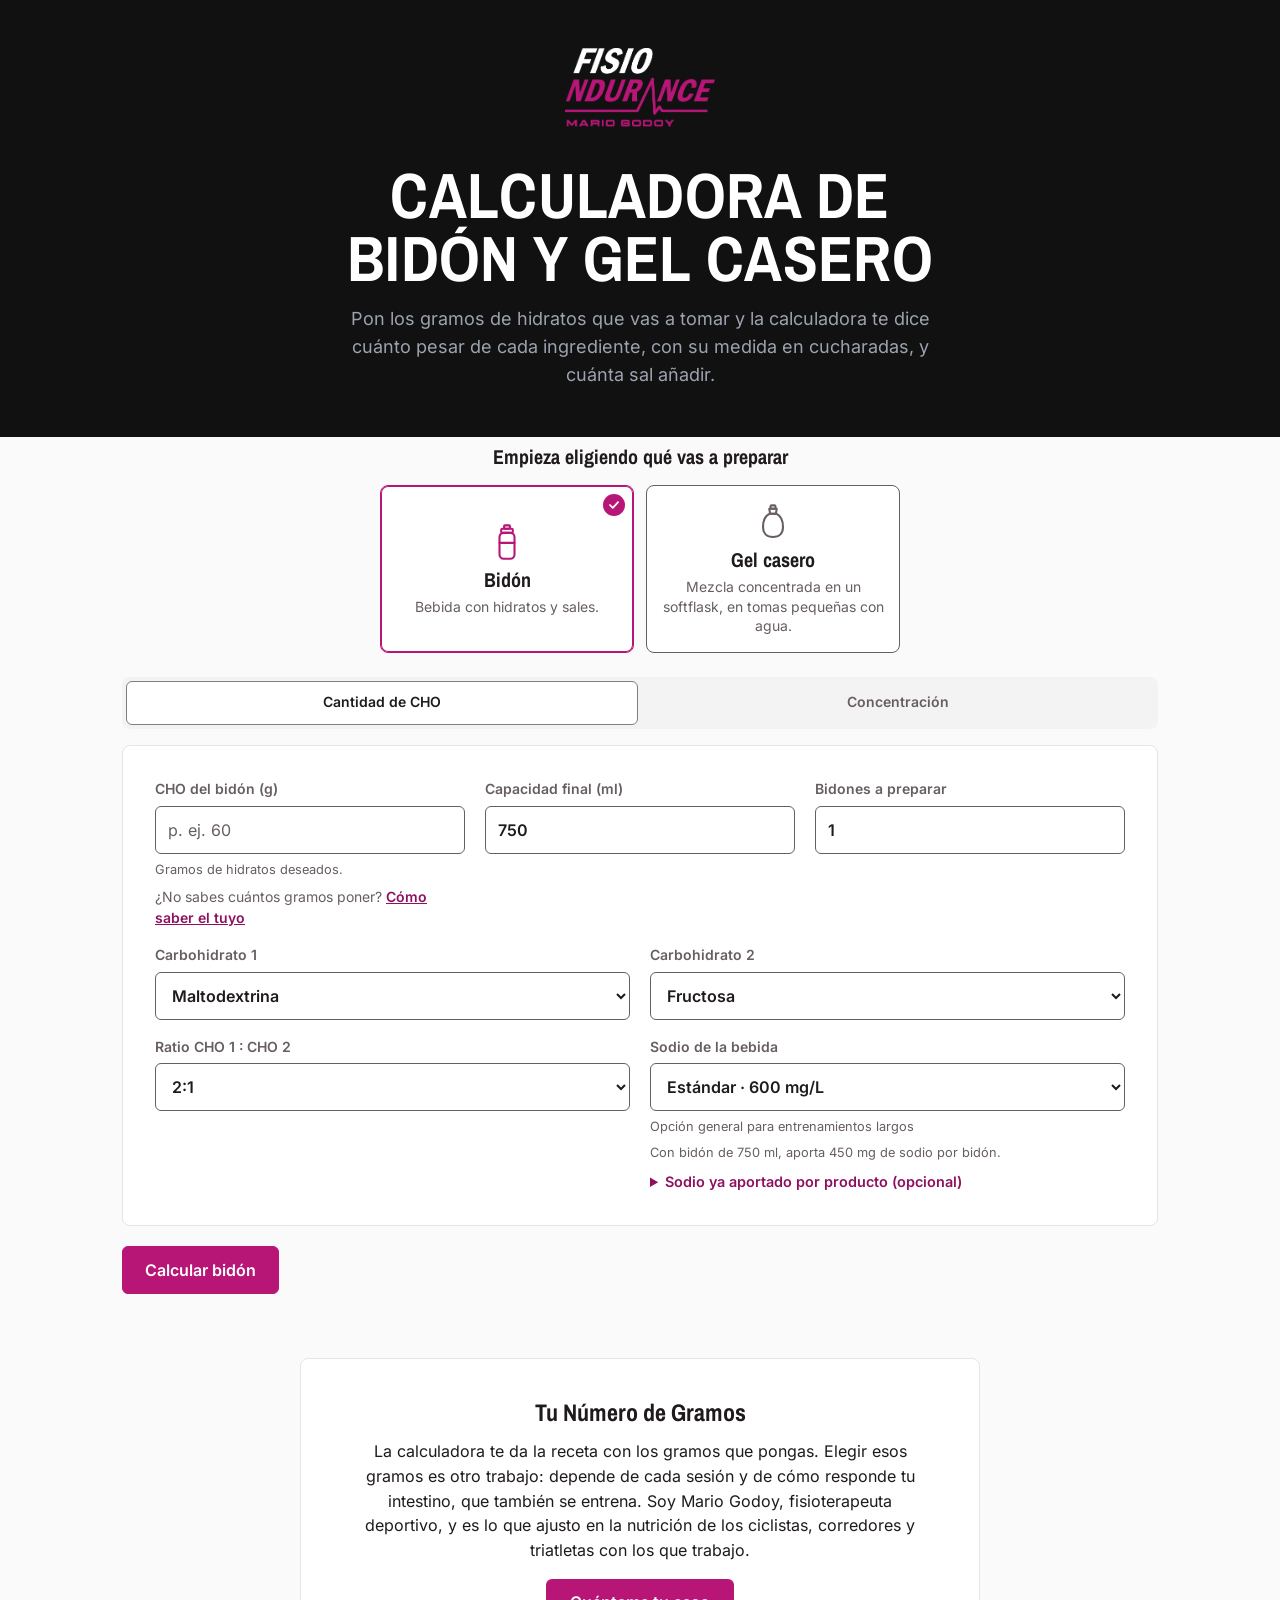
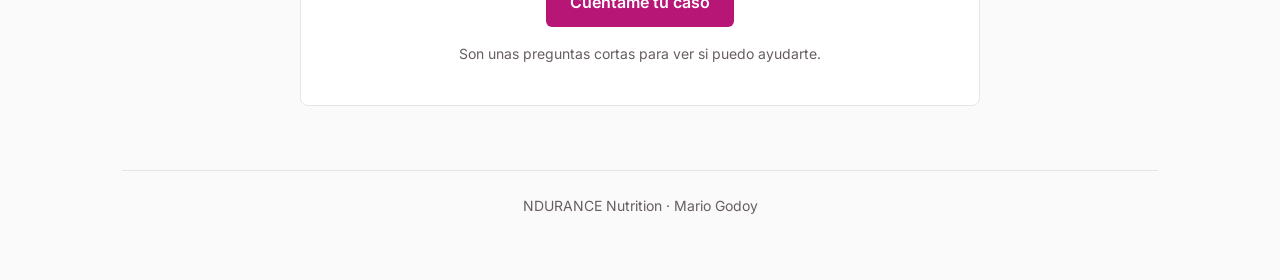
<file: bidon-gel/index.html>
<!DOCTYPE html>
<html lang="es">
<head>
<meta charset="utf-8">
<meta name="viewport" content="width=device-width, initial-scale=1">
<meta name="robots" content="noindex, nofollow">
<title>CALCULADORA DE BIDÓN Y GEL CASERO | NDURANCE Nutrition</title>
<link rel="icon" type="image/png" href="img/favicon.png">
<link rel="apple-touch-icon" href="img/apple-touch-icon.png">
<link rel="stylesheet" href="brand.css">
<link rel="stylesheet" href="guias-web.css">
<link rel="stylesheet" href="bidon-gel.css">
<meta name="description" content="Pon tus gramos de hidratos y te da la receta de tu bidón o de tu gel casero, con medidas de cocina.">
<meta property="og:type" content="website">
<meta property="og:title" content="Calculadora de bidón y gel casero">
<meta property="og:description" content="Pon tus gramos de hidratos y te da la receta de tu bidón o de tu gel casero, con medidas de cocina.">
<meta property="og:image" content="https://guias.mariogodoyfisioterapeuta.com/bidon-gel/img/compartir.png">
<meta property="og:image:width" content="1200">
<meta property="og:image:height" content="630">
<meta name="twitter:card" content="summary_large_image">
</head>
<body class="guia-web">
<header class="portada-web" data-portada>
  <div class="portada-interior">
    <img class="portada-logo" src="img/wordmark-dark.png" alt="FisioNdurance, Mario Godoy">
    <h1>CALCULADORA DE BIDÓN Y GEL CASERO</h1>
    <p class="cabecera-sub">Pon los gramos de hidratos que vas a tomar y la calculadora te dice cuánto pesar de cada ingrediente, con su medida en cucharadas, y cuánta sal añadir.</p>
    
  </div>
</header>
<div class="pagina">
  <main class="contenido">
<div class="calc" data-calculadora><noscript>La calculadora necesita JavaScript para hacer las cuentas.</noscript></div>
<section class="llamada" data-solo-publica hidden id="llamada">
<h2>Tu Número de Gramos</h2>
<p>La calculadora te da la receta con los gramos que pongas. Elegir esos gramos es otro trabajo: depende de cada sesión y de cómo responde tu intestino, que también se entrena. Soy Mario Godoy, fisioterapeuta deportivo, y es lo que ajusto en la nutrición de los ciclistas, corredores y triatletas con los que trabajo.</p>
<p><a class="llamada-boton" href="https://web.mariogodoyfisioterapeuta.com/widget/survey/LUysMy946cYAkvudKeN9" target="_blank" rel="noopener">Cuéntame tu caso</a></p>
<p>Son unas preguntas cortas para ver si puedo ayudarte.</p>
</section>
  </main>
  <footer class="pie">
    NDURANCE Nutrition · Mario Godoy
  </footer>
</div>
<script src="titulos.js"></script>
<script src="calc-bidon.js"></script>
<script src="calc-gel.js"></script>
<script src="presentacion.js"></script>
<script src="enlace.js"></script>
<script src="resultado.js"></script>
<script src="ficha.js"></script>
<script src="calculadora.js"></script>
<script>NduranceCalculadora.montar(document.querySelector('[data-calculadora]'));</script>
</body>
</html>
</file>
<file: alimentos/brand.css>
:root {
  --primario: #B71677;
  --primario-oscuro: #8E1160;
  --primario-tenue: #FDE4EE;
  --tinta: #1F1A1D;
  --texto-sec: #675E63;
  --filete: #E5E5E5;
  --gris: #F3F3F3;
  --franja: #111111;
  --blanco: #FFFFFF;
  --exito: #15803D;
  --aviso: #B45309;
  --aviso-fondo: #FEF3C7;
  --error: #B91C1C;
  --fondo-web: #FAFAFA;
  --oscuro-sup: #1A1A1A;
  --oscuro-borde: #2D2D2D;
  --claro: #F5F5F5;
  --claro-sec: #9CA3AF;
  --referencia: #857C81;
}
/* Estilos de marca para las guias HTML de NDURANCE Nutrition. Brand book 2.1 (2026-10-21):
   Archivo Narrow en titulares y cifras, Inter en el resto, papel blanco, franja negra con
   el wordmark, titulos de seccion en mayusculas magenta y superficies neutras sin radio.
   En el PDF, la escala en pt de la plantilla de Docs; en pantalla, la misma en proporcion.
   Las variables --primario, --tinta, etc. las inyecta render.py desde tokens.py. */

@font-face { font-family: "Inter"; font-weight: 400; font-display: swap; src: url("fonts/Inter-Regular.ttf") format("truetype"); }
@font-face { font-family: "Inter"; font-weight: 600; font-display: swap; src: url("fonts/Inter-SemiBold.ttf") format("truetype"); }
@font-face { font-family: "Archivo Narrow"; font-weight: 600; font-display: swap; src: url("fonts/ArchivoNarrow-SemiBold.ttf") format("truetype"); }
@font-face { font-family: "Archivo Narrow"; font-weight: 700; font-display: swap; src: url("fonts/ArchivoNarrow-Bold.ttf") format("truetype"); }

*, *::before, *::after { box-sizing: border-box; }
html { -webkit-text-size-adjust: 100%; }
body {
  margin: 0;
  background: var(--blanco);
  color: var(--tinta);
  font-family: Inter, system-ui, -apple-system, sans-serif;
  font-size: 17px;
  line-height: 1.55;
}
img { max-width: 100%; height: auto; }
a { color: var(--primario-oscuro); }
strong { font-weight: 600; }

/* Franja: negra a todo el ancho, con el wordmark oscuro a la izquierda */
.franja { background: var(--franja); }
.franja-interior { max-width: 820px; margin: 0 auto; padding: 14px 16px; }
.franja img { display: block; height: 44px; width: auto; }

/* Pagina */
.pagina { max-width: 820px; margin: 0 auto; padding: 32px 16px 48px; }
/* Cabecera del documento: titular centrado y subtitulo, sin linea de datos */
.cabecera { text-align: center; margin: 0 0 40px; }
.cabecera h1 {
  font-family: "Archivo Narrow", Inter, sans-serif;
  font-weight: 700;
  font-size: 2.4rem;
  line-height: 1.1;
  margin: 0;
  color: var(--tinta);
}
.cabecera-sub { margin: 10px 0 0; font-size: 1.2rem; color: var(--texto-sec); }
@media screen and (max-width: 767px) {
  .franja img { height: 36px; }
  .cabecera { margin-bottom: 32px; }
  .cabecera h1 { font-size: 1.9rem; }
  .cabecera-sub { font-size: 1.1rem; }
}
.pie {
  margin-top: 48px;
  padding-top: 12px;
  border-top: 1px solid var(--filete);
  color: var(--texto-sec);
  font-size: 0.8rem;
  text-align: center;
}

/* Prosa. Titulo de seccion: Inter 600 en mayusculas magenta, con filete y sin numeros.
   Subtitulo: Archivo Narrow en tinta y caja normal. */
h2, h3 { line-height: 1.25; }
h2 {
  font-family: Inter, system-ui, sans-serif;
  font-weight: 600;
  font-size: 1.4rem;
  text-transform: uppercase;
  color: var(--primario);
  margin: 40px 0 14px;
  padding-bottom: 6px;
  border-bottom: 1px solid var(--primario);
}
/* Las secciones de primer nivel de una guia: cambio de bloque, con mas aire */
.contenido > h2 { margin: 64px 0 16px; }
.contenido > h2:first-child { margin-top: 0; }
h3 {
  font-family: "Archivo Narrow", Inter, sans-serif;
  font-weight: 700;
  font-size: 1.45rem;
  color: var(--tinta);
  margin: 28px 0 8px;
}
p, ul, ol { margin: 0 0 12px; }
/* Parrafos justificados con guionado en escritorio e impresion; en bandera en el movil,
   donde la columna es estrecha y la justificacion abre rios. Listas, pies y tablas, en bandera.
   Excepcion: las guias con apartados por tarjetas justifican tambien en el movil (mas abajo). */
@media screen and (min-width: 768px), print {
  .contenido p, .aviso p { text-align: justify; hyphens: auto; -webkit-hyphens: auto; }
  .contenido li, .contenido td, .contenido th { text-align: left; hyphens: manual; }
  .contenido figcaption { hyphens: manual; }
  /* Las columnas estrechas de la intra, en bandera: justificadas abren huecos. */
  .contenido .plan p { text-align: left; hyphens: manual; }
}
li { margin-bottom: 4px; }

/* Componentes */
/* Caja neutra: gris claro con filete izquierdo magenta; la de aviso, con el filete en ambar */
.aviso {
  border-left: 1.2mm solid var(--primario);
  background: var(--gris);
  padding: 14px 18px;
  margin: 20px 0;
}
.aviso-ambar { border-left-color: var(--aviso); }
.aviso > :last-child { margin-bottom: 0; }
/* Banda: cabecera de un grupo dentro de una seccion. Es un subtitulo, no un bloque de color */
.banda {
  margin: 36px 0 8px;
  font-family: "Archivo Narrow", Inter, sans-serif;
  font-weight: 700;
  font-size: 1.45rem;
  line-height: 1.25;
  color: var(--tinta);
}
.banda + p { color: var(--texto-sec); }

/* Tabla: cabecera sin relleno con filete en tinta, filetes entre filas y cebra gris */
.tabla-envoltorio { margin: 16px 0 24px; }
.tabla-datos {
  width: 100%;
  border-collapse: collapse;
  font-size: 0.95rem;
}
.tabla-datos th, .tabla-datos td {
  padding: 9px 10px;
  text-align: left;
  vertical-align: top;
  border-bottom: 1px solid var(--filete);
}
/* La cabecera manda sobre las filas: mas grande y en tinta (Mario, 2026-10-16). */
.tabla-datos thead th {
  color: var(--tinta);
  font-size: 1.05rem;
  font-weight: 600;
  vertical-align: bottom;
  border-bottom: 1.5px solid var(--tinta);
}
.tabla-datos tbody tr:nth-child(even) { background: var(--gris); }
.tabla-datos td:first-child { font-weight: 600; }
/* Cifras a la derecha y con anchura fija, para que las columnas no bailen */
.tabla-datos .num, .contenido .tabla-datos .num { text-align: right; font-variant-numeric: tabular-nums; white-space: nowrap; }

@media screen and (max-width: 767px) {
  .tabla-compacta th, .tabla-compacta td { padding: 8px 8px; font-size: 0.9rem; }
  .tabla-datos:not(.tabla-compacta) thead { display: none; }
  .tabla-datos:not(.tabla-compacta), .tabla-datos:not(.tabla-compacta) tbody,
  .tabla-datos:not(.tabla-compacta) tr, .tabla-datos:not(.tabla-compacta) td { display: block; width: 100%; }
  .tabla-datos:not(.tabla-compacta) { border: 0; background: transparent; }
  .tabla-datos:not(.tabla-compacta) tr {
    border: 1px solid var(--filete);
    background: var(--blanco);
    margin-bottom: 12px;
    padding: 6px 0;
  }
  .tabla-datos:not(.tabla-compacta) tbody tr:nth-child(even) { background: var(--blanco); }
  .tabla-datos:not(.tabla-compacta) td { border: 0; padding: 6px 14px; text-align: left; }
  .tabla-datos:not(.tabla-compacta) td::before {
    content: attr(data-etiqueta);
    display: block;
    font-size: 0.8rem;
    font-weight: 600;
    color: var(--texto-sec);
  }
  .tabla-datos:not(.tabla-compacta) td:first-child { font-size: 1.05rem; padding-top: 10px; }
  .tabla-datos:not(.tabla-compacta) td:first-child::before { display: none; }
}

/* Tarjetas de seccion: la portada interactiva de la guia */
.preambulo { margin-bottom: 8px; }
.tarjetas-secciones { display: grid; grid-template-columns: repeat(3, 1fr); gap: 14px; margin: 20px 0 32px; }
.tarjeta-seccion {
  font: inherit;
  text-align: left;
  color: var(--tinta);
  background: var(--gris);
  border: 1px solid var(--gris);
  padding: 20px 18px;
  cursor: pointer;
  display: flex;
  flex-direction: column;
  gap: 8px;
}
.tarjeta-seccion:hover, .tarjeta-seccion[aria-pressed="true"] { border-color: var(--primario); }
.tarjeta-seccion:focus-visible { outline: 2px solid var(--primario); outline-offset: 2px; }
.tarjeta-icono { display: block; width: 44px; height: 44px; color: var(--primario); }
.tarjeta-icono svg { width: 100%; height: 100%; fill: currentColor; }
.tarjeta-titulo { font-family: "Archivo Narrow", Inter, sans-serif; font-weight: 700; font-size: 1.2rem; line-height: 1.2; }
.tarjeta-descripcion { color: var(--texto-sec); font-size: 0.95rem; line-height: 1.4; }
/* Con un apartado abierto, las tarjetas quedan arriba separadas por una linea del contenido. */
.tarjetas-secciones.compacta {
  display: flex; flex-wrap: wrap; gap: 8px; margin: 12px 0 28px;
  padding-bottom: 16px; border-bottom: 1px solid var(--filete);
}
.tarjetas-secciones.compacta .tarjeta-seccion { flex-direction: row; align-items: center; padding: 8px 14px 8px 10px; gap: 8px; }
.tarjetas-secciones.compacta .tarjeta-icono { width: 24px; height: 24px; }
.tarjetas-secciones.compacta .tarjeta-titulo { font-size: 1rem; }
.tarjetas-secciones.compacta .tarjeta-descripcion { display: none; }
/* El titulo del apartado abierto: el titulo de seccion, algo mayor en pantalla. */
.seccion > h2:first-child { font-size: 1.55rem; margin-top: 0; }
.volver { margin-top: 32px; }
.volver a { font-weight: 600; }
@media screen and (max-width: 767px) {
  .tarjetas-secciones { grid-template-columns: 1fr; }
  .tarjetas-secciones.compacta { flex-wrap: nowrap; overflow-x: auto; padding-bottom: 14px; }
  .tarjetas-secciones.compacta .tarjeta-seccion { flex: 0 0 auto; }
  /* Peticion de Mario del 2026-10-17, solo en el movil: titulo del apartado centrado y
     parrafos justificados a 15 px. El guionado evita los rios en la columna estrecha. */
  .seccion > h2:first-child { text-align: center; }
  /* Con la escala del 2.1 el titulo de seccion se acercaba al titular en el movil y se
     partia en dos lineas. Aqui baja a 20 px: por encima del cuerpo y lejos del h1. */
  h2, .seccion > h2:first-child { font-size: 1.25rem; }
  h3, .banda { font-size: 1.35rem; }
  .seccion > p { font-size: 0.9375rem; text-align: justify; hyphens: auto; -webkit-hyphens: auto; }
}

/* Portada: solo en el PDF */
.portada { display: none; }

/* Imagen a ancho completo dentro de una tarjeta */
.grafico { margin: 16px 0; background: var(--blanco); border: 1px solid var(--filete); padding: 12px; }
.grafico img { display: block; width: 100%; }

/* Conversion crudo/cocinado: tarjetas grises centradas, el factor en Archivo Narrow y tinta */
.conversion { display: grid; grid-template-columns: repeat(2, 1fr); gap: 12px; margin: 16px 0 24px; }
.conversion-card { background: var(--gris); padding: 14px; text-align: center; }
.conversion-card h3 {
  margin: 0 0 10px;
  font-family: Inter, system-ui, sans-serif;
  font-weight: 600;
  font-size: 0.75rem;
  text-transform: uppercase;
  color: var(--texto-sec);
}
.conversion-fila { display: grid; grid-template-columns: 1fr auto 1fr; gap: 10px; align-items: center; }
.conversion-fila figure { margin: 0; text-align: center; }
.conversion-fila img { display: block; width: 100%; aspect-ratio: 1 / 1; object-fit: contain; }
.conversion-fila figcaption { margin-top: 6px; font-size: 0.85rem; color: var(--texto-sec); }
.conversion-fila figcaption strong { display: block; color: var(--tinta); font-size: 1rem; }
.conversion-factor { font-family: "Archivo Narrow", Inter, sans-serif; font-weight: 700; font-size: 1.8rem; line-height: 1; color: var(--tinta); white-space: nowrap; }
.conversion-factor::first-letter { color: var(--primario); }
@media screen and (max-width: 767px) {
  .conversion { grid-template-columns: 1fr; }
}

/* Catalogo de alimentos */
.indice { display: flex; flex-wrap: wrap; gap: 8px; margin: 12px 0 20px; }
.indice a {
  font-size: 0.9rem;
  font-weight: 600;
  text-decoration: none;
  color: var(--primario-oscuro);
  background: var(--blanco);
  border: 1px solid var(--filete);
  padding: 6px 12px;
}
.buscador { margin: 0 0 24px; }
.buscador label { display: block; font-weight: 600; margin-bottom: 6px; }
.buscador input {
  width: 100%;
  font: inherit;
  padding: 12px 14px;
  border: 1px solid var(--filete);
  border-radius: 6px;
  background: var(--blanco);
  color: var(--tinta);
}
.buscador input:focus-visible { outline: 2px solid var(--primario-tenue); outline-offset: 2px; border-color: var(--primario); }
.buscador-estado { margin: 6px 0 0; color: var(--texto-sec); font-size: 0.9rem; }
.etiquetas { list-style: none; display: flex; flex-wrap: wrap; gap: 8px; padding: 0; margin: 8px 0 16px; }
.etiquetas li {
  background: var(--gris);
  padding: 6px 12px;
  margin: 0;
  font-size: 0.95rem;
}
.categoria {
  margin: 48px 0;
  padding-bottom: 8px;
  border: 1px solid var(--filete);
  background: var(--blanco);
  scroll-margin-top: 16px;
}
.categoria > .banda {
  margin: 0;
  padding: 18px 20px;
  border-left: 4px solid var(--primario);
  border-bottom: 1px solid var(--filete);
  background: var(--gris);
  font-size: 1.8rem;
  line-height: 1.2;
}
.categoria > h3 {
  margin: 28px 16px 8px;
  padding-bottom: 8px;
  border-bottom: 1px solid var(--filete);
  font-family: Inter, sans-serif;
  font-size: 1.1rem;
  font-weight: 600;
  color: var(--primario-oscuro);
}
.categoria > .productos, .categoria > .etiquetas { margin: 12px 16px 24px; }
.seccion > .catalogo-leyenda { display: flex; align-items: flex-start; gap: 8px; font-size: 0.875rem; text-align: left; }
.catalogo-leyenda-muestra {
  display: inline-block;
  flex: none;
  width: 18px;
  height: 18px;
  margin-top: 3px;
  background: var(--aviso-fondo);
  border: 1px solid var(--aviso);
}
.categoria-aviso {
  display: flex;
  align-items: flex-start;
  gap: 8px;
  margin: 16px 16px 8px;
  padding: 12px;
  border-left: 4px solid var(--aviso);
  background: var(--gris);
  text-align: left;
}
.categoria-aviso-icono { flex: none; width: 20px; height: 20px; margin-top: 2px; }
.categoria-aviso-icono path { stroke: var(--aviso); stroke-width: 1.7; stroke-linecap: round; stroke-linejoin: round; }
.categoria-aviso-icono circle { fill: var(--aviso); }
.categoria[data-categoria="Buenos procesados"] .producto,
.categoria[data-categoria="Buenos procesados"] .etiquetas li { background: var(--aviso-fondo); }
.categoria[data-categoria="Buenos procesados"] .producto[data-aparicion="GUIA-0153"] { background: var(--blanco); }
.categoria > .productos:not(:has(.producto:not([hidden]))),
.categoria > .etiquetas:not(:has(li:not([hidden]))) { display: none; }
.productos { display: grid; grid-template-columns: repeat(auto-fill, minmax(150px, 1fr)); gap: 12px; margin: 8px 0 16px; }
.producto {
  position: relative;
  margin: 0;
  background: var(--blanco);
  border: 1px solid var(--filete);
  padding: 10px;
  text-align: center;
}
.producto-foto { display: block; width: 100%; aspect-ratio: 1 / 1; object-fit: contain; }
.producto-super { position: absolute; top: 8px; left: 8px; max-width: 60px; max-height: 28px; width: auto; height: auto; object-fit: contain; object-position: left top; }
.producto figcaption { margin-top: 8px; font-size: 0.9rem; font-weight: 600; line-height: 1.3; }
/* Desplegable «Ir a categoria»: solo en el movil y solo con el script en marcha, que es
   quien pone la clase. Sin script se quedan los botones del indice. */
.ir-categoria { display: none; margin: 0 0 16px; }
.ir-categoria label { display: block; font-weight: 600; margin-bottom: 6px; }
.ir-categoria-campo { position: relative; }
.ir-categoria-campo::after {
  content: "";
  position: absolute;
  top: 50%;
  right: 16px;
  width: 8px;
  height: 8px;
  border-right: 2px solid var(--primario);
  border-bottom: 2px solid var(--primario);
  transform: translateY(-70%) rotate(45deg);
  pointer-events: none;
}
.ir-categoria select {
  width: 100%;
  font: inherit;
  padding: 12px 40px 12px 14px;
  border: 1px solid var(--filete);
  border-radius: 6px;
  background: var(--blanco);
  color: var(--tinta);
  -webkit-appearance: none;
  appearance: none;
}
.ir-categoria select:focus-visible { outline: 2px solid var(--primario-tenue); outline-offset: 2px; border-color: var(--primario); }
/* Movil, peticion de Mario del 2026-10-17: desplegable en vez de doce botones, la
   categoria como barra gris con filete magenta (el recurso de la franja de referencia de
   la calculadora) y tres columnas de tarjetas mas pequenas para recortar el scroll. */
@media screen and (max-width: 767px) {
  .con-selector-categorias .indice { display: none; }
  .con-selector-categorias .ir-categoria { display: block; }
  .categoria { margin: 32px 0; }
  .categoria > .banda {
    margin: 0;
    padding: 14px;
    background: var(--gris);
    border-left: 4px solid var(--primario);
    font-size: 1.45rem;
    text-transform: none;
    letter-spacing: normal;
  }
  .categoria > h3 { margin: 24px 12px 8px; padding-bottom: 6px; font-size: 1rem; }
  .categoria > .productos, .categoria > .etiquetas { margin: 12px 12px 20px; }
  .categoria-aviso { margin: 12px 12px 8px; padding: 10px; font-size: 0.875rem; }
  .productos { grid-template-columns: repeat(3, 1fr); gap: 8px; }
  .producto { padding: 6px; }
  .producto-super { top: 4px; left: 4px; max-width: 36px; max-height: 18px; }
  .producto figcaption { margin-top: 4px; font-size: 0.75rem; line-height: 1.25; }
}
@media screen and (max-width: 359px) {
  .productos { grid-template-columns: repeat(2, 1fr); }
}

/* Selector de botones: lo comparten el plan de la intra y la calculadora de bidon y gel */
.solo-impresion { display: none; }
.selector-objetivos { display: flex; flex-wrap: wrap; gap: 8px; margin: 12px 0 20px; }
.selector-objetivos button {
  font: inherit;
  font-weight: 600;
  padding: 10px 18px;
  border-radius: 6px;
  border: 1px solid var(--primario);
  background: var(--blanco);
  color: var(--primario-oscuro);
  cursor: pointer;
}
.selector-objetivos button[aria-pressed="true"] { background: var(--primario); color: var(--blanco); }
.selector-objetivos button:focus-visible { outline: 2px solid var(--primario); outline-offset: 2px; }
/* Lista de la intra: un numero, el marcador fijo y una fila por opcion. Superficies sin radio,
   como el resto de la guia; radio solo en botones y campos. Las cifras van en tinta: el magenta
   marca la fila elegida y la barra. */
/* overflow-anchor: de que la fila tocada no se mueva se encarga planificador.js, en todos los navegadores. */
.plan { margin-bottom: 24px; overflow-anchor: none; }
.plan-pauta { margin: 0 0 12px; padding: 14px 16px; background: var(--gris); }
.plan-rapidos { margin: 8px 0 0; }
.plan-rapidos button { flex: 1 1 0; padding: 8px 4px; }
.plan-alerta { margin: 0 0 12px; }

/* Marcador: fijo y fino, para no tapar la lista en el movil. */
.plan-marcador {
  position: sticky;
  top: 0;
  z-index: 5;
  margin: 0 0 8px;
  padding: 6px 0 8px;
  background: var(--blanco);
  border-bottom: 1px solid var(--filete);
}
.contenido .plan .plan-marcador-texto { display: flex; align-items: baseline; justify-content: space-between; gap: 12px; margin: 0; line-height: 1.3; hyphens: manual; }
.plan-llevas { font-size: 0.85rem; color: var(--texto-sec); }
.plan-estado { margin-left: auto; font-family: "Archivo Narrow", Inter, sans-serif; font-weight: 700; font-size: 1.25rem; color: var(--tinta); }
.plan-estado.es-cumplida { color: var(--exito); }
.plan-estado.es-pasas { color: var(--aviso); }
.plan-barra { height: 6px; margin-top: 6px; background: var(--gris); }
.plan-barra span { display: block; width: 0; height: 100%; background: var(--primario); transition: width 150ms ease; }
.plan-barra span.es-cumplida { background: var(--exito); }
.plan-barra span.es-pasas { background: var(--aviso); }

/* Apartados cerrados de entrada. El triangulo del navegador se sustituye por un angulo de marca. */
.plan-grupo { border-bottom: 1px solid var(--filete); }
.plan-grupo > summary {
  display: flex;
  align-items: center;
  gap: 12px;
  min-height: 48px;
  padding: 6px 0;
  list-style: none;
  cursor: pointer;
}
.plan-grupo > summary::-webkit-details-marker { display: none; }
.plan-grupo > summary::before {
  content: "";
  flex: 0 0 auto;
  width: 8px;
  height: 8px;
  margin: 0 3px;
  border-right: 2px solid var(--primario);
  border-bottom: 2px solid var(--primario);
  transform: rotate(-45deg);
  transition: transform 150ms ease;
}
.plan-grupo[open] > summary::before { transform: rotate(45deg); }
.plan-grupo > summary:focus-visible { outline: 2px solid var(--primario); outline-offset: 2px; }
.contenido .plan-grupo h3 { margin: 0; }
.plan-grupo-cuenta { margin-left: auto; font-size: 0.85rem; font-weight: 600; color: var(--primario-oscuro); white-space: nowrap; }
.plan-grupo > .plan-fila:last-child { border-bottom: 0; }
.plan-fila {
  display: grid;
  grid-template-columns: 52px minmax(0, 1fr) auto;
  gap: 6px 10px;
  align-items: center;
  padding: 10px 0 10px 6px;
  border-bottom: 1px solid var(--filete);
  border-left: 3px solid transparent;
}
.plan-fila.es-elegida { border-left-color: var(--primario); }
.plan-foto { width: 52px; height: 52px; background: var(--blanco); }
.plan-foto img { display: block; width: 100%; height: 100%; object-fit: contain; }
.plan-foto.plan-foto-vacia { background: var(--gris); }
.contenido .plan-fila p { margin: 0; line-height: 1.3; }
.contenido .plan-fila h4 { margin: 0; font-family: "Archivo Narrow", Inter, sans-serif; font-weight: 700; font-size: 1.05rem; line-height: 1.2; color: var(--tinta); }
.contenido .plan-fila .plan-detalle { font-size: 0.8rem; color: var(--texto-sec); }
.contenido .plan-fila .plan-hc { font-size: 0.8rem; color: var(--texto-sec); }
.plan-hc strong { font-family: "Archivo Narrow", Inter, sans-serif; font-weight: 700; font-size: 1.05rem; color: var(--tinta); }
.contenido .plan-fila .plan-nota { font-size: 0.8rem; font-weight: 600; color: var(--tinta); }
.contenido .plan-fila .plan-nota-aviso { font-weight: 400; color: var(--texto-sec); }
.plan-ver-receta { padding: 2px 0 0; font: inherit; font-size: 0.8rem; font-weight: 600; color: var(--primario-oscuro); text-decoration: underline; background: none; border: 0; cursor: pointer; }
.plan-ficha { grid-column: 1 / -1; min-width: 0; margin-top: 6px; padding-top: 12px; border-top: 1px solid var(--filete); }
.plan-ficha[hidden] { display: none; }
.contenido .plan-ficha h5:first-child { margin-top: 0; }
.contenido .plan-ficha h5 { margin: 14px 0 4px; font-family: Inter, sans-serif; font-weight: 600; font-size: 0.95rem; color: var(--tinta); }
.plan-ficha ul, .plan-ficha ol { margin: 0; padding-left: 20px; font-size: 0.95rem; }
.plan-macros { width: 100%; max-width: 480px; border-collapse: collapse; font-size: 0.95rem; }
.plan-macros th, .plan-macros td { padding: 5px 0; border-bottom: 1px solid var(--filete); text-align: left; font-weight: 400; }
.plan-macros td { text-align: right; font-variant-numeric: tabular-nums; white-space: nowrap; }
.plan-macros tr.is-key th, .plan-macros tr.is-key td { font-weight: 600; }
.plan-bidon { display: flex; align-items: center; gap: 6px; margin: 2px 0; }
.plan-bidon > label { margin: 0; font-weight: 400; color: var(--texto-sec); }
.calc-campo.plan-bidon input[type="number"] { width: 68px; padding: 6px 8px; }
.plan-contador { display: flex; align-items: center; gap: 4px; }
.plan-contador button {
  width: 40px;
  height: 40px;
  font: inherit;
  font-size: 1.25rem;
  font-weight: 600;
  line-height: 1;
  color: var(--primario);
  background: var(--blanco);
  border: 1px solid var(--primario);
  border-radius: 6px;
  cursor: pointer;
}
.plan-contador button:disabled { color: var(--filete); border-color: var(--filete); cursor: default; }
.plan-contador output { min-width: 26px; text-align: center; font-family: "Archivo Narrow", Inter, sans-serif; font-weight: 700; font-size: 1.15rem; color: var(--tinta); }
.plan-contador button:focus-visible, .plan-ver-receta:focus-visible { outline: 2px solid var(--primario); outline-offset: 2px; }
/* Justo bajo el marcador. Solo el marcador es fijo: una lista que crece taparia la pantalla. */
.plan-resumen { margin: 0 0 6px; font-size: 0.9rem; }
.plan-resumen ul { margin: 0; padding: 0; list-style: none; }
.plan-resumen li { display: flex; justify-content: space-between; gap: 12px; margin: 0; padding: 3px 0; }
.plan-resumen li span:last-child { flex: 0 0 auto; font-variant-numeric: tabular-nums; color: var(--texto-sec); }

/* Impresion: el PDF sale del mismo HTML. Los margenes laterales los pone .pagina y no la
   pagina, para que la franja llegue a los bordes; la primera hoja arranca sin margen
   arriba por lo mismo. Chrome recorta lo que invade el margen de pagina. */
@media print {
  @page { size: A4; margin: 14mm 0 16mm; }
  @page :first { margin-top: 0; }
  * { -webkit-print-color-adjust: exact; print-color-adjust: exact; }
  body { background: var(--blanco); font-size: 11pt; line-height: 1.5; }
  p { margin: 0 0 6pt; }
  .franja-interior { max-width: none; padding: 5mm 17mm; }
  .franja img { height: 12mm; }
  .pagina { max-width: none; padding: 8mm 17mm 0; }
  .cabecera { margin-bottom: 8mm; }
  .cabecera h1 { font-size: 28pt; }
  .cabecera-sub { font-size: 12pt; margin-top: 2mm; }
  h2 { font-size: 14pt; margin: 18pt 0 8pt; padding-bottom: 3pt; border-bottom-width: 1pt; }
  h3, .banda { font-size: 15pt; }
  .tabla-datos { font-size: 9pt; }
  .tabla-datos thead th { font-size: 10pt; border-bottom-width: 1.2pt; }
  .pie { font-size: 7pt; }
  .solo-pantalla { display: none !important; }
  .solo-impresion { display: block; }
  /* Un titulo viaja con lo que introduce: con titulares mas estrechos el texto sube y un
     subtitulo podia quedarse solo al pie de la hoja. */
  h2, h3, .banda { break-after: avoid; }
  .tabla-datos tr, .aviso { break-inside: avoid; }
  .contenido > h2 { break-before: page; margin-top: 0; }
  .contenido > h2:first-child { break-before: auto; }
  a { text-decoration: none; color: inherit; }
  /* Portada: debajo de la franja, el titular centrado en la hoja. La cabecera de pantalla
     sobra detras: repetiria el titulo en la segunda hoja. */
  .portada {
    display: flex;
    flex-direction: column;
    justify-content: center;
    align-items: center;
    text-align: center;
    height: calc(100vh - 22mm - 8mm);
    break-after: page;
  }
  .portada + .cabecera { display: none; }
  .portada h1 { font-family: "Archivo Narrow", Inter, sans-serif; font-weight: 700; font-size: 36pt; line-height: 1.1; color: var(--tinta); margin: 0 0 4mm; }
  .portada p { color: var(--texto-sec); font-size: 12pt; margin: 0; }
  .portada-pie { margin-top: 24mm !important; font-size: 9pt !important; }
  .indice, .buscador, .tarjetas-secciones, .volver { display: none; }
  .seccion[hidden], .preambulo[hidden] { display: block; }
  /* La pestaña de recetas es solo de pantalla, también mientras está en pausa. */
  .seccion:has(.recetas), .seccion:has(.recetas-proximamente) { display: none !important; }
  .seccion + .seccion { break-before: page; }
  .productos { grid-template-columns: repeat(4, 1fr); }
  .producto, .etiquetas li, .categoria .banda, .conversion-card { break-inside: avoid; }
}

/* Calculadora de equivalencias: estilo de herramienta. Panel gris de controles, una caja
   de referencia y una lista con los gramos en Archivo Narrow y en tinta. */
.equivalencias { margin: 24px 0 8px; }
.eq-controles {
  display: flex;
  flex-wrap: wrap;
  gap: 16px 24px;
  padding: 20px;
  background: var(--gris);
}
.eq-campo { flex: 1 1 220px; margin: 0; }
.eq-campo label {
  display: block;
  font-size: 0.8rem;
  font-weight: 600;
  color: var(--tinta);
  margin-bottom: 6px;
}
.eq-campo select, .eq-campo input, .calc-campo select, .calc-campo input[type="number"] {
  width: 100%;
  padding: 10px 12px;
  border: 1px solid var(--filete);
  border-radius: 6px;
  background: var(--blanco);
  font-family: Inter, system-ui, sans-serif;
  font-size: 1rem;
  color: var(--tinta);
}
.eq-campo select:focus-visible, .eq-campo input:focus-visible, .calc-campo select:focus-visible, .calc-campo input[type="number"]:focus-visible { outline: 2px solid var(--primario-tenue); outline-offset: 2px; border-color: var(--primario); }
.eq-campo input[type="search"] { -webkit-appearance: none; appearance: none; }
.eq-buscador-entrada { position: relative; }
.equivalencias .eq-buscador-entrada input { min-height: 48px; padding-left: 40px; padding-right: 36px; }
.eq-icono { width: 20px; height: 20px; flex-shrink: 0; vertical-align: middle; }
.eq-buscador-lupa, .eq-buscador-desplegar {
  position: absolute; top: 50%; transform: translateY(-50%);
  display: flex; color: var(--texto-sec); pointer-events: none;
}
.eq-buscador-lupa { left: 12px; }
.eq-buscador-desplegar { right: 10px; }
.eq-buscar-abierto .eq-buscador-desplegar .eq-icono { transform: rotate(180deg); }
.eq-confirmado .eq-buscador-lupa { color: var(--primario); }
.equivalencias .eq-confirmado .eq-buscador-entrada input { border-color: var(--primario); }
.equivalencias .eq-buscador-entrada input:focus-visible { outline: 2px solid var(--primario); outline-offset: 2px; }
.eq-buscador-entrada:has(input:disabled) { opacity: 0.55; }
/* Sugerencias del buscador: empujan el contenido en vez de flotar, para que en el movil no
   tapen el campo de cantidad. Cada una es un boton de 44 px de alto, comodo al dedo. */
.eq-sugerencias {
  list-style: none;
  margin: 8px 0 0;
  padding: 0;
  border: 1px solid var(--filete);
  border-radius: 6px;
  background: var(--blanco);
  max-height: min(24rem, 50vh);
  overflow-y: auto;
  overscroll-behavior: contain;
  scroll-padding-block: 96px 8px;
}
.eq-sugerencias > li { margin: 0; }
.eq-sugerencias li + li { border-top: 1px solid var(--filete); }
.eq-sugerencias button {
  display: block;
  width: 100%;
  min-height: 44px;
  padding: 8px 12px;
  border: 0;
  background: none;
  text-align: left;
  font: inherit;
  color: var(--tinta);
  cursor: pointer;
}
.eq-sugerencias button:hover, .eq-sugerencias button:focus-visible { background: var(--gris); outline: none; }
.eq-sugerencias button[role="option"] {
  display: grid; grid-template-columns: minmax(0, 1fr) 20px; align-items: center;
  gap: 12px; min-height: 56px; padding: 12px; border-left: 3px solid transparent;
}
.eq-opcion-texto { display: flex; min-width: 0; flex-direction: column; gap: 3px; }
.eq-opcion-texto .eq-alimento { font-size: 0.95rem; line-height: 1.3; overflow-wrap: anywhere; }
.eq-opcion-meta { display: flex; flex-wrap: wrap; gap: 2px 10px; color: var(--texto-sec); font-size: 0.75rem; line-height: 1.4; }
.eq-opcion-indicador { color: var(--texto-sec); }
.eq-sugerencias [data-eq-seleccionada="true"] { background: var(--gris); border-left-color: var(--primario); }
.eq-sugerencias [data-eq-seleccionada="true"] .eq-opcion-indicador { color: var(--primario); }
.eq-sugerencias .eq-opciones-info {
  position: sticky; top: 0; z-index: 2; display: flex; align-items: center;
  justify-content: space-between; gap: 8px; height: 36px; padding: 8px 12px;
  background: var(--blanco); border-bottom: 1px solid var(--filete);
  color: var(--texto-sec); font-size: 0.75rem;
}
.eq-sugerencias .eq-opciones-grupo {
  position: sticky; top: 36px; z-index: 1; display: flex; align-items: center;
  gap: 8px; padding: 10px 12px; border-left: 3px solid var(--primario);
  background: var(--gris); color: var(--tinta); font-size: 0.8rem; font-weight: 600;
  line-height: 1.3;
}
.eq-opciones-grupo > .eq-icono { color: var(--primario); }
.eq-grupo-total { margin-left: auto; padding-left: 4px; color: var(--texto-sec); font-weight: 400; font-variant-numeric: tabular-nums; }
.eq-sin-resultado { padding: 10px 12px; font-size: 0.9rem; color: var(--texto-sec); }
.eq-cantidad { display: flex; align-items: center; gap: 8px; }
.eq-cantidad span { color: var(--texto-sec); font-weight: 600; }
.eq-ayuda, .calc-nota { display: block; margin-top: 6px; font-size: 0.8rem; color: var(--texto-sec); }

/* Referencia: lo que aporta el alimento elegido, que es la cifra que se iguala. */
.eq-referencia {
  margin: 16px 0 0;
  padding: 12px 16px;
  border-left: 1.2mm solid var(--primario);
  background: var(--gris);
}
.eq-referencia[hidden] { display: none; }
.equivalencias .eq-resumen { margin: 0; font-size: 1rem; text-align: left; }
.eq-resumen strong { font-weight: 600; color: var(--tinta); }
.eq-aporte { font-family: "Archivo Narrow", Inter, sans-serif; font-weight: 700; font-size: 1.15rem; color: var(--tinta); white-space: nowrap; }
.equivalencias .eq-macro { margin: 4px 0 0; font-size: 0.85rem; color: var(--texto-sec); text-align: left; }
.eq-macro strong { font-weight: 600; color: var(--tinta); }

/* Bloques: la categoria va en barra gris con filete magenta, el mismo recurso que marca el
   inicio de una categoria en el catalogo. Antes era texto secundario sobre un filete en
   tinta y se perdia entre las filas; Mario la pidio mas visible el 2026-10-17. */
.equivalencias .eq-bloque > h4 {
  margin: 32px 0 0;
  padding: 8px 12px;
  border-left: 4px solid var(--primario);
  background: var(--gris);
  font-family: Inter, system-ui, sans-serif;
  font-size: 0.95rem;
  font-weight: 600;
  text-transform: uppercase;
  color: var(--tinta);
}
.equivalencias .eq-categoria > h3 {
  margin: 32px 0 8px;
  padding: 0;
  border: 0;
  background: transparent;
  font-family: "Archivo Narrow", Inter, sans-serif;
  font-size: 1.3rem;
  font-weight: 700;
  text-transform: none;
  color: var(--tinta);
}
.equivalencias .eq-nota { margin: 0 0 16px; font-size: 0.875rem; text-align: left; color: var(--texto-sec); }
.equivalencias .eq-categoria > .eq-bloque:first-of-type > h4 { margin-top: 16px; }
.eq-ajuste { grid-column: 1 / -1; font-size: 0.8rem; font-weight: 600; color: var(--tinta); }
.eq-categoria-ajuste {
  margin-top: 40px;
  border: 2px solid var(--aviso);
}
.equivalencias .eq-categoria-ajuste > summary {
  display: flex;
  align-items: center;
  gap: 8px;
  padding: 16px;
  background: var(--aviso-fondo);
  color: var(--tinta);
  font-family: "Archivo Narrow", Inter, sans-serif;
  font-size: 1.3rem;
  font-weight: 700;
  cursor: pointer;
  list-style: none;
}
.eq-categoria-ajuste > summary::-webkit-details-marker { display: none; }
.eq-categoria-ajuste > summary::after {
  content: "";
  width: 8px;
  height: 8px;
  margin-left: auto;
  flex-shrink: 0;
  border-right: 2px solid currentColor;
  border-bottom: 2px solid currentColor;
  transform: rotate(45deg);
  transition: transform 0.15s ease;
}
.eq-categoria-ajuste[open] > summary::after { transform: rotate(225deg); }
.eq-categoria-ajuste > summary:focus-visible { outline: 2px solid var(--primario); outline-offset: 2px; }
.eq-categoria-ajuste[open] > summary { border-bottom: 1px solid var(--aviso); }
.eq-categoria-ajuste > .eq-categoria-contenido { padding: 16px; }
.eq-categoria-ajuste .eq-bloque:first-of-type > h4 { margin-top: 16px; }
.eq-categoria-ajuste .eq-ajuste {
  margin-top: 4px;
  padding: 8px;
  background: var(--aviso-fondo);
}
.eq-aviso-icono {
  display: inline-block;
  width: 1.15em;
  height: 1.15em;
  margin-right: 0.4em;
  vertical-align: -0.15em;
  flex-shrink: 0;
}
.eq-aviso-triangulo { fill: var(--aviso-fondo); stroke: var(--aviso); stroke-width: 1.5; stroke-linejoin: round; }
.eq-aviso-signo { fill: none; stroke: var(--tinta); stroke-width: 2; stroke-linecap: round; }

/* Cada alternativa: nombre y marca, gramos a la derecha y el detalle en piezas debajo. */
.eq-lista { list-style: none; margin: 0; padding: 0; }
.eq-lista li {
  display: grid;
  grid-template-columns: minmax(0, 1fr) auto;
  align-items: baseline;
  column-gap: 16px;
  row-gap: 4px;
  padding: 12px 0;
  border-bottom: 1px solid var(--filete);
}
.eq-alimento { font-weight: 600; color: var(--tinta); }
.eq-marca { margin-left: 8px; font-size: 0.8rem; font-weight: 400; color: var(--texto-sec); }
.eq-gramos {
  font-family: "Archivo Narrow", Inter, sans-serif;
  font-size: 1.4rem;
  font-weight: 700;
  font-variant-numeric: tabular-nums;
  color: var(--tinta);
  text-align: right;
  white-space: nowrap;
}
.eq-detalle {
  grid-column: 1 / -1;
  display: flex;
  flex-wrap: wrap;
  align-items: center;
  gap: 4px 12px;
  font-size: 0.8rem;
  color: var(--texto-sec);
}
.eq-estado {
  padding: 1px 6px;
  border: 1px solid var(--filete);
  font-size: 0.72rem;
  font-weight: 600;
  color: var(--tinta);
}
.eq-dato { white-space: nowrap; font-variant-numeric: tabular-nums; }
.eq-delta { font-weight: 600; color: var(--tinta); }

/* Botones de la calculadora: discretos, con el magenta solo al pasar por encima. */
.eq-macro button, .eq-mas button {
  border: 1px solid var(--filete);
  border-radius: 6px;
  background: var(--blanco);
  color: var(--primario-oscuro);
  font-family: Inter, system-ui, sans-serif;
  font-weight: 600;
  cursor: pointer;
}
.eq-macro button { padding: 2px 10px; font-size: 0.8rem; margin-left: 6px; }
.eq-mas button { padding: 8px 16px; font-size: 0.875rem; }
.eq-macro button:hover, .eq-mas button:hover { border-color: var(--primario); }
.eq-macro button:focus-visible, .eq-mas button:focus-visible { outline: 2px solid var(--primario-tenue); outline-offset: 2px; border-color: var(--primario); }
.eq-vacio, .calc-vacio { color: var(--texto-sec); }
/* Gana a la regla movil que convierte cada fila de tabla en tarjeta. */
.equivalencias .eq-lista li.eq-oculta { display: none; }
.eq-mas { margin-top: 12px; }

/* Dos tareas de intercambio con el mismo origen y criterio. */
.equivalencias .eq-campo-cantidad { flex: 0 1 180px; }
.equivalencias [role="tabpanel"] { margin-top: 24px; min-width: 0; }
.equivalencias [role="tabpanel"][hidden] { display: none; }
.eq-modos { display: flex; gap: 8px; margin-top: 24px; border-bottom: 1px solid var(--filete); }
.eq-modos button {
  flex: 1; min-width: 0; min-height: 48px; padding: 10px 8px;
  border: 0; border-bottom: 3px solid transparent; background: var(--gris);
  font: 600 0.9rem Inter, sans-serif; color: var(--texto-sec); cursor: pointer;
}
.eq-modos button[aria-selected="true"] { border-bottom-color: var(--primario); color: var(--primario-oscuro); background: var(--blanco); }
.equivalencias .eq-modos button:focus-visible,
.equivalencias .eq-comparar:focus-visible,
.equivalencias .eq-criterio summary:focus-visible { outline: 2px solid var(--primario); outline-offset: 2px; }
.eq-sugerencias [aria-selected="true"] { background: var(--gris); outline: 2px solid var(--primario); outline-offset: -2px; }
.equivalencias .eq-criterio { margin-top: 4px; max-width: 320px; }
.eq-criterio summary { min-height: 44px; padding: 8px 0; cursor: pointer; color: var(--primario-oscuro); font-size: 0.85rem; font-weight: 600; }
.eq-criterio label { display: block; font-size: 0.8rem; margin-bottom: 4px; }
.eq-criterio select { width: 100%; min-height: 44px; padding: 8px; font: inherit; border: 1px solid var(--filete); border-radius: 6px; background: var(--blanco); color: var(--tinta); }
.eq-criterio select:focus-visible { outline: 2px solid var(--primario); outline-offset: 2px; }
.equivalencias .eq-comparar {
  grid-column: 2; grid-row: 1 / span 2; align-self: start;
  display: flex; flex-direction: column; align-items: flex-end; justify-content: center;
  min-height: 48px; padding: 0 2px 0 8px; border: 0;
  background: transparent; font: 600 0.8rem Inter, sans-serif;
  color: var(--primario-oscuro); cursor: pointer;
}
.eq-comparar:hover > span:last-child { text-decoration: underline; }
.equivalencias .eq-lista .eq-detalle { grid-column: 1; }
.equivalencias .eq-elegido { margin-top: 24px; padding-top: 16px; border-top: 1px solid var(--filete); }
.eq-elegido-cabecera { display: flex; align-items: baseline; justify-content: space-between; gap: 16px; }
.equivalencias .eq-elegido-cabecera h3 { margin: 0 0 4px; font-size: 1.45rem; overflow-wrap: anywhere; }
.eq-cantidad-destino { font: 700 2rem/1.1 "Archivo Narrow", Inter, sans-serif; font-variant-numeric: tabular-nums; color: var(--primario); white-space: nowrap; }
.equivalencias .eq-directa { margin: 16px 0; font-size: 0.9rem; text-align: left; }
.eq-aviso-elegido { margin: 16px 0; padding: 12px; background: var(--aviso-fondo); border-left: 4px solid var(--aviso); }
.equivalencias .eq-aviso-elegido p { margin: 4px 0 0; font-size: 0.9rem; text-align: left; }
.eq-comparacion { width: 100%; max-width: 560px; table-layout: fixed; border-collapse: collapse; margin: 16px 0; font-size: 0.875rem; font-variant-numeric: tabular-nums; }
.eq-comparacion caption { text-align: left; font-size: 0.8rem; color: var(--texto-sec); padding-bottom: 8px; }
.eq-comparacion th, .eq-comparacion td { padding: 10px 4px; border-bottom: 1px solid var(--filete); text-align: right; overflow-wrap: anywhere; }
.eq-comparacion thead { background: var(--gris); }
.eq-comparacion th:first-child { text-align: left; }
.eq-comparacion tbody th { font-weight: 400; }
.eq-comparacion td:last-child { font-weight: 600; }
@media screen and (max-width: 374px) {
  .eq-modos button { font-size: 0.8rem; }
  .eq-comparacion { font-size: 0.75rem; }
  .eq-elegido-cabecera { flex-wrap: wrap; gap: 8px; }
}

/* Piezas que la calculadora de bidon y gel compartia con la de equivalencias. */
.calc-campo > label {
  display: block;
  font-size: 0.8rem;
  font-weight: 600;
  color: var(--tinta);
  margin-bottom: 6px;
}
.calc-resumen { margin: 4px 0 6px; font-size: 1.05rem; }
.calc-resumen strong { color: var(--primario); }
.calc h3 { margin: 28px 0 0; font-size: 1.2rem; }
.calc-ingredientes { list-style: none; margin: 0; padding: 0; }
.calc-ingredientes li {
  display: flex;
  align-items: baseline;
  justify-content: space-between;
  gap: 16px;
  padding: 10px 0;
  border-bottom: 1px solid var(--filete);
}
.calc-ing-nombre { font-weight: 600; }
.calc-ing-detalle { display: block; font-size: 0.82rem; font-weight: 400; color: var(--texto-sec); }
.calc-ing-gramos {
  font-family: "Archivo Narrow", Inter, sans-serif;
  font-size: 1.7rem;
  font-weight: 700;
  font-variant-numeric: tabular-nums;
  color: var(--tinta);
  white-space: nowrap;
}

/* Calculadora de bidon y gel (guia bidon-gel). Reutiliza las tarjetas de seccion, el
   selector de objetivos, los campos y las filas de equivalencias, tabla-datos y aviso. */
.calc { margin: 8px 0 0; }
/* .calc delante: en escritorio .contenido p justifica y ganaria a una sola clase */
.calc .calc-pregunta { margin: 0 0 12px; text-align: center; font-family: "Archivo Narrow", Inter, sans-serif; font-weight: 700; font-size: 1.2rem; }
.calc-prep { display: grid; grid-template-columns: repeat(2, minmax(0, 200px)); justify-content: center; gap: 14px; margin: 0 0 24px; }
.calc-prep .tarjeta-seccion { align-items: center; text-align: center; padding: 18px 12px; }
.calc-prep-icono { display: block; width: 52px; height: 52px; color: var(--texto-sec); }
.calc-prep [aria-pressed="true"] .calc-prep-icono { color: var(--primario); }
.calc-prep-icono svg { display: block; width: 100%; height: 100%; }
.calc-panel {
  display: grid;
  grid-template-columns: repeat(6, minmax(0, 1fr));
  gap: 16px 20px;
  margin: 0 0 20px;
  padding: 18px;
  background: var(--gris);
}
.calc-campo { grid-column: span 2; min-width: 0; }
.calc-campo.calc-medio { grid-column: span 3; }
.calc-campo[hidden], .calc-campo input[hidden], .calc-ratio-libre[hidden] { display: none; }
.calc-campo select + input { margin-top: 8px; }
.calc-deslizador { display: flex; align-items: center; gap: 12px; }
.calc-deslizador input { flex: 1; min-width: 0; accent-color: var(--primario); }
.calc-deslizador output { min-width: 3.5em; text-align: right; font-family: "Archivo Narrow", Inter, sans-serif; font-weight: 700; font-size: 1.1rem; font-variant-numeric: tabular-nums; color: var(--tinta); }
.calc-ratio-libre { display: grid; grid-template-columns: 1fr 1fr; gap: 10px; margin-top: 10px; }
.calc-ratio-libre .calc-campo { grid-column: auto; }
.calc-avanzado { margin-top: 8px; font-size: 0.9rem; }
.calc-avanzado summary { cursor: pointer; font-weight: 600; color: var(--primario-oscuro); }
.calc-avanzado input { margin-top: 8px; }
.calc-error { margin: 6px 0 0; font-size: 0.85rem; font-weight: 600; color: var(--error); }
.calc-boton, .calc-boton-secundario {
  font-family: Inter, system-ui, sans-serif;
  font-weight: 600;
  font-size: 1rem;
  padding: 12px 22px;
  border: 1px solid var(--primario);
  border-radius: 6px;
  cursor: pointer;
}
.calc-boton { background: var(--primario); color: var(--blanco); }
.calc-boton:hover { background: var(--primario-oscuro); border-color: var(--primario-oscuro); }
.calc-boton-secundario { background: var(--blanco); color: var(--primario); }
.calc-boton-secundario:hover { background: var(--primario); color: var(--blanco); }
/* Sin borde que cambie de color y sobre blanco, el anillo tenue apenas se ve: contorno magenta */
.calc-boton:focus-visible, .calc-boton-secundario:focus-visible, .calc-deslizador input:focus-visible { outline: 2px solid var(--primario); outline-offset: 2px; }
.calc-resultado { margin: 28px 0 0; padding-top: 20px; border-top: 1px solid var(--filete); }
/* El titulo del resultado es un subtitulo grande y no una etiqueta: lleva al lado el nivel. */
.calc-titulo {
  margin: 0 0 6px;
  padding-bottom: 0;
  border-bottom: 0;
  font-family: "Archivo Narrow", Inter, sans-serif;
  font-weight: 700;
  font-size: 1.6rem;
  text-transform: none;
  color: var(--tinta);
  scroll-margin-top: 16px;
}
.calc-titulo:focus { outline: none; }
.calc-nivel { display: inline-block; padding: 0 8px; border: 1px solid currentColor; font-family: Inter, system-ui, sans-serif; font-size: 0.8rem; font-weight: 600; vertical-align: 4px; }
.calc-nivel-suave { color: var(--primario); }
.calc-nivel-estandar { color: var(--exito); }
.calc-nivel-cargado { color: var(--aviso); }
.calc-nivel-muy-concentrado { color: var(--error); }
.calc-pasos { list-style: none; counter-reset: paso; margin: 24px 0; padding: 0; }
.calc-pasos li { counter-increment: paso; position: relative; padding-left: 32px; margin-bottom: 10px; }
.calc-pasos li::before {
  content: counter(paso);
  position: absolute;
  left: 0;
  top: -2px;
  width: 22px;
  text-align: right;
  font-family: "Archivo Narrow", Inter, sans-serif;
  font-weight: 700;
  font-size: 1.15rem;
  color: var(--primario);
}
.calc-acciones { display: flex; flex-wrap: wrap; align-items: center; gap: 10px; margin: 20px 0 0; }
.calc-acciones[hidden] { display: none; }
.calc-estado { color: var(--texto-sec); font-size: 0.9rem; }
.calc-enlace { width: 100%; min-width: 260px; padding: 8px 10px; border: 1px solid var(--filete); border-radius: 6px; font: inherit; }
@media screen and (max-width: 767px) {
  .calc-prep { grid-template-columns: repeat(2, minmax(0, 1fr)); gap: 10px; }
  .calc-prep .tarjeta-seccion { padding: 12px 8px; }
  .calc-prep-icono { width: 40px; height: 40px; }
  .calc-panel { grid-template-columns: repeat(2, minmax(0, 1fr)); gap: 14px; padding: 14px; }
  .calc-campo { grid-column: span 1; }
  .calc-campo.calc-medio, .calc-campo.calc-ancho-movil { grid-column: span 2; }
  .calc-boton { width: 100%; }
}

/* Vista de recetas (guia de alimentos): el paciente marca las que quiere y las envia. */
.recetas { margin: 16px 0 8px; }
.recetas-pestanas { display: flex; flex-wrap: wrap; gap: 8px; margin: 0 0 16px; }
.recetas-pestana {
  font: inherit;
  font-weight: 600;
  padding: 10px 14px;
  border: 1px solid var(--filete);
  border-radius: 6px;
  background: var(--blanco);
  color: var(--tinta);
  cursor: pointer;
}
.recetas-pestana[aria-pressed="true"] { background: var(--primario); border-color: var(--primario); color: var(--blanco); }
.recetas-pestana:focus-visible { outline: 2px solid var(--primario-tenue); outline-offset: 2px; }
.recetas-grupo[hidden], .receta[hidden], .recetas-barra[hidden] { display: none; }
/* El titulo del grupo solo hace falta al buscar, cuando se mezclan varios tipos de comida. */
.recetas-grupo h3 { display: none; }
.recetas-grupo.buscando h3 { display: block; }
.recetas-lista { display: grid; grid-template-columns: repeat(auto-fill, minmax(220px, 1fr)); gap: 12px; margin: 0 0 24px; }
.receta {
  display: grid;
  grid-template-columns: auto 1fr;
  gap: 8px 10px;
  align-content: start;
  padding: 12px;
  background: var(--gris);
  border: 2px solid transparent;
  border-radius: 8px;
  cursor: pointer;
}
.receta.elegida { border-color: var(--primario); }
.receta input { width: 20px; height: 20px; margin: 1px 0 0; accent-color: var(--primario); }
.receta-foto { grid-column: 1 / -1; width: 100%; aspect-ratio: 1; object-fit: cover; border-radius: 6px; }
.receta-texto { display: block; min-width: 0; }
.receta-nombre { display: block; font-weight: 600; line-height: 1.3; }
.receta-ingredientes { display: block; margin-top: 4px; color: var(--texto-sec); font-size: 0.9rem; line-height: 1.4; }
.recetas-barra {
  position: sticky;
  bottom: 0;
  display: flex;
  justify-content: space-between;
  align-items: center;
  gap: 12px;
  padding: 12px 0;
  background: var(--blanco);
  border-top: 1px solid var(--filete);
  font-weight: 600;
}
.recetas-enviar { padding: 10px 16px; border-radius: 6px; background: var(--primario); color: var(--blanco); font-weight: 600; text-decoration: none; }
.recetas-enviar:hover { background: var(--primario-oscuro); color: var(--blanco); }

/* Verduras: miniaturas y ficha de consulta. */
.verduras-boton {
  display: inline-flex;
  justify-content: center;
  align-items: center;
  min-height: 44px;
  padding: 12px 16px;
  border: 1px solid var(--primario);
  border-radius: 6px;
  background: var(--primario);
  color: var(--blanco);
  font-weight: 600;
  text-align: center;
  text-decoration: none;
}
.verduras-boton:hover { background: var(--primario-oscuro); }
.verduras-boton:focus-visible, .verdura-cerrar:focus-visible,
.verduras-ayuda > summary:focus-visible {
  outline: 2px solid var(--primario);
  outline-offset: 3px;
}
.verduras-boton-secundario { background: transparent; color: var(--primario-oscuro); }
.verduras-boton-secundario:hover { color: var(--blanco); }
.frutas-contenido, .verduras-contenido {
  margin: 24px 0 0;
  padding: 24px;
  background: var(--gris);
  scroll-margin-top: 16px;
}
.frutas-contenido .etiquetas li, .verduras-contenido .etiquetas li { background: var(--blanco); }
.alimentos-bloque-titulo {
  margin: 0 0 16px;
  font-family: "Archivo Narrow", Inter, sans-serif;
  font-size: 1.9rem;
  font-weight: 700;
  line-height: 1.15;
  color: var(--tinta);
  text-align: left;
}
.verdura-nombre { display: block; padding: 10px 8px; font-weight: 600; text-align: center; }
.verduras-catalogo { margin: 16px 0 24px; }
.verduras-ayuda { margin: 24px 0; border-block: 1px solid var(--filete); }
.verduras-ayuda > summary { min-height: 44px; padding: 12px 0; cursor: pointer; font-weight: 600; }
.verduras-ayuda-cuerpo { padding: 4px 0 12px; }
.verduras-ayuda-cuerpo ul { padding-left: 22px; }
.verduras-tarjetas {
  display: grid;
  grid-template-columns: repeat(4, minmax(0, 1fr));
  align-items: start;
  gap: 16px;
  margin: 20px 0 32px;
}
.verdura-card {
  min-width: 0;
  overflow: hidden;
  border: 1px solid var(--filete);
  border-radius: 8px;
  background: var(--blanco);
}
.verdura-card[open] { grid-column: span 2; }
.verdura-card > summary { display: block; list-style: none; cursor: pointer; }
.verdura-card > summary::-webkit-details-marker { display: none; }
.verdura-card > summary::marker { content: ""; }
.verdura-card > summary:focus-visible { outline: none; }
.verdura-card:focus-within { outline: 2px solid var(--primario); outline-offset: 3px; }
.verdura-foto {
  display: block;
  width: 100%;
  aspect-ratio: 4 / 3;
  object-fit: cover;
  background: var(--filete);
}
.verdura-foto-producto { object-fit: contain; background: var(--blanco); }
.verdura-cuerpo { padding: 20px; }
.verdura-card h3, .verdura-dialogo h3 {
  margin: 0 0 24px;
  font-size: 1.8rem;
  line-height: 1.15;
}
.verdura-card h4, .verdura-dialogo h4 {
  margin: 20px 0 12px;
  font-family: "Archivo Narrow", Inter, sans-serif;
  font-size: 1.4rem;
  font-weight: 700;
  line-height: 1.25;
}
.verdura-ingredientes {
  margin: 0;
  border-radius: 6px;
  background: var(--blanco);
}
.verdura-ingredientes > div {
  display: flex;
  justify-content: space-between;
  align-items: center;
  gap: 12px;
  padding: 12px;
  border-bottom: 1px solid var(--filete);
}
.verdura-ingredientes > div:last-child { border-bottom: 0; }
.verdura-ingredientes dt { min-width: 0; }
.verdura-ingredientes dd {
  margin: 0;
  flex-shrink: 0;
  font-weight: 600;
  font-variant-numeric: tabular-nums;
}
.verdura-card ol, .verdura-dialogo ol { margin: 0; padding-left: 22px; }
.verdura-card li, .verdura-dialogo li { margin: 0 0 10px; padding-left: 2px; }
.verdura-card li:last-child, .verdura-dialogo li:last-child { margin-bottom: 0; }
.verdura-dialogo {
  width: min(520px, calc(100% - 32px));
  max-width: none;
  max-height: calc(100vh - 48px);
  max-height: calc(100dvh - 48px);
  margin: auto;
  padding: 0;
  overflow: auto;
  border: 0;
  border-radius: 8px;
  background: var(--gris);
  color: var(--tinta);
  font: 16px/1.5 Inter, sans-serif;
}
.verdura-dialogo::backdrop { background: var(--franja); opacity: 0.45; }
.verdura-dialogo .verdura-foto { height: 160px; aspect-ratio: auto; }
.verdura-dialogo-barra {
  display: flex;
  justify-content: flex-end;
  position: sticky;
  top: 0;
  z-index: 1;
  padding: 4px 12px;
  background: var(--gris);
}
.verdura-cerrar {
  min-width: 64px;
  min-height: 44px;
  padding: 8px;
  border: 0;
  border-radius: 6px;
  background: transparent;
  color: var(--primario-oscuro);
  font: inherit;
  font-weight: 600;
  cursor: pointer;
}
@media screen and (max-width: 767px) {
  .frutas-contenido, .verduras-contenido { padding: 20px 16px; }
  .seccion .frutas-contenido p { text-align: left; hyphens: none; -webkit-hyphens: none; }
  .verduras-tarjetas { grid-template-columns: repeat(2, minmax(0, 1fr)); gap: 12px; }
  .verdura-cuerpo { padding: 16px; }
  .seccion .verduras-contenido p { text-align: left; hyphens: none; -webkit-hyphens: none; }
  .verdura-dialogo {
    inset: auto 0 0;
    width: 100%;
    max-height: 88vh;
    max-height: 88dvh;
    margin: 0;
    border-radius: 8px 8px 0 0;
  }
}
@media print {
  .frutas-contenido { margin-top: 12pt; padding: 12pt; break-inside: avoid; }
  .alimentos-bloque-titulo { font-size: 15pt; margin-bottom: 8pt; }
  .verduras-contenido { margin-top: 12pt; padding: 12pt; }
  .verdura-dialogo, .verdura-dialogo::backdrop { display: none !important; }
  body:has(.verdura-dialogo[open]) { overflow: visible !important; }
  .verdura-nombre { display: none; }
  .verduras-boton { padding: 0; min-height: 0; border: 0; background: none; color: var(--tinta); }
  .verduras-ayuda { border: 0; }
  .verduras-ayuda > summary { min-height: 0; padding: 0 0 6pt; font-family: "Archivo Narrow", Inter, sans-serif; font-size: 15pt; }
  .verduras-ayuda-cuerpo { padding: 0; }
  .verduras-tarjetas { display: block; margin: 12pt 0 18pt; }
  .verdura-card, .verdura-card:focus-within { margin: 0 0 12pt; border-radius: 0; break-inside: avoid; outline: none; }
  .verdura-foto { height: 28mm; aspect-ratio: auto; }
  .verdura-cuerpo { padding: 8pt 10pt; }
  .verdura-card h3 { margin: 0 0 8pt; font-size: 15pt; }
  .verdura-card h4 { margin: 8pt 0 4pt; font-size: 12pt; break-after: avoid; }
  .verdura-ingredientes { border-radius: 0; }
  .verdura-ingredientes > div { padding: 2pt 6pt; }
  .verdura-card li { margin-bottom: 4pt; }
}

@media print {
  .categoria { margin: 18pt 0 0; padding: 0; border: 0; }
  .categoria > .banda {
    margin: 0 0 8pt;
    padding: 8pt 10pt;
    border-left-width: 3pt;
    border-bottom: 0;
    font-size: 15pt;
  }
  .categoria > h3 { margin: 14pt 0 6pt; padding-bottom: 3pt; font-size: 12pt; }
  .categoria-aviso { break-after: avoid; }
  .categoria > .productos, .categoria > .etiquetas { margin: 8pt 0 16pt; }
}
</file>
<file: alimentos/guias-web.css>
/* Guias web del deportista (brand book 2.2, seccion 10). Se carga detras de brand.css y solo
   en las guias con `estilo: web`; las demas no la reciben. Cada regla empieza por .guia-web
   para ganar a brand.css sin depender del orden. Las variables las inyecta render.py en
   brand.css desde tools/brand/tokens.py. Escala en px (rem de 16): movil / desde 768 px. */

/* ---- Base: fondo claro, ancho de 1100 px, texto en bandera ------------------------------ */
.guia-web { background: var(--fondo-web); font-size: 1rem; line-height: 1.55; }
.guia-web .pagina { max-width: 1100px; padding: 0 16px 48px; }
.guia-web .contenido p, .guia-web .contenido li, .guia-web .aviso p,
.guia-web .preambulo p, .guia-web .seccion > p {
  text-align: left; hyphens: manual; -webkit-hyphens: manual;
}
.guia-web .seccion > p { max-width: 68ch; font-size: 1rem; }
/* La entradilla bajo la banda va centrada en todo el ancho del apartado, con una frase por
   linea: en escritorio cada frase cabe entera (Mario, 2026-11-25). «Volver al inicio»,
   tambien centrado. */
.guia-web .seccion > p:not(.volver):not(.recetas-proximamente) { max-width: none; text-align: center; }
.guia-web .volver, .guia-web .seccion > .volver { margin: 48px auto 0; text-align: center; }
.guia-web .volver a { font-weight: 600; font-size: .875rem; color: var(--primario-oscuro); }
.guia-web .pie { margin-top: 64px; padding-top: 24px; font-size: .875rem; }
.guia-web :focus-visible { outline: 2px solid var(--primario-tenue); outline-offset: 2px; }
@media (min-width: 768px) {
  .guia-web .pagina { padding: 0 32px 64px; }
}

/* ---- Portada: logo, titular y entrada centrados sobre negro, y las baldosas ------------ */
.guia-web [data-portada][hidden] { display: none; }
.guia-web .portada-web { background: var(--franja); color: var(--claro); }
.guia-web .portada-interior { max-width: 1100px; margin: 0 auto; padding: 24px 16px 32px; text-align: center; }
.guia-web .portada-logo { display: block; height: 64px; width: auto; margin: 8px auto 28px; }
.guia-web .portada-web h1 {
  margin: 0; color: var(--blanco); text-wrap: balance;
  font: 700 2.5rem/.98 "Archivo Narrow", Inter, sans-serif; letter-spacing: .005em;
}
.guia-web .portada-web .cabecera-sub { margin: 12px 0 0; color: var(--claro-sec); }
.guia-web .portada-web .preambulo p {
  max-width: 56ch; margin: 16px auto 0; color: var(--claro-sec); text-align: center;
}
@media (min-width: 768px) {
  .guia-web .portada-interior { padding: 40px 32px 48px; }
  .guia-web .portada-logo { height: 80px; margin-bottom: 36px; }
  .guia-web .portada-web h1 { font-size: 4rem; }
  .guia-web .portada-web .preambulo p { font-size: 1.125rem; }
}

/* Baldosas de apartado: dos por fila en el movil y cuatro desde 768 px. */
.guia-web .tarjetas-secciones {
  display: grid; grid-template-columns: repeat(2, minmax(0, 1fr)); gap: 8px;
  margin: 24px 0 0; padding: 0; border: 0; text-align: left;
}
.guia-web .tarjeta-seccion {
  display: flex; flex-direction: column; align-items: flex-start; gap: 12px; min-height: 44px;
  padding: 16px; border: 1px solid var(--oscuro-borde); border-radius: 8px;
  background: var(--oscuro-sup); color: var(--claro); font: inherit; text-align: left; cursor: pointer;
  transition: border-color .15s ease;
}
.guia-web .tarjeta-seccion:hover { border-color: var(--claro-sec); }
.guia-web .tarjeta-icono {
  width: 40px; height: 40px; display: grid; place-items: center; flex: none;
  border-radius: 6px; background: var(--primario); color: var(--blanco);
}
.guia-web .tarjeta-icono svg { width: 22px; height: 22px; }
.guia-web .tarjeta-titulo { font: 700 1.125rem/1.15 "Archivo Narrow", Inter, sans-serif; color: var(--claro); }
.guia-web .tarjeta-descripcion { display: none; font-size: .875rem; line-height: 1.4; color: var(--claro-sec); }
/* El apartado sin contenido todavia: fila discontinua a todo el ancho, en gris. */
.guia-web .tarjeta-seccion[data-pronto] {
  grid-column: 1 / -1; flex-direction: row; align-items: center; gap: 12px; padding: 12px 16px;
  border-style: dashed; background: transparent; color: var(--claro-sec);
}
.guia-web .tarjeta-seccion[data-pronto] .tarjeta-icono { width: 24px; height: 24px; background: transparent; color: var(--claro-sec); }
.guia-web .tarjeta-seccion[data-pronto] .tarjeta-icono svg { width: 20px; height: 20px; }
.guia-web .tarjeta-seccion[data-pronto] .tarjeta-titulo { font-size: 1rem; }
.guia-web .tarjeta-seccion[data-pronto] .tarjeta-descripcion { display: block; }
@media (min-width: 768px) {
  .guia-web .tarjetas-secciones { grid-template-columns: repeat(4, minmax(0, 1fr)); gap: 12px; margin-top: 32px; }
  .guia-web .tarjeta-titulo { font-size: 1.25rem; }
  .guia-web .tarjeta-descripcion { display: block; }
}

/* ---- Banda de apartado: negra a todo el ancho, con logo, titulo centrado y pestanas ---- */
/* El negro se pinta fuera de la caja con border-image: no ensancha la pagina. */
.guia-web .banda-apartado {
  margin: 0 0 24px; padding-top: 8px; text-align: center; color: var(--claro);
  background: var(--franja); border-image: conic-gradient(var(--franja) 0 0) fill 0 / / 0 100vw;
}
.guia-web .banda-logo { display: block; height: 44px; width: auto; margin: 8px auto 12px; }
.guia-web .banda-apartado h2 {
  display: flex; flex-direction: column; align-items: center; justify-content: center; gap: 8px;
  margin: 0; padding: 8px 0 16px; border: 0; color: var(--blanco); text-transform: none;
  text-align: center; text-wrap: balance; font: 700 1.875rem/1.1 "Archivo Narrow", Inter, sans-serif;
}
.guia-web .banda-apartado h2 svg { flex: none; width: 28px; height: 28px; color: var(--primario); }
@media (min-width: 768px) {
  .guia-web .banda-logo { height: 52px; }
  .guia-web .banda-apartado h2 { flex-direction: row; gap: 12px; font-size: 2.25rem; }
  .guia-web .banda-apartado h2 svg { width: 32px; height: 32px; }
}

/* Pestanas: una fila que se desplaza en horizontal cuando no cabe y se centra cuando cabe
   (los margenes automaticos del primero y del ultimo no dejan pestanas fuera de alcance). */
.guia-web .pestanas {
  display: flex; gap: 24px; overflow-x: auto; white-space: nowrap; scrollbar-width: none;
  border-top: 1px solid var(--oscuro-borde);
}
.guia-web .pestanas::-webkit-scrollbar { display: none; }
.guia-web .pestanas a {
  flex: none; display: flex; align-items: center; gap: 6px; min-height: 44px; padding: 12px 0 9px;
  border-bottom: 3px solid transparent; color: var(--claro-sec); text-decoration: none;
  font: 600 .875rem/1.2 Inter, sans-serif;
}
.guia-web .pestanas a:first-child { margin-left: auto; }
.guia-web .pestanas a:last-child { margin-right: auto; }
.guia-web .pestanas a svg { width: 18px; height: 18px; }
.guia-web .pestanas a[data-volver] { color: var(--claro); }
@media (max-width: 767px) {
  /* Siempre a mano en el movil: fija al principio de la fila aunque la activa se centre,
     con un degradado que funde lo que pasa por debajo. */
  .guia-web .pestanas a[data-volver] { position: sticky; left: 0; z-index: 1; padding-right: 4px; background: var(--franja); }
  .guia-web .pestanas a[data-volver]::after {
    content: ""; position: absolute; top: 0; bottom: 0; right: -20px; width: 20px;
    background: linear-gradient(90deg, var(--franja), transparent);
  }
}
.guia-web .pestanas a[data-volver] svg { width: 16px; height: 16px; }
.guia-web .pestanas a[aria-current] { color: var(--claro); border-bottom-color: var(--primario); }
.guia-web .pestanas a[aria-current] svg { color: var(--primario); }
.guia-web .pestanas a:focus-visible { outline-offset: -2px; }

@media (prefers-reduced-motion: reduce) {
  .guia-web * { transition: none !important; scroll-behavior: auto !important; }
}

/* ---- Subtitulos de bloque dentro de los apartados ------------------------------------- */
.guia-web .seccion h3 { margin: 32px 0 12px; font: 700 1.5rem/1.15 "Archivo Narrow", Inter, sans-serif; color: var(--tinta); }
/* Bloque suelto del apartado (hoy, los formatos de arroz): titulo y tarjetas centrados, con
   las tarjetas del ancho de las del catalogo (Mario, 2026-11-25). */
.guia-web .seccion > h3 { text-align: center; }
.guia-web .seccion > .productos { justify-content: center; }
@media (min-width: 768px) {
  .guia-web .seccion > .productos { grid-template-columns: repeat(auto-fit, calc((100% - 80px) / 6)); }
}

/* ---- Crudo a cocinado: dos tarjetas por fila en el movil y tres desde 768 px ----------- */
.guia-web .conversion { grid-template-columns: repeat(2, minmax(0, 1fr)); gap: 8px; margin: 16px 0 32px; }
.guia-web .conversion-card {
  padding: 12px; text-align: left; background: var(--blanco); border: 1px solid var(--filete); border-radius: 8px;
}
.guia-web .conversion-card h3 {
  margin: 0 0 4px; color: var(--tinta); text-transform: none;
  font: 700 1.125rem/1.1 "Archivo Narrow", Inter, sans-serif;
}
.guia-web .conversion-fila { grid-template-columns: minmax(0, 1fr) auto minmax(0, 1fr); gap: 4px 8px; }
.guia-web .conversion-fila img { height: 64px; aspect-ratio: auto; }
/* Los gramos encima, grandes; «En crudo» y «Cocinado» debajo, pequenos. */
.guia-web .conversion-fila figcaption {
  display: flex; flex-direction: column-reverse; margin-top: 8px;
  font-size: .75rem; color: var(--texto-sec); white-space: nowrap;
}
.guia-web .conversion-fila figcaption strong {
  margin-bottom: 2px; color: var(--tinta); font: 700 1.25rem/1 "Archivo Narrow", Inter, sans-serif;
  font-variant-numeric: tabular-nums;
}
/* El factor, en tinta como cualquier cifra (la 2.1 pintaba el signo en magenta). */
.guia-web .conversion-factor { font-size: 1.25rem; color: var(--tinta); }
.guia-web .conversion-factor::first-letter { color: inherit; }
/* En el movil, el factor sube a la cabecera de la tarjeta, junto al nombre: entre las dos
   fotos no dejaba sitio a «Cocinado» con factores largos como «× 0,85». */
@media (max-width: 767px) {
  .guia-web .conversion-card {
    display: grid; grid-template-columns: repeat(2, minmax(0, 1fr)); grid-template-areas: "nombre nombre" "crudo cocinado";
    gap: 8px; align-items: center;
  }
  /* El nombre ocupa la fila entera; el factor se apoya a la derecha de esa misma fila. */
  .guia-web .conversion-card h3 { grid-area: nombre; min-width: 0; margin: 0; }
  .guia-web .conversion-fila { display: contents; }
  .guia-web .conversion-fila figure:first-of-type { grid-area: crudo; }
  .guia-web .conversion-fila figure:last-of-type { grid-area: cocinado; }
  .guia-web .conversion-factor { grid-column: 2; grid-row: 1; justify-self: end; padding: 2px 8px; border-radius: 6px; background: var(--gris); font-size: 1.125rem; }
}
@media (max-width: 359px) {
  .guia-web .conversion-card h3 { font-size: 1rem; }
  .guia-web .conversion-factor { padding: 2px 4px; font-size: 1rem; }
}
@media (min-width: 768px) {
  .guia-web .conversion { grid-template-columns: repeat(3, minmax(0, 1fr)); gap: 16px; }
  .guia-web .conversion-fila img { height: 88px; }
  /* Centrado con las fotos, no con foto y pie juntos. */
  .guia-web .conversion-factor { align-self: start; margin-top: 34px; }
}

/* ---- Frutas y verduras: bloques blancos; lado a lado desde 1024 px --------------------- */
.guia-web .frutas-contenido, .guia-web .verduras-contenido {
  margin: 16px 0 0; padding: 20px 16px; background: var(--blanco);
  border: 1px solid var(--filete); border-radius: 8px;
}
.guia-web .seccion .alimentos-bloque-titulo { margin: 0 0 8px; font-size: 1.5rem; }
.guia-web .verduras-contenido h3:not(.alimentos-bloque-titulo) { margin: 24px 0 12px; font-size: 1.25rem; }
@media (min-width: 768px) {
  .guia-web .frutas-contenido, .guia-web .verduras-contenido { padding: 32px; }
}
@media (min-width: 1024px) {
  .guia-web .seccion:has(> .frutas-contenido):not([hidden]) {
    display: grid; grid-template-columns: 5fr 7fr; column-gap: 16px; align-items: start;
  }
  .guia-web .seccion:has(> .frutas-contenido) > :not(.frutas-contenido):not(.verduras-contenido) { grid-column: 1 / -1; }
}

/* Etiquetas de alimentos: gris claro con radio 6, tambien dentro de los bloques blancos. */
.guia-web .etiquetas li,
.guia-web .frutas-contenido .etiquetas li, .guia-web .verduras-contenido .etiquetas li {
  padding: 6px 12px; border-radius: 6px; background: var(--gris); font-size: .875rem;
}

/* Nota con icono: sustituye a los emojis. */
.guia-web .nota { display: flex; gap: 10px; align-items: flex-start; }
.guia-web .nota svg { flex: none; width: 20px; height: 20px; margin-top: 2px; color: var(--primario); }

/* Recetas de verduras: foto 4:3 con el nombre sobre un velo oscuro. */
.guia-web .verduras-tarjetas { grid-template-columns: repeat(2, minmax(0, 1fr)); gap: 12px; margin: 12px 0 24px; }
.guia-web .verdura-card { border: 0; border-radius: 8px; background: var(--franja); }
.guia-web .verdura-card > summary { position: relative; }
.guia-web .verdura-nombre {
  position: absolute; inset: auto 0 0 0; display: flex; justify-content: space-between; align-items: flex-end;
  gap: 8px; padding: 32px 12px 10px; text-align: left; color: var(--blanco);
  font: 700 1.125rem/1.1 "Archivo Narrow", Inter, sans-serif;
  /* Respaldo para Safari anterior a iOS 16.2, que no entiende color-mix: el mismo #111111 al 82 %. */
  background: linear-gradient(180deg, transparent, rgba(17, 17, 17, .82));
  background: linear-gradient(180deg, transparent, color-mix(in srgb, var(--franja) 82%, transparent));
}
.guia-web .verdura-nombre::after {
  content: ""; flex: none; width: 18px; height: 18px; background: currentColor;
  -webkit-mask: url("data:image/svg+xml,%3Csvg xmlns='http://www.w3.org/2000/svg' viewBox='0 0 256 256'%3E%3Cpath d='M213.66,101.66l-80,80a8,8,0,0,1-11.32,0l-80-80A8,8,0,0,1,53.66,90.34L128,164.69l74.34-74.35a8,8,0,0,1,11.32,11.32Z'/%3E%3C/svg%3E") center / contain no-repeat;
  mask: url("data:image/svg+xml,%3Csvg xmlns='http://www.w3.org/2000/svg' viewBox='0 0 256 256'%3E%3Cpath d='M213.66,101.66l-80,80a8,8,0,0,1-11.32,0l-80-80A8,8,0,0,1,53.66,90.34L128,164.69l74.34-74.35a8,8,0,0,1,11.32,11.32Z'/%3E%3C/svg%3E") center / contain no-repeat;
}
.guia-web .verdura-card[open] .verdura-nombre { position: static; padding-top: 10px; }
.guia-web .verdura-cuerpo { background: var(--blanco); }
.guia-web .verdura-dialogo { background: var(--blanco); }
@media (min-width: 1024px) {
  .guia-web .verduras-tarjetas { grid-template-columns: repeat(3, minmax(0, 1fr)); }
}

/* «Proximamente»: hueco reconocible, sin parecer un error. */
.guia-web .seccion > .recetas-proximamente {
  margin: 0; padding: 32px 16px; text-align: center; color: var(--texto-sec);
  border: 1px dashed var(--filete); border-radius: 8px; background: var(--blanco);
  font: 700 1.25rem/1.2 "Archivo Narrow", Inter, sans-serif;
}

/* ---- Catalogo del supermercado: productos en estanteria ------------------------------- */
/* Leyenda centrada como las demas entradillas: la muestra va en linea con el texto. */
.guia-web .seccion > .catalogo-leyenda { display: block; color: var(--texto-sec); font-size: .875rem; }
.guia-web .catalogo-leyenda-muestra { margin: 0 8px 0 0; vertical-align: -4px; border-radius: 4px; }

/* Categorias: botones blancos en escritorio; en el movil, el desplegable (Mario, 2026-10-17). */
/* Centrados bajo la leyenda, como ella (Mario, 2026-11-25). */
.guia-web .indice { justify-content: center; gap: 8px; margin: 16px 0; }
.guia-web .indice a {
  display: flex; align-items: center; min-height: 40px; padding: 0 12px; border: 1px solid var(--filete);
  border-radius: 6px; background: var(--blanco); color: var(--tinta); font-size: .875rem; font-weight: 600;
}
.guia-web .indice a:hover { border-color: var(--primario); }
.guia-web .ir-categoria { margin: 16px 0 8px; }
.guia-web .ir-categoria label, .guia-web .buscador label { margin-bottom: 6px; font-size: .875rem; font-weight: 600; color: var(--texto-sec); }
.guia-web .ir-categoria select, .guia-web .buscador input {
  min-height: 48px; border: 1px solid var(--filete); border-radius: 6px; background-color: var(--blanco);
  font-size: 1rem;
}
.guia-web .ir-categoria select { font-weight: 600; }
.guia-web .buscador { margin: 8px 0 24px; }
/* Lupa dibujada como fondo del campo: sin icono suelto ni marcado nuevo. */
.guia-web .buscador input {
  padding-left: 44px;
  background: var(--blanco) url("data:image/svg+xml,%3Csvg xmlns='http://www.w3.org/2000/svg' viewBox='0 0 256 256' fill='%23675E63'%3E%3Cpath d='M229.66,218.34l-50.07-50.06a88.11,88.11,0,1,0-11.31,11.31l50.06,50.07a8,8,0,0,0,11.32-11.32ZM40,112a72,72,0,1,1,72,72A72.08,72.08,0,0,1,40,112Z'/%3E%3C/svg%3E") 14px center / 20px 20px no-repeat;
}

/* Cada categoria: titulo grande en magenta y subcategoria en tinta, sin caja alrededor;
   un filete separa una categoria de la siguiente (Mario, 2026-11-25). */
.guia-web .categoria { margin: 40px 0 0; padding: 0; border: 0; background: none; }
.guia-web .categoria + .categoria { padding-top: 32px; border-top: 1px solid var(--filete); }
.guia-web .categoria > .banda {
  margin: 0 0 4px; padding: 0; border: 0; background: none; text-transform: none;
  font: 700 1.875rem/1.15 "Archivo Narrow", Inter, sans-serif; color: var(--primario);
}
.guia-web .categoria > h3 {
  margin: 20px 0 12px; padding: 0; border: 0; color: var(--tinta);
  font: 600 1.125rem/1.3 Inter, sans-serif;
}
.guia-web .categoria > .productos, .guia-web .categoria > .etiquetas { margin: 8px 0 16px; }
.guia-web .categoria-aviso { margin: 12px 0; border-radius: 0 8px 8px 0; }

/* Producto: la foto sobre una caja gris (el blanco de la foto se funde con ella) y el nombre
   completo centrado debajo. Tres por fila en el movil y seis desde 768 px. */
.guia-web .productos { grid-template-columns: repeat(3, minmax(0, 1fr)); gap: 12px 8px; margin: 8px 0 24px; }
.guia-web .producto { padding: 0; border: 0; background: none; text-align: center; }
.guia-web .producto-caja {
  position: relative; display: block; padding: 10px; border-radius: 8px; background: var(--gris); isolation: isolate;
}
.guia-web .producto-foto { mix-blend-mode: multiply; }
.guia-web .producto-super {
  top: 6px; right: 6px; left: auto; width: 24px; height: 24px; max-width: none; max-height: none; padding: 2px;
  border: 1px solid var(--filete); border-radius: 50%; background: var(--blanco); object-fit: contain; object-position: center;
}
.guia-web .producto figcaption { margin-top: 8px; text-align: center; font-size: .75rem; font-weight: 600; line-height: 1.3; overflow-wrap: break-word; }
/* Buenos procesados: la caja en amarillo; el guacamole, no (decision del 2026-11-11). */
.guia-web .categoria[data-categoria="Buenos procesados"] .producto,
.guia-web .categoria[data-categoria="Buenos procesados"] .producto[data-aparicion="GUIA-0153"] { background: none; }
.guia-web .categoria[data-categoria="Buenos procesados"] .producto-caja { background: var(--aviso-fondo); }
.guia-web .categoria[data-categoria="Buenos procesados"] .producto[data-aparicion="GUIA-0153"] .producto-caja { background: var(--gris); }
@media (max-width: 359px) {
  .guia-web .productos { grid-template-columns: repeat(2, minmax(0, 1fr)); }
}
@media (min-width: 768px) {
  .guia-web .productos { grid-template-columns: repeat(6, minmax(0, 1fr)); gap: 16px; }
  .guia-web .producto figcaption { font-size: .875rem; }
}

/* ---- Calculadora de cantidades -------------------------------------------------------- */
/* Panel de controles en superficie blanca; campos de 48 px con el foco del nucleo. */
.guia-web .eq-controles { padding: 16px; background: var(--blanco); border: 1px solid var(--filete); border-radius: 8px; }
.guia-web .eq-campo label { font-size: .875rem; color: var(--texto-sec); }
.guia-web .eq-campo select, .guia-web .eq-campo input { min-height: 48px; }
.guia-web .eq-sugerencias { border-radius: 8px; }
.guia-web .eq-referencia { border-radius: 0 8px 8px 0; }
@media (min-width: 768px) {
  .guia-web .eq-controles { padding: 20px 24px; }
}

/* Los dos modos, como un conmutador segmentado. */
.guia-web .eq-modos { gap: 4px; padding: 4px; border: 0; border-radius: 8px; background: var(--gris); }
.guia-web .eq-modos button {
  min-height: 44px; border: 1px solid transparent; border-radius: 6px; background: transparent;
  color: var(--texto-sec); font-size: .875rem;
}
.guia-web .eq-modos button[aria-selected="true"] { border-color: var(--filete); background: var(--blanco); color: var(--tinta); }

/* Resultados: cada grupo en una tarjeta blanca con su cabecera; gramos grandes en tinta. */
.guia-web .equivalencias .eq-categoria > h3 { margin: 32px 0 4px; font-size: 1.25rem; }
.guia-web .equivalencias .eq-nota { max-width: 68ch; }
.guia-web .equivalencias .eq-bloque {
  margin-top: 16px; overflow: hidden; background: var(--blanco); border: 1px solid var(--filete); border-radius: 8px;
}
.guia-web .equivalencias .eq-bloque > h4,
.guia-web .equivalencias .eq-categoria > .eq-bloque:first-of-type > h4,
.guia-web .eq-categoria-ajuste .eq-bloque:first-of-type > h4 {
  margin: 0; padding: 10px 16px; border: 0; border-bottom: 1px solid var(--filete); background: none;
  text-transform: none; color: var(--texto-sec); font: 600 .875rem/1.3 Inter, sans-serif;
}
.guia-web .eq-lista li { padding: 12px 16px; }
.guia-web .eq-lista li:last-child { border-bottom: 0; }
.guia-web .eq-gramos { font-size: 1.875rem; line-height: 1; }
.guia-web .equivalencias .eq-comparar { gap: 6px; font-size: .875rem; }
.guia-web .eq-comparar > span:last-child { text-decoration: underline; text-underline-offset: 2px; }
.guia-web .eq-estado { border: 0; border-radius: 4px; background: var(--gris); font-size: .75rem; }
.guia-web .eq-mas { margin: 0; padding: 12px 16px; border-top: 1px solid var(--filete); }
.guia-web .eq-lista + .eq-mas { border-top: 1px solid var(--filete); }

/* Opciones que requieren ajuste: el bloque amarillo, con radio. */
.guia-web .eq-categoria-ajuste { overflow: hidden; border-radius: 8px; }
.guia-web .equivalencias .eq-categoria-ajuste > summary { font-size: 1.25rem; }
.guia-web .eq-categoria-ajuste .eq-ajuste { border-radius: 4px; }

/* Alimento elegido: la cifra grande, en tinta (la seccion 7 prohibe cifras grandes en magenta). */
.guia-web .eq-cantidad-destino { color: var(--tinta); }
.guia-web .eq-aviso-elegido { border-radius: 0 8px 8px 0; }

/* ---- Controles (brand book 2.2.2; spec docs/specs/2026-11-26-controles-guias-web.md) -------
   Borde de los controles en el texto secundario: 6,25:1 sobre blanco, por encima del 3:1 que
   pide WCAG 1.4.11 (el filete #E5E5E5 daba 1,26:1 y no invitaba a pulsar). Al enfocar, borde
   magenta y anillo tenue. Van al final para ganar a las reglas anteriores de esta hoja. */
.guia-web .eq-campo input, .guia-web .eq-campo select,
.guia-web .calc-campo input[type="number"], .guia-web .calc-campo select,
.guia-web .ir-categoria select, .guia-web .buscador input {
  min-height: 48px; border: 1px solid var(--texto-sec); border-radius: 6px;
}
/* «Que quieres igualar» de alimentos: desplegable fuera de .eq-campo. */
.guia-web .eq-criterio select { border: 1px solid var(--texto-sec); border-radius: 6px; }
/* Lo escrito o elegido, en seminegrita y en tinta; el texto de ejemplo, en peso normal y gris:
   asi se distingue de un vistazo una casilla vacia de una rellena (Mario, 2026-11-26). Las
   etiquetas, en Inter 600 14 secundario en todas las guias, como fija la seccion 10. */
.guia-web .eq-campo input, .guia-web .eq-campo select, .guia-web .eq-criterio select,
.guia-web .calc-campo input[type="number"], .guia-web .calc-campo select,
.guia-web .ir-categoria select, .guia-web .buscador input {
  font-weight: 600; color: var(--tinta);
}
.guia-web .eq-campo input::placeholder, .guia-web .calc-campo input::placeholder,
.guia-web .buscador input::placeholder {
  font-weight: 400; color: var(--texto-sec); opacity: 1;
}
.guia-web .eq-campo label, .guia-web .eq-criterio label {
  font-size: .875rem; font-weight: 600; color: var(--texto-sec);
}
.guia-web .eq-campo input:focus, .guia-web .eq-campo input:focus-visible,
.guia-web .eq-campo select:focus, .guia-web .eq-campo select:focus-visible,
.guia-web .calc-campo input[type="number"]:focus, .guia-web .calc-campo input[type="number"]:focus-visible,
.guia-web .calc-campo select:focus, .guia-web .calc-campo select:focus-visible,
.guia-web .ir-categoria select:focus, .guia-web .ir-categoria select:focus-visible,
.guia-web .buscador input:focus, .guia-web .buscador input:focus-visible,
.guia-web .eq-buscador-entrada input:focus, .guia-web .eq-buscador-entrada input:focus-visible,
.guia-web .eq-criterio select:focus, .guia-web .eq-criterio select:focus-visible,
.guia-web .indice a:focus-visible, .guia-web .eq-mas button:focus-visible {
  /* Contorno transparente y no `none`: en alto contraste (forced-colors) la sombra desaparece
     y el contorno se pinta con el color del sistema. */
  outline: 2px solid transparent; border-color: var(--primario);
  box-shadow: 0 0 0 1px var(--primario), 0 0 0 4px var(--primario-tenue);
}
/* El buscador de alimentos ya elegido conserva su borde magenta entero (Mario, 2026-11-26). */
.guia-web .equivalencias .eq-confirmado .eq-buscador-entrada input { border-color: var(--primario); }
/* Si se edita el origen con el destino ya elegido, el destino se desactiva: sin el magenta. */
.guia-web .equivalencias .eq-buscador-entrada input:disabled { border-color: var(--texto-sec); }
/* Desactivado: gris, borde discontinuo y un texto que dice que falta, en lugar de transparencia. */
.guia-web .eq-buscador-entrada:has(input:disabled) { opacity: 1; }
.guia-web .eq-buscador-entrada input:disabled {
  background: var(--gris); border-style: dashed; color: var(--texto-sec); cursor: not-allowed;
}
.guia-web .eq-buscador-entrada input:disabled::placeholder { color: var(--texto-sec); }
/* Selector de modo: carril gris sin borde; la opcion activa, blanca con el gris de referencia. */
.guia-web .eq-modos button[aria-selected="true"] { border-color: var(--referencia); }
.guia-web .calc .selector-objetivos {
  display: flex; flex-wrap: nowrap; gap: 4px; margin: 0 0 16px; padding: 4px;
  background: var(--gris); border: 0; border-radius: 8px;
}
.guia-web .calc .selector-objetivos button {
  flex: 1; min-height: 44px; padding: 8px 12px;
  font: 600 .875rem/1.2 Inter, system-ui, sans-serif; color: var(--texto-sec);
  background: transparent; border: 1px solid transparent; border-radius: 6px;
}
.guia-web .calc .selector-objetivos button[aria-pressed="true"] {
  background: var(--blanco); border-color: var(--referencia); color: var(--tinta);
}
/* Botones de categoria del supermercado (escritorio) y «Ver N mas» de las recomendaciones. */
.guia-web .indice a, .guia-web .eq-mas button { border-color: var(--texto-sec); }
</file>
<file: bidon-gel/brand.css>
:root {
  --primario: #B71677;
  --primario-oscuro: #8E1160;
  --primario-tenue: #FDE4EE;
  --tinta: #1F1A1D;
  --texto-sec: #675E63;
  --filete: #E5E5E5;
  --gris: #F3F3F3;
  --franja: #111111;
  --blanco: #FFFFFF;
  --exito: #15803D;
  --aviso: #B45309;
  --aviso-fondo: #FEF3C7;
  --error: #B91C1C;
  --fondo-web: #FAFAFA;
  --oscuro-sup: #1A1A1A;
  --oscuro-borde: #2D2D2D;
  --claro: #F5F5F5;
  --claro-sec: #9CA3AF;
  --referencia: #857C81;
}
/* Estilos de marca para las guias HTML de NDURANCE Nutrition. Brand book 2.1 (2026-10-21):
   Archivo Narrow en titulares y cifras, Inter en el resto, papel blanco, franja negra con
   el wordmark, titulos de seccion en mayusculas magenta y superficies neutras sin radio.
   En el PDF, la escala en pt de la plantilla de Docs; en pantalla, la misma en proporcion.
   Las variables --primario, --tinta, etc. las inyecta render.py desde tokens.py. */

@font-face { font-family: "Inter"; font-weight: 400; font-display: swap; src: url("fonts/Inter-Regular.ttf") format("truetype"); }
@font-face { font-family: "Inter"; font-weight: 600; font-display: swap; src: url("fonts/Inter-SemiBold.ttf") format("truetype"); }
@font-face { font-family: "Archivo Narrow"; font-weight: 600; font-display: swap; src: url("fonts/ArchivoNarrow-SemiBold.ttf") format("truetype"); }
@font-face { font-family: "Archivo Narrow"; font-weight: 700; font-display: swap; src: url("fonts/ArchivoNarrow-Bold.ttf") format("truetype"); }

*, *::before, *::after { box-sizing: border-box; }
html { -webkit-text-size-adjust: 100%; }
body {
  margin: 0;
  background: var(--blanco);
  color: var(--tinta);
  font-family: Inter, system-ui, -apple-system, sans-serif;
  font-size: 17px;
  line-height: 1.55;
}
img { max-width: 100%; height: auto; }
a { color: var(--primario-oscuro); }
strong { font-weight: 600; }

/* Franja: negra a todo el ancho, con el wordmark oscuro a la izquierda */
.franja { background: var(--franja); }
.franja-interior { max-width: 820px; margin: 0 auto; padding: 14px 16px; }
.franja img { display: block; height: 44px; width: auto; }

/* Pagina */
.pagina { max-width: 820px; margin: 0 auto; padding: 32px 16px 48px; }
/* Cabecera del documento: titular centrado y subtitulo, sin linea de datos */
.cabecera { text-align: center; margin: 0 0 40px; }
.cabecera h1 {
  font-family: "Archivo Narrow", Inter, sans-serif;
  font-weight: 700;
  font-size: 2.4rem;
  line-height: 1.1;
  margin: 0;
  color: var(--tinta);
}
.cabecera-sub { margin: 10px 0 0; font-size: 1.2rem; color: var(--texto-sec); }
@media screen and (max-width: 767px) {
  .franja img { height: 36px; }
  .cabecera { margin-bottom: 32px; }
  .cabecera h1 { font-size: 1.9rem; }
  .cabecera-sub { font-size: 1.1rem; }
}
.pie {
  margin-top: 48px;
  padding-top: 12px;
  border-top: 1px solid var(--filete);
  color: var(--texto-sec);
  font-size: 0.8rem;
  text-align: center;
}

/* Prosa. Titulo de seccion: Inter 600 en mayusculas magenta, con filete y sin numeros.
   Subtitulo: Archivo Narrow en tinta y caja normal. */
h2, h3 { line-height: 1.25; }
h2 {
  font-family: Inter, system-ui, sans-serif;
  font-weight: 600;
  font-size: 1.4rem;
  text-transform: uppercase;
  color: var(--primario);
  margin: 40px 0 14px;
  padding-bottom: 6px;
  border-bottom: 1px solid var(--primario);
}
/* Las secciones de primer nivel de una guia: cambio de bloque, con mas aire */
.contenido > h2 { margin: 64px 0 16px; }
.contenido > h2:first-child { margin-top: 0; }
h3 {
  font-family: "Archivo Narrow", Inter, sans-serif;
  font-weight: 700;
  font-size: 1.45rem;
  color: var(--tinta);
  margin: 28px 0 8px;
}
p, ul, ol { margin: 0 0 12px; }
/* Parrafos justificados con guionado en escritorio e impresion; en bandera en el movil,
   donde la columna es estrecha y la justificacion abre rios. Listas, pies y tablas, en bandera.
   Excepcion: las guias con apartados por tarjetas justifican tambien en el movil (mas abajo). */
@media screen and (min-width: 768px), print {
  .contenido p, .aviso p { text-align: justify; hyphens: auto; -webkit-hyphens: auto; }
  .contenido li, .contenido td, .contenido th { text-align: left; hyphens: manual; }
  .contenido figcaption { hyphens: manual; }
  /* Las columnas estrechas de la intra, en bandera: justificadas abren huecos. */
  .contenido .plan p { text-align: left; hyphens: manual; }
}
li { margin-bottom: 4px; }

/* Componentes */
/* Caja neutra: gris claro con filete izquierdo magenta; la de aviso, con el filete en ambar */
.aviso {
  border-left: 1.2mm solid var(--primario);
  background: var(--gris);
  padding: 14px 18px;
  margin: 20px 0;
}
.aviso-ambar { border-left-color: var(--aviso); }
.aviso > :last-child { margin-bottom: 0; }
/* Banda: cabecera de un grupo dentro de una seccion. Es un subtitulo, no un bloque de color */
.banda {
  margin: 36px 0 8px;
  font-family: "Archivo Narrow", Inter, sans-serif;
  font-weight: 700;
  font-size: 1.45rem;
  line-height: 1.25;
  color: var(--tinta);
}
.banda + p { color: var(--texto-sec); }

/* Tabla: cabecera sin relleno con filete en tinta, filetes entre filas y cebra gris */
.tabla-envoltorio { margin: 16px 0 24px; }
.tabla-datos {
  width: 100%;
  border-collapse: collapse;
  font-size: 0.95rem;
}
.tabla-datos th, .tabla-datos td {
  padding: 9px 10px;
  text-align: left;
  vertical-align: top;
  border-bottom: 1px solid var(--filete);
}
/* La cabecera manda sobre las filas: mas grande y en tinta (Mario, 2026-10-16). */
.tabla-datos thead th {
  color: var(--tinta);
  font-size: 1.05rem;
  font-weight: 600;
  vertical-align: bottom;
  border-bottom: 1.5px solid var(--tinta);
}
.tabla-datos tbody tr:nth-child(even) { background: var(--gris); }
.tabla-datos td:first-child { font-weight: 600; }
/* Cifras a la derecha y con anchura fija, para que las columnas no bailen */
.tabla-datos .num, .contenido .tabla-datos .num { text-align: right; font-variant-numeric: tabular-nums; white-space: nowrap; }

@media screen and (max-width: 767px) {
  .tabla-compacta th, .tabla-compacta td { padding: 8px 8px; font-size: 0.9rem; }
  .tabla-datos:not(.tabla-compacta) thead { display: none; }
  .tabla-datos:not(.tabla-compacta), .tabla-datos:not(.tabla-compacta) tbody,
  .tabla-datos:not(.tabla-compacta) tr, .tabla-datos:not(.tabla-compacta) td { display: block; width: 100%; }
  .tabla-datos:not(.tabla-compacta) { border: 0; background: transparent; }
  .tabla-datos:not(.tabla-compacta) tr {
    border: 1px solid var(--filete);
    background: var(--blanco);
    margin-bottom: 12px;
    padding: 6px 0;
  }
  .tabla-datos:not(.tabla-compacta) tbody tr:nth-child(even) { background: var(--blanco); }
  .tabla-datos:not(.tabla-compacta) td { border: 0; padding: 6px 14px; text-align: left; }
  .tabla-datos:not(.tabla-compacta) td::before {
    content: attr(data-etiqueta);
    display: block;
    font-size: 0.8rem;
    font-weight: 600;
    color: var(--texto-sec);
  }
  .tabla-datos:not(.tabla-compacta) td:first-child { font-size: 1.05rem; padding-top: 10px; }
  .tabla-datos:not(.tabla-compacta) td:first-child::before { display: none; }
}

/* Tarjetas de seccion: la portada interactiva de la guia */
.preambulo { margin-bottom: 8px; }
.tarjetas-secciones { display: grid; grid-template-columns: repeat(3, 1fr); gap: 14px; margin: 20px 0 32px; }
.tarjeta-seccion {
  font: inherit;
  text-align: left;
  color: var(--tinta);
  background: var(--gris);
  border: 1px solid var(--gris);
  padding: 20px 18px;
  cursor: pointer;
  display: flex;
  flex-direction: column;
  gap: 8px;
}
.tarjeta-seccion:hover, .tarjeta-seccion[aria-pressed="true"] { border-color: var(--primario); }
.tarjeta-seccion:focus-visible { outline: 2px solid var(--primario); outline-offset: 2px; }
.tarjeta-icono { display: block; width: 44px; height: 44px; color: var(--primario); }
.tarjeta-icono svg { width: 100%; height: 100%; fill: currentColor; }
.tarjeta-titulo { font-family: "Archivo Narrow", Inter, sans-serif; font-weight: 700; font-size: 1.2rem; line-height: 1.2; }
.tarjeta-descripcion { color: var(--texto-sec); font-size: 0.95rem; line-height: 1.4; }
/* Con un apartado abierto, las tarjetas quedan arriba separadas por una linea del contenido. */
.tarjetas-secciones.compacta {
  display: flex; flex-wrap: wrap; gap: 8px; margin: 12px 0 28px;
  padding-bottom: 16px; border-bottom: 1px solid var(--filete);
}
.tarjetas-secciones.compacta .tarjeta-seccion { flex-direction: row; align-items: center; padding: 8px 14px 8px 10px; gap: 8px; }
.tarjetas-secciones.compacta .tarjeta-icono { width: 24px; height: 24px; }
.tarjetas-secciones.compacta .tarjeta-titulo { font-size: 1rem; }
.tarjetas-secciones.compacta .tarjeta-descripcion { display: none; }
/* El titulo del apartado abierto: el titulo de seccion, algo mayor en pantalla. */
.seccion > h2:first-child { font-size: 1.55rem; margin-top: 0; }
.volver { margin-top: 32px; }
.volver a { font-weight: 600; }
@media screen and (max-width: 767px) {
  .tarjetas-secciones { grid-template-columns: 1fr; }
  .tarjetas-secciones.compacta { flex-wrap: nowrap; overflow-x: auto; padding-bottom: 14px; }
  .tarjetas-secciones.compacta .tarjeta-seccion { flex: 0 0 auto; }
  /* Peticion de Mario del 2026-10-17, solo en el movil: titulo del apartado centrado y
     parrafos justificados a 15 px. El guionado evita los rios en la columna estrecha. */
  .seccion > h2:first-child { text-align: center; }
  /* Con la escala del 2.1 el titulo de seccion se acercaba al titular en el movil y se
     partia en dos lineas. Aqui baja a 20 px: por encima del cuerpo y lejos del h1. */
  h2, .seccion > h2:first-child { font-size: 1.25rem; }
  h3, .banda { font-size: 1.35rem; }
  .seccion > p { font-size: 0.9375rem; text-align: justify; hyphens: auto; -webkit-hyphens: auto; }
}

/* Portada: solo en el PDF */
.portada { display: none; }

/* Imagen a ancho completo dentro de una tarjeta */
.grafico { margin: 16px 0; background: var(--blanco); border: 1px solid var(--filete); padding: 12px; }
.grafico img { display: block; width: 100%; }

/* Conversion crudo/cocinado: tarjetas grises centradas, el factor en Archivo Narrow y tinta */
.conversion { display: grid; grid-template-columns: repeat(2, 1fr); gap: 12px; margin: 16px 0 24px; }
.conversion-card { background: var(--gris); padding: 14px; text-align: center; }
.conversion-card h3 {
  margin: 0 0 10px;
  font-family: Inter, system-ui, sans-serif;
  font-weight: 600;
  font-size: 0.75rem;
  text-transform: uppercase;
  color: var(--texto-sec);
}
.conversion-fila { display: grid; grid-template-columns: 1fr auto 1fr; gap: 10px; align-items: center; }
.conversion-fila figure { margin: 0; text-align: center; }
.conversion-fila img { display: block; width: 100%; aspect-ratio: 1 / 1; object-fit: contain; }
.conversion-fila figcaption { margin-top: 6px; font-size: 0.85rem; color: var(--texto-sec); }
.conversion-fila figcaption strong { display: block; color: var(--tinta); font-size: 1rem; }
.conversion-factor { font-family: "Archivo Narrow", Inter, sans-serif; font-weight: 700; font-size: 1.8rem; line-height: 1; color: var(--tinta); white-space: nowrap; }
.conversion-factor::first-letter { color: var(--primario); }
@media screen and (max-width: 767px) {
  .conversion { grid-template-columns: 1fr; }
}

/* Catalogo de alimentos */
.indice { display: flex; flex-wrap: wrap; gap: 8px; margin: 12px 0 20px; }
.indice a {
  font-size: 0.9rem;
  font-weight: 600;
  text-decoration: none;
  color: var(--primario-oscuro);
  background: var(--blanco);
  border: 1px solid var(--filete);
  padding: 6px 12px;
}
.buscador { margin: 0 0 24px; }
.buscador label { display: block; font-weight: 600; margin-bottom: 6px; }
.buscador input {
  width: 100%;
  font: inherit;
  padding: 12px 14px;
  border: 1px solid var(--filete);
  border-radius: 6px;
  background: var(--blanco);
  color: var(--tinta);
}
.buscador input:focus-visible { outline: 2px solid var(--primario-tenue); outline-offset: 2px; border-color: var(--primario); }
.buscador-estado { margin: 6px 0 0; color: var(--texto-sec); font-size: 0.9rem; }
.etiquetas { list-style: none; display: flex; flex-wrap: wrap; gap: 8px; padding: 0; margin: 8px 0 16px; }
.etiquetas li {
  background: var(--gris);
  padding: 6px 12px;
  margin: 0;
  font-size: 0.95rem;
}
.categoria {
  margin: 48px 0;
  padding-bottom: 8px;
  border: 1px solid var(--filete);
  background: var(--blanco);
  scroll-margin-top: 16px;
}
.categoria > .banda {
  margin: 0;
  padding: 18px 20px;
  border-left: 4px solid var(--primario);
  border-bottom: 1px solid var(--filete);
  background: var(--gris);
  font-size: 1.8rem;
  line-height: 1.2;
}
.categoria > h3 {
  margin: 28px 16px 8px;
  padding-bottom: 8px;
  border-bottom: 1px solid var(--filete);
  font-family: Inter, sans-serif;
  font-size: 1.1rem;
  font-weight: 600;
  color: var(--primario-oscuro);
}
.categoria > .productos, .categoria > .etiquetas { margin: 12px 16px 24px; }
.seccion > .catalogo-leyenda { display: flex; align-items: flex-start; gap: 8px; font-size: 0.875rem; text-align: left; }
.catalogo-leyenda-muestra {
  display: inline-block;
  flex: none;
  width: 18px;
  height: 18px;
  margin-top: 3px;
  background: var(--aviso-fondo);
  border: 1px solid var(--aviso);
}
.categoria-aviso {
  display: flex;
  align-items: flex-start;
  gap: 8px;
  margin: 16px 16px 8px;
  padding: 12px;
  border-left: 4px solid var(--aviso);
  background: var(--gris);
  text-align: left;
}
.categoria-aviso-icono { flex: none; width: 20px; height: 20px; margin-top: 2px; }
.categoria-aviso-icono path { stroke: var(--aviso); stroke-width: 1.7; stroke-linecap: round; stroke-linejoin: round; }
.categoria-aviso-icono circle { fill: var(--aviso); }
.categoria[data-categoria="Buenos procesados"] .producto,
.categoria[data-categoria="Buenos procesados"] .etiquetas li { background: var(--aviso-fondo); }
.categoria[data-categoria="Buenos procesados"] .producto[data-aparicion="GUIA-0153"] { background: var(--blanco); }
.categoria > .productos:not(:has(.producto:not([hidden]))),
.categoria > .etiquetas:not(:has(li:not([hidden]))) { display: none; }
.productos { display: grid; grid-template-columns: repeat(auto-fill, minmax(150px, 1fr)); gap: 12px; margin: 8px 0 16px; }
.producto {
  position: relative;
  margin: 0;
  background: var(--blanco);
  border: 1px solid var(--filete);
  padding: 10px;
  text-align: center;
}
.producto-foto { display: block; width: 100%; aspect-ratio: 1 / 1; object-fit: contain; }
.producto-super { position: absolute; top: 8px; left: 8px; max-width: 60px; max-height: 28px; width: auto; height: auto; object-fit: contain; object-position: left top; }
.producto figcaption { margin-top: 8px; font-size: 0.9rem; font-weight: 600; line-height: 1.3; }
/* Desplegable «Ir a categoria»: solo en el movil y solo con el script en marcha, que es
   quien pone la clase. Sin script se quedan los botones del indice. */
.ir-categoria { display: none; margin: 0 0 16px; }
.ir-categoria label { display: block; font-weight: 600; margin-bottom: 6px; }
.ir-categoria-campo { position: relative; }
.ir-categoria-campo::after {
  content: "";
  position: absolute;
  top: 50%;
  right: 16px;
  width: 8px;
  height: 8px;
  border-right: 2px solid var(--primario);
  border-bottom: 2px solid var(--primario);
  transform: translateY(-70%) rotate(45deg);
  pointer-events: none;
}
.ir-categoria select {
  width: 100%;
  font: inherit;
  padding: 12px 40px 12px 14px;
  border: 1px solid var(--filete);
  border-radius: 6px;
  background: var(--blanco);
  color: var(--tinta);
  -webkit-appearance: none;
  appearance: none;
}
.ir-categoria select:focus-visible { outline: 2px solid var(--primario-tenue); outline-offset: 2px; border-color: var(--primario); }
/* Movil, peticion de Mario del 2026-10-17: desplegable en vez de doce botones, la
   categoria como barra gris con filete magenta (el recurso de la franja de referencia de
   la calculadora) y tres columnas de tarjetas mas pequenas para recortar el scroll. */
@media screen and (max-width: 767px) {
  .con-selector-categorias .indice { display: none; }
  .con-selector-categorias .ir-categoria { display: block; }
  .categoria { margin: 32px 0; }
  .categoria > .banda {
    margin: 0;
    padding: 14px;
    background: var(--gris);
    border-left: 4px solid var(--primario);
    font-size: 1.45rem;
    text-transform: none;
    letter-spacing: normal;
  }
  .categoria > h3 { margin: 24px 12px 8px; padding-bottom: 6px; font-size: 1rem; }
  .categoria > .productos, .categoria > .etiquetas { margin: 12px 12px 20px; }
  .categoria-aviso { margin: 12px 12px 8px; padding: 10px; font-size: 0.875rem; }
  .productos { grid-template-columns: repeat(3, 1fr); gap: 8px; }
  .producto { padding: 6px; }
  .producto-super { top: 4px; left: 4px; max-width: 36px; max-height: 18px; }
  .producto figcaption { margin-top: 4px; font-size: 0.75rem; line-height: 1.25; }
}
@media screen and (max-width: 359px) {
  .productos { grid-template-columns: repeat(2, 1fr); }
}

/* Selector de botones: lo comparten el plan de la intra y la calculadora de bidon y gel */
.solo-impresion { display: none; }
.selector-objetivos { display: flex; flex-wrap: wrap; gap: 8px; margin: 12px 0 20px; }
.selector-objetivos button {
  font: inherit;
  font-weight: 600;
  padding: 10px 18px;
  border-radius: 6px;
  border: 1px solid var(--primario);
  background: var(--blanco);
  color: var(--primario-oscuro);
  cursor: pointer;
}
.selector-objetivos button[aria-pressed="true"] { background: var(--primario); color: var(--blanco); }
.selector-objetivos button:focus-visible { outline: 2px solid var(--primario); outline-offset: 2px; }
/* Lista de la intra: un numero, el marcador fijo y una fila por opcion. Superficies sin radio,
   como el resto de la guia; radio solo en botones y campos. Las cifras van en tinta: el magenta
   marca la fila elegida y la barra. */
/* overflow-anchor: de que la fila tocada no se mueva se encarga planificador.js, en todos los navegadores. */
.plan { margin-bottom: 24px; overflow-anchor: none; }
.plan-pauta { margin: 0 0 12px; padding: 14px 16px; background: var(--gris); }
.plan-rapidos { margin: 8px 0 0; }
.plan-rapidos button { flex: 1 1 0; padding: 8px 4px; }
.plan-alerta { margin: 0 0 12px; }

/* Marcador: fijo y fino, para no tapar la lista en el movil. */
.plan-marcador {
  position: sticky;
  top: 0;
  z-index: 5;
  margin: 0 0 8px;
  padding: 6px 0 8px;
  background: var(--blanco);
  border-bottom: 1px solid var(--filete);
}
.contenido .plan .plan-marcador-texto { display: flex; align-items: baseline; justify-content: space-between; gap: 12px; margin: 0; line-height: 1.3; hyphens: manual; }
.plan-llevas { font-size: 0.85rem; color: var(--texto-sec); }
.plan-estado { margin-left: auto; font-family: "Archivo Narrow", Inter, sans-serif; font-weight: 700; font-size: 1.25rem; color: var(--tinta); }
.plan-estado.es-cumplida { color: var(--exito); }
.plan-estado.es-pasas { color: var(--aviso); }
.plan-barra { height: 6px; margin-top: 6px; background: var(--gris); }
.plan-barra span { display: block; width: 0; height: 100%; background: var(--primario); transition: width 150ms ease; }
.plan-barra span.es-cumplida { background: var(--exito); }
.plan-barra span.es-pasas { background: var(--aviso); }

/* Apartados cerrados de entrada. El triangulo del navegador se sustituye por un angulo de marca. */
.plan-grupo { border-bottom: 1px solid var(--filete); }
.plan-grupo > summary {
  display: flex;
  align-items: center;
  gap: 12px;
  min-height: 48px;
  padding: 6px 0;
  list-style: none;
  cursor: pointer;
}
.plan-grupo > summary::-webkit-details-marker { display: none; }
.plan-grupo > summary::before {
  content: "";
  flex: 0 0 auto;
  width: 8px;
  height: 8px;
  margin: 0 3px;
  border-right: 2px solid var(--primario);
  border-bottom: 2px solid var(--primario);
  transform: rotate(-45deg);
  transition: transform 150ms ease;
}
.plan-grupo[open] > summary::before { transform: rotate(45deg); }
.plan-grupo > summary:focus-visible { outline: 2px solid var(--primario); outline-offset: 2px; }
.contenido .plan-grupo h3 { margin: 0; }
.plan-grupo-cuenta { margin-left: auto; font-size: 0.85rem; font-weight: 600; color: var(--primario-oscuro); white-space: nowrap; }
.plan-grupo > .plan-fila:last-child { border-bottom: 0; }
.plan-fila {
  display: grid;
  grid-template-columns: 52px minmax(0, 1fr) auto;
  gap: 6px 10px;
  align-items: center;
  padding: 10px 0 10px 6px;
  border-bottom: 1px solid var(--filete);
  border-left: 3px solid transparent;
}
.plan-fila.es-elegida { border-left-color: var(--primario); }
.plan-foto { width: 52px; height: 52px; background: var(--blanco); }
.plan-foto img { display: block; width: 100%; height: 100%; object-fit: contain; }
.plan-foto.plan-foto-vacia { background: var(--gris); }
.contenido .plan-fila p { margin: 0; line-height: 1.3; }
.contenido .plan-fila h4 { margin: 0; font-family: "Archivo Narrow", Inter, sans-serif; font-weight: 700; font-size: 1.05rem; line-height: 1.2; color: var(--tinta); }
.contenido .plan-fila .plan-detalle { font-size: 0.8rem; color: var(--texto-sec); }
.contenido .plan-fila .plan-hc { font-size: 0.8rem; color: var(--texto-sec); }
.plan-hc strong { font-family: "Archivo Narrow", Inter, sans-serif; font-weight: 700; font-size: 1.05rem; color: var(--tinta); }
.contenido .plan-fila .plan-nota { font-size: 0.8rem; font-weight: 600; color: var(--tinta); }
.contenido .plan-fila .plan-nota-aviso { font-weight: 400; color: var(--texto-sec); }
.plan-ver-receta { padding: 2px 0 0; font: inherit; font-size: 0.8rem; font-weight: 600; color: var(--primario-oscuro); text-decoration: underline; background: none; border: 0; cursor: pointer; }
.plan-ficha { grid-column: 1 / -1; min-width: 0; margin-top: 6px; padding-top: 12px; border-top: 1px solid var(--filete); }
.plan-ficha[hidden] { display: none; }
.contenido .plan-ficha h5:first-child { margin-top: 0; }
.contenido .plan-ficha h5 { margin: 14px 0 4px; font-family: Inter, sans-serif; font-weight: 600; font-size: 0.95rem; color: var(--tinta); }
.plan-ficha ul, .plan-ficha ol { margin: 0; padding-left: 20px; font-size: 0.95rem; }
.plan-macros { width: 100%; max-width: 480px; border-collapse: collapse; font-size: 0.95rem; }
.plan-macros th, .plan-macros td { padding: 5px 0; border-bottom: 1px solid var(--filete); text-align: left; font-weight: 400; }
.plan-macros td { text-align: right; font-variant-numeric: tabular-nums; white-space: nowrap; }
.plan-macros tr.is-key th, .plan-macros tr.is-key td { font-weight: 600; }
.plan-bidon { display: flex; align-items: center; gap: 6px; margin: 2px 0; }
.plan-bidon > label { margin: 0; font-weight: 400; color: var(--texto-sec); }
.calc-campo.plan-bidon input[type="number"] { width: 68px; padding: 6px 8px; }
.plan-contador { display: flex; align-items: center; gap: 4px; }
.plan-contador button {
  width: 40px;
  height: 40px;
  font: inherit;
  font-size: 1.25rem;
  font-weight: 600;
  line-height: 1;
  color: var(--primario);
  background: var(--blanco);
  border: 1px solid var(--primario);
  border-radius: 6px;
  cursor: pointer;
}
.plan-contador button:disabled { color: var(--filete); border-color: var(--filete); cursor: default; }
.plan-contador output { min-width: 26px; text-align: center; font-family: "Archivo Narrow", Inter, sans-serif; font-weight: 700; font-size: 1.15rem; color: var(--tinta); }
.plan-contador button:focus-visible, .plan-ver-receta:focus-visible { outline: 2px solid var(--primario); outline-offset: 2px; }
/* Justo bajo el marcador. Solo el marcador es fijo: una lista que crece taparia la pantalla. */
.plan-resumen { margin: 0 0 6px; font-size: 0.9rem; }
.plan-resumen ul { margin: 0; padding: 0; list-style: none; }
.plan-resumen li { display: flex; justify-content: space-between; gap: 12px; margin: 0; padding: 3px 0; }
.plan-resumen li span:last-child { flex: 0 0 auto; font-variant-numeric: tabular-nums; color: var(--texto-sec); }

/* Impresion: el PDF sale del mismo HTML. Los margenes laterales los pone .pagina y no la
   pagina, para que la franja llegue a los bordes; la primera hoja arranca sin margen
   arriba por lo mismo. Chrome recorta lo que invade el margen de pagina. */
@media print {
  @page { size: A4; margin: 14mm 0 16mm; }
  @page :first { margin-top: 0; }
  * { -webkit-print-color-adjust: exact; print-color-adjust: exact; }
  body { background: var(--blanco); font-size: 11pt; line-height: 1.5; }
  p { margin: 0 0 6pt; }
  .franja-interior { max-width: none; padding: 5mm 17mm; }
  .franja img { height: 12mm; }
  .pagina { max-width: none; padding: 8mm 17mm 0; }
  .cabecera { margin-bottom: 8mm; }
  .cabecera h1 { font-size: 28pt; }
  .cabecera-sub { font-size: 12pt; margin-top: 2mm; }
  h2 { font-size: 14pt; margin: 18pt 0 8pt; padding-bottom: 3pt; border-bottom-width: 1pt; }
  h3, .banda { font-size: 15pt; }
  .tabla-datos { font-size: 9pt; }
  .tabla-datos thead th { font-size: 10pt; border-bottom-width: 1.2pt; }
  .pie { font-size: 7pt; }
  .solo-pantalla { display: none !important; }
  .solo-impresion { display: block; }
  /* Un titulo viaja con lo que introduce: con titulares mas estrechos el texto sube y un
     subtitulo podia quedarse solo al pie de la hoja. */
  h2, h3, .banda { break-after: avoid; }
  .tabla-datos tr, .aviso { break-inside: avoid; }
  .contenido > h2 { break-before: page; margin-top: 0; }
  .contenido > h2:first-child { break-before: auto; }
  a { text-decoration: none; color: inherit; }
  /* Portada: debajo de la franja, el titular centrado en la hoja. La cabecera de pantalla
     sobra detras: repetiria el titulo en la segunda hoja. */
  .portada {
    display: flex;
    flex-direction: column;
    justify-content: center;
    align-items: center;
    text-align: center;
    height: calc(100vh - 22mm - 8mm);
    break-after: page;
  }
  .portada + .cabecera { display: none; }
  .portada h1 { font-family: "Archivo Narrow", Inter, sans-serif; font-weight: 700; font-size: 36pt; line-height: 1.1; color: var(--tinta); margin: 0 0 4mm; }
  .portada p { color: var(--texto-sec); font-size: 12pt; margin: 0; }
  .portada-pie { margin-top: 24mm !important; font-size: 9pt !important; }
  .indice, .buscador, .tarjetas-secciones, .volver { display: none; }
  .seccion[hidden], .preambulo[hidden] { display: block; }
  /* La pestaña de recetas es solo de pantalla, también mientras está en pausa. */
  .seccion:has(.recetas), .seccion:has(.recetas-proximamente) { display: none !important; }
  .seccion + .seccion { break-before: page; }
  .productos { grid-template-columns: repeat(4, 1fr); }
  .producto, .etiquetas li, .categoria .banda, .conversion-card { break-inside: avoid; }
}

/* Calculadora de equivalencias: estilo de herramienta. Panel gris de controles, una caja
   de referencia y una lista con los gramos en Archivo Narrow y en tinta. */
.equivalencias { margin: 24px 0 8px; }
.eq-controles {
  display: flex;
  flex-wrap: wrap;
  gap: 16px 24px;
  padding: 20px;
  background: var(--gris);
}
.eq-campo { flex: 1 1 220px; margin: 0; }
.eq-campo label {
  display: block;
  font-size: 0.8rem;
  font-weight: 600;
  color: var(--tinta);
  margin-bottom: 6px;
}
.eq-campo select, .eq-campo input, .calc-campo select, .calc-campo input[type="number"] {
  width: 100%;
  padding: 10px 12px;
  border: 1px solid var(--filete);
  border-radius: 6px;
  background: var(--blanco);
  font-family: Inter, system-ui, sans-serif;
  font-size: 1rem;
  color: var(--tinta);
}
.eq-campo select:focus-visible, .eq-campo input:focus-visible, .calc-campo select:focus-visible, .calc-campo input[type="number"]:focus-visible { outline: 2px solid var(--primario-tenue); outline-offset: 2px; border-color: var(--primario); }
.eq-campo input[type="search"] { -webkit-appearance: none; appearance: none; }
.eq-buscador-entrada { position: relative; }
.equivalencias .eq-buscador-entrada input { min-height: 48px; padding-left: 40px; padding-right: 36px; }
.eq-icono { width: 20px; height: 20px; flex-shrink: 0; vertical-align: middle; }
.eq-buscador-lupa, .eq-buscador-desplegar {
  position: absolute; top: 50%; transform: translateY(-50%);
  display: flex; color: var(--texto-sec); pointer-events: none;
}
.eq-buscador-lupa { left: 12px; }
.eq-buscador-desplegar { right: 10px; }
.eq-buscar-abierto .eq-buscador-desplegar .eq-icono { transform: rotate(180deg); }
.eq-confirmado .eq-buscador-lupa { color: var(--primario); }
.equivalencias .eq-confirmado .eq-buscador-entrada input { border-color: var(--primario); }
.equivalencias .eq-buscador-entrada input:focus-visible { outline: 2px solid var(--primario); outline-offset: 2px; }
.eq-buscador-entrada:has(input:disabled) { opacity: 0.55; }
/* Sugerencias del buscador: empujan el contenido en vez de flotar, para que en el movil no
   tapen el campo de cantidad. Cada una es un boton de 44 px de alto, comodo al dedo. */
.eq-sugerencias {
  list-style: none;
  margin: 8px 0 0;
  padding: 0;
  border: 1px solid var(--filete);
  border-radius: 6px;
  background: var(--blanco);
  max-height: min(24rem, 50vh);
  overflow-y: auto;
  overscroll-behavior: contain;
  scroll-padding-block: 96px 8px;
}
.eq-sugerencias > li { margin: 0; }
.eq-sugerencias li + li { border-top: 1px solid var(--filete); }
.eq-sugerencias button {
  display: block;
  width: 100%;
  min-height: 44px;
  padding: 8px 12px;
  border: 0;
  background: none;
  text-align: left;
  font: inherit;
  color: var(--tinta);
  cursor: pointer;
}
.eq-sugerencias button:hover, .eq-sugerencias button:focus-visible { background: var(--gris); outline: none; }
.eq-sugerencias button[role="option"] {
  display: grid; grid-template-columns: minmax(0, 1fr) 20px; align-items: center;
  gap: 12px; min-height: 56px; padding: 12px; border-left: 3px solid transparent;
}
.eq-opcion-texto { display: flex; min-width: 0; flex-direction: column; gap: 3px; }
.eq-opcion-texto .eq-alimento { font-size: 0.95rem; line-height: 1.3; overflow-wrap: anywhere; }
.eq-opcion-meta { display: flex; flex-wrap: wrap; gap: 2px 10px; color: var(--texto-sec); font-size: 0.75rem; line-height: 1.4; }
.eq-opcion-indicador { color: var(--texto-sec); }
.eq-sugerencias [data-eq-seleccionada="true"] { background: var(--gris); border-left-color: var(--primario); }
.eq-sugerencias [data-eq-seleccionada="true"] .eq-opcion-indicador { color: var(--primario); }
.eq-sugerencias .eq-opciones-info {
  position: sticky; top: 0; z-index: 2; display: flex; align-items: center;
  justify-content: space-between; gap: 8px; height: 36px; padding: 8px 12px;
  background: var(--blanco); border-bottom: 1px solid var(--filete);
  color: var(--texto-sec); font-size: 0.75rem;
}
.eq-sugerencias .eq-opciones-grupo {
  position: sticky; top: 36px; z-index: 1; display: flex; align-items: center;
  gap: 8px; padding: 10px 12px; border-left: 3px solid var(--primario);
  background: var(--gris); color: var(--tinta); font-size: 0.8rem; font-weight: 600;
  line-height: 1.3;
}
.eq-opciones-grupo > .eq-icono { color: var(--primario); }
.eq-grupo-total { margin-left: auto; padding-left: 4px; color: var(--texto-sec); font-weight: 400; font-variant-numeric: tabular-nums; }
.eq-sin-resultado { padding: 10px 12px; font-size: 0.9rem; color: var(--texto-sec); }
.eq-cantidad { display: flex; align-items: center; gap: 8px; }
.eq-cantidad span { color: var(--texto-sec); font-weight: 600; }
.eq-ayuda, .calc-nota { display: block; margin-top: 6px; font-size: 0.8rem; color: var(--texto-sec); }

/* Referencia: lo que aporta el alimento elegido, que es la cifra que se iguala. */
.eq-referencia {
  margin: 16px 0 0;
  padding: 12px 16px;
  border-left: 1.2mm solid var(--primario);
  background: var(--gris);
}
.eq-referencia[hidden] { display: none; }
.equivalencias .eq-resumen { margin: 0; font-size: 1rem; text-align: left; }
.eq-resumen strong { font-weight: 600; color: var(--tinta); }
.eq-aporte { font-family: "Archivo Narrow", Inter, sans-serif; font-weight: 700; font-size: 1.15rem; color: var(--tinta); white-space: nowrap; }
.equivalencias .eq-macro { margin: 4px 0 0; font-size: 0.85rem; color: var(--texto-sec); text-align: left; }
.eq-macro strong { font-weight: 600; color: var(--tinta); }

/* Bloques: la categoria va en barra gris con filete magenta, el mismo recurso que marca el
   inicio de una categoria en el catalogo. Antes era texto secundario sobre un filete en
   tinta y se perdia entre las filas; Mario la pidio mas visible el 2026-10-17. */
.equivalencias .eq-bloque > h4 {
  margin: 32px 0 0;
  padding: 8px 12px;
  border-left: 4px solid var(--primario);
  background: var(--gris);
  font-family: Inter, system-ui, sans-serif;
  font-size: 0.95rem;
  font-weight: 600;
  text-transform: uppercase;
  color: var(--tinta);
}
.equivalencias .eq-categoria > h3 {
  margin: 32px 0 8px;
  padding: 0;
  border: 0;
  background: transparent;
  font-family: "Archivo Narrow", Inter, sans-serif;
  font-size: 1.3rem;
  font-weight: 700;
  text-transform: none;
  color: var(--tinta);
}
.equivalencias .eq-nota { margin: 0 0 16px; font-size: 0.875rem; text-align: left; color: var(--texto-sec); }
.equivalencias .eq-categoria > .eq-bloque:first-of-type > h4 { margin-top: 16px; }
.eq-ajuste { grid-column: 1 / -1; font-size: 0.8rem; font-weight: 600; color: var(--tinta); }
.eq-categoria-ajuste {
  margin-top: 40px;
  border: 2px solid var(--aviso);
}
.equivalencias .eq-categoria-ajuste > summary {
  display: flex;
  align-items: center;
  gap: 8px;
  padding: 16px;
  background: var(--aviso-fondo);
  color: var(--tinta);
  font-family: "Archivo Narrow", Inter, sans-serif;
  font-size: 1.3rem;
  font-weight: 700;
  cursor: pointer;
  list-style: none;
}
.eq-categoria-ajuste > summary::-webkit-details-marker { display: none; }
.eq-categoria-ajuste > summary::after {
  content: "";
  width: 8px;
  height: 8px;
  margin-left: auto;
  flex-shrink: 0;
  border-right: 2px solid currentColor;
  border-bottom: 2px solid currentColor;
  transform: rotate(45deg);
  transition: transform 0.15s ease;
}
.eq-categoria-ajuste[open] > summary::after { transform: rotate(225deg); }
.eq-categoria-ajuste > summary:focus-visible { outline: 2px solid var(--primario); outline-offset: 2px; }
.eq-categoria-ajuste[open] > summary { border-bottom: 1px solid var(--aviso); }
.eq-categoria-ajuste > .eq-categoria-contenido { padding: 16px; }
.eq-categoria-ajuste .eq-bloque:first-of-type > h4 { margin-top: 16px; }
.eq-categoria-ajuste .eq-ajuste {
  margin-top: 4px;
  padding: 8px;
  background: var(--aviso-fondo);
}
.eq-aviso-icono {
  display: inline-block;
  width: 1.15em;
  height: 1.15em;
  margin-right: 0.4em;
  vertical-align: -0.15em;
  flex-shrink: 0;
}
.eq-aviso-triangulo { fill: var(--aviso-fondo); stroke: var(--aviso); stroke-width: 1.5; stroke-linejoin: round; }
.eq-aviso-signo { fill: none; stroke: var(--tinta); stroke-width: 2; stroke-linecap: round; }

/* Cada alternativa: nombre y marca, gramos a la derecha y el detalle en piezas debajo. */
.eq-lista { list-style: none; margin: 0; padding: 0; }
.eq-lista li {
  display: grid;
  grid-template-columns: minmax(0, 1fr) auto;
  align-items: baseline;
  column-gap: 16px;
  row-gap: 4px;
  padding: 12px 0;
  border-bottom: 1px solid var(--filete);
}
.eq-alimento { font-weight: 600; color: var(--tinta); }
.eq-marca { margin-left: 8px; font-size: 0.8rem; font-weight: 400; color: var(--texto-sec); }
.eq-gramos {
  font-family: "Archivo Narrow", Inter, sans-serif;
  font-size: 1.4rem;
  font-weight: 700;
  font-variant-numeric: tabular-nums;
  color: var(--tinta);
  text-align: right;
  white-space: nowrap;
}
.eq-detalle {
  grid-column: 1 / -1;
  display: flex;
  flex-wrap: wrap;
  align-items: center;
  gap: 4px 12px;
  font-size: 0.8rem;
  color: var(--texto-sec);
}
.eq-estado {
  padding: 1px 6px;
  border: 1px solid var(--filete);
  font-size: 0.72rem;
  font-weight: 600;
  color: var(--tinta);
}
.eq-dato { white-space: nowrap; font-variant-numeric: tabular-nums; }
.eq-delta { font-weight: 600; color: var(--tinta); }

/* Botones de la calculadora: discretos, con el magenta solo al pasar por encima. */
.eq-macro button, .eq-mas button {
  border: 1px solid var(--filete);
  border-radius: 6px;
  background: var(--blanco);
  color: var(--primario-oscuro);
  font-family: Inter, system-ui, sans-serif;
  font-weight: 600;
  cursor: pointer;
}
.eq-macro button { padding: 2px 10px; font-size: 0.8rem; margin-left: 6px; }
.eq-mas button { padding: 8px 16px; font-size: 0.875rem; }
.eq-macro button:hover, .eq-mas button:hover { border-color: var(--primario); }
.eq-macro button:focus-visible, .eq-mas button:focus-visible { outline: 2px solid var(--primario-tenue); outline-offset: 2px; border-color: var(--primario); }
.eq-vacio, .calc-vacio { color: var(--texto-sec); }
/* Gana a la regla movil que convierte cada fila de tabla en tarjeta. */
.equivalencias .eq-lista li.eq-oculta { display: none; }
.eq-mas { margin-top: 12px; }

/* Dos tareas de intercambio con el mismo origen y criterio. */
.equivalencias .eq-campo-cantidad { flex: 0 1 180px; }
.equivalencias [role="tabpanel"] { margin-top: 24px; min-width: 0; }
.equivalencias [role="tabpanel"][hidden] { display: none; }
.eq-modos { display: flex; gap: 8px; margin-top: 24px; border-bottom: 1px solid var(--filete); }
.eq-modos button {
  flex: 1; min-width: 0; min-height: 48px; padding: 10px 8px;
  border: 0; border-bottom: 3px solid transparent; background: var(--gris);
  font: 600 0.9rem Inter, sans-serif; color: var(--texto-sec); cursor: pointer;
}
.eq-modos button[aria-selected="true"] { border-bottom-color: var(--primario); color: var(--primario-oscuro); background: var(--blanco); }
.equivalencias .eq-modos button:focus-visible,
.equivalencias .eq-comparar:focus-visible,
.equivalencias .eq-criterio summary:focus-visible { outline: 2px solid var(--primario); outline-offset: 2px; }
.eq-sugerencias [aria-selected="true"] { background: var(--gris); outline: 2px solid var(--primario); outline-offset: -2px; }
.equivalencias .eq-criterio { margin-top: 4px; max-width: 320px; }
.eq-criterio summary { min-height: 44px; padding: 8px 0; cursor: pointer; color: var(--primario-oscuro); font-size: 0.85rem; font-weight: 600; }
.eq-criterio label { display: block; font-size: 0.8rem; margin-bottom: 4px; }
.eq-criterio select { width: 100%; min-height: 44px; padding: 8px; font: inherit; border: 1px solid var(--filete); border-radius: 6px; background: var(--blanco); color: var(--tinta); }
.eq-criterio select:focus-visible { outline: 2px solid var(--primario); outline-offset: 2px; }
.equivalencias .eq-comparar {
  grid-column: 2; grid-row: 1 / span 2; align-self: start;
  display: flex; flex-direction: column; align-items: flex-end; justify-content: center;
  min-height: 48px; padding: 0 2px 0 8px; border: 0;
  background: transparent; font: 600 0.8rem Inter, sans-serif;
  color: var(--primario-oscuro); cursor: pointer;
}
.eq-comparar:hover > span:last-child { text-decoration: underline; }
.equivalencias .eq-lista .eq-detalle { grid-column: 1; }
.equivalencias .eq-elegido { margin-top: 24px; padding-top: 16px; border-top: 1px solid var(--filete); }
.eq-elegido-cabecera { display: flex; align-items: baseline; justify-content: space-between; gap: 16px; }
.equivalencias .eq-elegido-cabecera h3 { margin: 0 0 4px; font-size: 1.45rem; overflow-wrap: anywhere; }
.eq-cantidad-destino { font: 700 2rem/1.1 "Archivo Narrow", Inter, sans-serif; font-variant-numeric: tabular-nums; color: var(--primario); white-space: nowrap; }
.equivalencias .eq-directa { margin: 16px 0; font-size: 0.9rem; text-align: left; }
.eq-aviso-elegido { margin: 16px 0; padding: 12px; background: var(--aviso-fondo); border-left: 4px solid var(--aviso); }
.equivalencias .eq-aviso-elegido p { margin: 4px 0 0; font-size: 0.9rem; text-align: left; }
.eq-comparacion { width: 100%; max-width: 560px; table-layout: fixed; border-collapse: collapse; margin: 16px 0; font-size: 0.875rem; font-variant-numeric: tabular-nums; }
.eq-comparacion caption { text-align: left; font-size: 0.8rem; color: var(--texto-sec); padding-bottom: 8px; }
.eq-comparacion th, .eq-comparacion td { padding: 10px 4px; border-bottom: 1px solid var(--filete); text-align: right; overflow-wrap: anywhere; }
.eq-comparacion thead { background: var(--gris); }
.eq-comparacion th:first-child { text-align: left; }
.eq-comparacion tbody th { font-weight: 400; }
.eq-comparacion td:last-child { font-weight: 600; }
@media screen and (max-width: 374px) {
  .eq-modos button { font-size: 0.8rem; }
  .eq-comparacion { font-size: 0.75rem; }
  .eq-elegido-cabecera { flex-wrap: wrap; gap: 8px; }
}

/* Piezas que la calculadora de bidon y gel compartia con la de equivalencias. */
.calc-campo > label {
  display: block;
  font-size: 0.8rem;
  font-weight: 600;
  color: var(--tinta);
  margin-bottom: 6px;
}
.calc-resumen { margin: 4px 0 6px; font-size: 1.05rem; }
.calc-resumen strong { color: var(--primario); }
.calc h3 { margin: 28px 0 0; font-size: 1.2rem; }
.calc-ingredientes { list-style: none; margin: 0; padding: 0; }
.calc-ingredientes li {
  display: flex;
  align-items: baseline;
  justify-content: space-between;
  gap: 16px;
  padding: 10px 0;
  border-bottom: 1px solid var(--filete);
}
.calc-ing-nombre { font-weight: 600; }
.calc-ing-detalle { display: block; font-size: 0.82rem; font-weight: 400; color: var(--texto-sec); }
.calc-ing-gramos {
  font-family: "Archivo Narrow", Inter, sans-serif;
  font-size: 1.7rem;
  font-weight: 700;
  font-variant-numeric: tabular-nums;
  color: var(--tinta);
  white-space: nowrap;
}

/* Calculadora de bidon y gel (guia bidon-gel). Reutiliza las tarjetas de seccion, el
   selector de objetivos, los campos y las filas de equivalencias, tabla-datos y aviso. */
.calc { margin: 8px 0 0; }
/* .calc delante: en escritorio .contenido p justifica y ganaria a una sola clase */
.calc .calc-pregunta { margin: 0 0 12px; text-align: center; font-family: "Archivo Narrow", Inter, sans-serif; font-weight: 700; font-size: 1.2rem; }
.calc-prep { display: grid; grid-template-columns: repeat(2, minmax(0, 200px)); justify-content: center; gap: 14px; margin: 0 0 24px; }
.calc-prep .tarjeta-seccion { align-items: center; text-align: center; padding: 18px 12px; }
.calc-prep-icono { display: block; width: 52px; height: 52px; color: var(--texto-sec); }
.calc-prep [aria-pressed="true"] .calc-prep-icono { color: var(--primario); }
.calc-prep-icono svg { display: block; width: 100%; height: 100%; }
.calc-panel {
  display: grid;
  grid-template-columns: repeat(6, minmax(0, 1fr));
  gap: 16px 20px;
  margin: 0 0 20px;
  padding: 18px;
  background: var(--gris);
}
.calc-campo { grid-column: span 2; min-width: 0; }
.calc-campo.calc-medio { grid-column: span 3; }
.calc-campo[hidden], .calc-campo input[hidden], .calc-ratio-libre[hidden] { display: none; }
.calc-campo select + input { margin-top: 8px; }
.calc-deslizador { display: flex; align-items: center; gap: 12px; }
.calc-deslizador input { flex: 1; min-width: 0; accent-color: var(--primario); }
.calc-deslizador output { min-width: 3.5em; text-align: right; font-family: "Archivo Narrow", Inter, sans-serif; font-weight: 700; font-size: 1.1rem; font-variant-numeric: tabular-nums; color: var(--tinta); }
.calc-ratio-libre { display: grid; grid-template-columns: 1fr 1fr; gap: 10px; margin-top: 10px; }
.calc-ratio-libre .calc-campo { grid-column: auto; }
.calc-avanzado { margin-top: 8px; font-size: 0.9rem; }
.calc-avanzado summary { cursor: pointer; font-weight: 600; color: var(--primario-oscuro); }
.calc-avanzado input { margin-top: 8px; }
.calc-error { margin: 6px 0 0; font-size: 0.85rem; font-weight: 600; color: var(--error); }
.calc-boton, .calc-boton-secundario {
  font-family: Inter, system-ui, sans-serif;
  font-weight: 600;
  font-size: 1rem;
  padding: 12px 22px;
  border: 1px solid var(--primario);
  border-radius: 6px;
  cursor: pointer;
}
.calc-boton { background: var(--primario); color: var(--blanco); }
.calc-boton:hover { background: var(--primario-oscuro); border-color: var(--primario-oscuro); }
.calc-boton-secundario { background: var(--blanco); color: var(--primario); }
.calc-boton-secundario:hover { background: var(--primario); color: var(--blanco); }
/* Sin borde que cambie de color y sobre blanco, el anillo tenue apenas se ve: contorno magenta */
.calc-boton:focus-visible, .calc-boton-secundario:focus-visible, .calc-deslizador input:focus-visible { outline: 2px solid var(--primario); outline-offset: 2px; }
.calc-resultado { margin: 28px 0 0; padding-top: 20px; border-top: 1px solid var(--filete); }
/* El titulo del resultado es un subtitulo grande y no una etiqueta: lleva al lado el nivel. */
.calc-titulo {
  margin: 0 0 6px;
  padding-bottom: 0;
  border-bottom: 0;
  font-family: "Archivo Narrow", Inter, sans-serif;
  font-weight: 700;
  font-size: 1.6rem;
  text-transform: none;
  color: var(--tinta);
  scroll-margin-top: 16px;
}
.calc-titulo:focus { outline: none; }
.calc-nivel { display: inline-block; padding: 0 8px; border: 1px solid currentColor; font-family: Inter, system-ui, sans-serif; font-size: 0.8rem; font-weight: 600; vertical-align: 4px; }
.calc-nivel-suave { color: var(--primario); }
.calc-nivel-estandar { color: var(--exito); }
.calc-nivel-cargado { color: var(--aviso); }
.calc-nivel-muy-concentrado { color: var(--error); }
.calc-pasos { list-style: none; counter-reset: paso; margin: 24px 0; padding: 0; }
.calc-pasos li { counter-increment: paso; position: relative; padding-left: 32px; margin-bottom: 10px; }
.calc-pasos li::before {
  content: counter(paso);
  position: absolute;
  left: 0;
  top: -2px;
  width: 22px;
  text-align: right;
  font-family: "Archivo Narrow", Inter, sans-serif;
  font-weight: 700;
  font-size: 1.15rem;
  color: var(--primario);
}
.calc-acciones { display: flex; flex-wrap: wrap; align-items: center; gap: 10px; margin: 20px 0 0; }
.calc-acciones[hidden] { display: none; }
.calc-estado { color: var(--texto-sec); font-size: 0.9rem; }
.calc-enlace { width: 100%; min-width: 260px; padding: 8px 10px; border: 1px solid var(--filete); border-radius: 6px; font: inherit; }
@media screen and (max-width: 767px) {
  .calc-prep { grid-template-columns: repeat(2, minmax(0, 1fr)); gap: 10px; }
  .calc-prep .tarjeta-seccion { padding: 12px 8px; }
  .calc-prep-icono { width: 40px; height: 40px; }
  .calc-panel { grid-template-columns: repeat(2, minmax(0, 1fr)); gap: 14px; padding: 14px; }
  .calc-campo { grid-column: span 1; }
  .calc-campo.calc-medio, .calc-campo.calc-ancho-movil { grid-column: span 2; }
  .calc-boton { width: 100%; }
}

/* Vista de recetas (guia de alimentos): el paciente marca las que quiere y las envia. */
.recetas { margin: 16px 0 8px; }
.recetas-pestanas { display: flex; flex-wrap: wrap; gap: 8px; margin: 0 0 16px; }
.recetas-pestana {
  font: inherit;
  font-weight: 600;
  padding: 10px 14px;
  border: 1px solid var(--filete);
  border-radius: 6px;
  background: var(--blanco);
  color: var(--tinta);
  cursor: pointer;
}
.recetas-pestana[aria-pressed="true"] { background: var(--primario); border-color: var(--primario); color: var(--blanco); }
.recetas-pestana:focus-visible { outline: 2px solid var(--primario-tenue); outline-offset: 2px; }
.recetas-grupo[hidden], .receta[hidden], .recetas-barra[hidden] { display: none; }
/* El titulo del grupo solo hace falta al buscar, cuando se mezclan varios tipos de comida. */
.recetas-grupo h3 { display: none; }
.recetas-grupo.buscando h3 { display: block; }
.recetas-lista { display: grid; grid-template-columns: repeat(auto-fill, minmax(220px, 1fr)); gap: 12px; margin: 0 0 24px; }
.receta {
  display: grid;
  grid-template-columns: auto 1fr;
  gap: 8px 10px;
  align-content: start;
  padding: 12px;
  background: var(--gris);
  border: 2px solid transparent;
  border-radius: 8px;
  cursor: pointer;
}
.receta.elegida { border-color: var(--primario); }
.receta input { width: 20px; height: 20px; margin: 1px 0 0; accent-color: var(--primario); }
.receta-foto { grid-column: 1 / -1; width: 100%; aspect-ratio: 1; object-fit: cover; border-radius: 6px; }
.receta-texto { display: block; min-width: 0; }
.receta-nombre { display: block; font-weight: 600; line-height: 1.3; }
.receta-ingredientes { display: block; margin-top: 4px; color: var(--texto-sec); font-size: 0.9rem; line-height: 1.4; }
.recetas-barra {
  position: sticky;
  bottom: 0;
  display: flex;
  justify-content: space-between;
  align-items: center;
  gap: 12px;
  padding: 12px 0;
  background: var(--blanco);
  border-top: 1px solid var(--filete);
  font-weight: 600;
}
.recetas-enviar { padding: 10px 16px; border-radius: 6px; background: var(--primario); color: var(--blanco); font-weight: 600; text-decoration: none; }
.recetas-enviar:hover { background: var(--primario-oscuro); color: var(--blanco); }

/* Verduras: miniaturas y ficha de consulta. */
.verduras-boton {
  display: inline-flex;
  justify-content: center;
  align-items: center;
  min-height: 44px;
  padding: 12px 16px;
  border: 1px solid var(--primario);
  border-radius: 6px;
  background: var(--primario);
  color: var(--blanco);
  font-weight: 600;
  text-align: center;
  text-decoration: none;
}
.verduras-boton:hover { background: var(--primario-oscuro); }
.verduras-boton:focus-visible, .verdura-cerrar:focus-visible,
.verduras-ayuda > summary:focus-visible {
  outline: 2px solid var(--primario);
  outline-offset: 3px;
}
.verduras-boton-secundario { background: transparent; color: var(--primario-oscuro); }
.verduras-boton-secundario:hover { color: var(--blanco); }
.frutas-contenido, .verduras-contenido {
  margin: 24px 0 0;
  padding: 24px;
  background: var(--gris);
  scroll-margin-top: 16px;
}
.frutas-contenido .etiquetas li, .verduras-contenido .etiquetas li { background: var(--blanco); }
.alimentos-bloque-titulo {
  margin: 0 0 16px;
  font-family: "Archivo Narrow", Inter, sans-serif;
  font-size: 1.9rem;
  font-weight: 700;
  line-height: 1.15;
  color: var(--tinta);
  text-align: left;
}
.verdura-nombre { display: block; padding: 10px 8px; font-weight: 600; text-align: center; }
.verduras-catalogo { margin: 16px 0 24px; }
.verduras-ayuda { margin: 24px 0; border-block: 1px solid var(--filete); }
.verduras-ayuda > summary { min-height: 44px; padding: 12px 0; cursor: pointer; font-weight: 600; }
.verduras-ayuda-cuerpo { padding: 4px 0 12px; }
.verduras-ayuda-cuerpo ul { padding-left: 22px; }
.verduras-tarjetas {
  display: grid;
  grid-template-columns: repeat(4, minmax(0, 1fr));
  align-items: start;
  gap: 16px;
  margin: 20px 0 32px;
}
.verdura-card {
  min-width: 0;
  overflow: hidden;
  border: 1px solid var(--filete);
  border-radius: 8px;
  background: var(--blanco);
}
.verdura-card[open] { grid-column: span 2; }
.verdura-card > summary { display: block; list-style: none; cursor: pointer; }
.verdura-card > summary::-webkit-details-marker { display: none; }
.verdura-card > summary::marker { content: ""; }
.verdura-card > summary:focus-visible { outline: none; }
.verdura-card:focus-within { outline: 2px solid var(--primario); outline-offset: 3px; }
.verdura-foto {
  display: block;
  width: 100%;
  aspect-ratio: 4 / 3;
  object-fit: cover;
  background: var(--filete);
}
.verdura-foto-producto { object-fit: contain; background: var(--blanco); }
.verdura-cuerpo { padding: 20px; }
.verdura-card h3, .verdura-dialogo h3 {
  margin: 0 0 24px;
  font-size: 1.8rem;
  line-height: 1.15;
}
.verdura-card h4, .verdura-dialogo h4 {
  margin: 20px 0 12px;
  font-family: "Archivo Narrow", Inter, sans-serif;
  font-size: 1.4rem;
  font-weight: 700;
  line-height: 1.25;
}
.verdura-ingredientes {
  margin: 0;
  border-radius: 6px;
  background: var(--blanco);
}
.verdura-ingredientes > div {
  display: flex;
  justify-content: space-between;
  align-items: center;
  gap: 12px;
  padding: 12px;
  border-bottom: 1px solid var(--filete);
}
.verdura-ingredientes > div:last-child { border-bottom: 0; }
.verdura-ingredientes dt { min-width: 0; }
.verdura-ingredientes dd {
  margin: 0;
  flex-shrink: 0;
  font-weight: 600;
  font-variant-numeric: tabular-nums;
}
.verdura-card ol, .verdura-dialogo ol { margin: 0; padding-left: 22px; }
.verdura-card li, .verdura-dialogo li { margin: 0 0 10px; padding-left: 2px; }
.verdura-card li:last-child, .verdura-dialogo li:last-child { margin-bottom: 0; }
.verdura-dialogo {
  width: min(520px, calc(100% - 32px));
  max-width: none;
  max-height: calc(100vh - 48px);
  max-height: calc(100dvh - 48px);
  margin: auto;
  padding: 0;
  overflow: auto;
  border: 0;
  border-radius: 8px;
  background: var(--gris);
  color: var(--tinta);
  font: 16px/1.5 Inter, sans-serif;
}
.verdura-dialogo::backdrop { background: var(--franja); opacity: 0.45; }
.verdura-dialogo .verdura-foto { height: 160px; aspect-ratio: auto; }
.verdura-dialogo-barra {
  display: flex;
  justify-content: flex-end;
  position: sticky;
  top: 0;
  z-index: 1;
  padding: 4px 12px;
  background: var(--gris);
}
.verdura-cerrar {
  min-width: 64px;
  min-height: 44px;
  padding: 8px;
  border: 0;
  border-radius: 6px;
  background: transparent;
  color: var(--primario-oscuro);
  font: inherit;
  font-weight: 600;
  cursor: pointer;
}
@media screen and (max-width: 767px) {
  .frutas-contenido, .verduras-contenido { padding: 20px 16px; }
  .seccion .frutas-contenido p { text-align: left; hyphens: none; -webkit-hyphens: none; }
  .verduras-tarjetas { grid-template-columns: repeat(2, minmax(0, 1fr)); gap: 12px; }
  .verdura-cuerpo { padding: 16px; }
  .seccion .verduras-contenido p { text-align: left; hyphens: none; -webkit-hyphens: none; }
  .verdura-dialogo {
    inset: auto 0 0;
    width: 100%;
    max-height: 88vh;
    max-height: 88dvh;
    margin: 0;
    border-radius: 8px 8px 0 0;
  }
}
@media print {
  .frutas-contenido { margin-top: 12pt; padding: 12pt; break-inside: avoid; }
  .alimentos-bloque-titulo { font-size: 15pt; margin-bottom: 8pt; }
  .verduras-contenido { margin-top: 12pt; padding: 12pt; }
  .verdura-dialogo, .verdura-dialogo::backdrop { display: none !important; }
  body:has(.verdura-dialogo[open]) { overflow: visible !important; }
  .verdura-nombre { display: none; }
  .verduras-boton { padding: 0; min-height: 0; border: 0; background: none; color: var(--tinta); }
  .verduras-ayuda { border: 0; }
  .verduras-ayuda > summary { min-height: 0; padding: 0 0 6pt; font-family: "Archivo Narrow", Inter, sans-serif; font-size: 15pt; }
  .verduras-ayuda-cuerpo { padding: 0; }
  .verduras-tarjetas { display: block; margin: 12pt 0 18pt; }
  .verdura-card, .verdura-card:focus-within { margin: 0 0 12pt; border-radius: 0; break-inside: avoid; outline: none; }
  .verdura-foto { height: 28mm; aspect-ratio: auto; }
  .verdura-cuerpo { padding: 8pt 10pt; }
  .verdura-card h3 { margin: 0 0 8pt; font-size: 15pt; }
  .verdura-card h4 { margin: 8pt 0 4pt; font-size: 12pt; break-after: avoid; }
  .verdura-ingredientes { border-radius: 0; }
  .verdura-ingredientes > div { padding: 2pt 6pt; }
  .verdura-card li { margin-bottom: 4pt; }
}

@media print {
  .categoria { margin: 18pt 0 0; padding: 0; border: 0; }
  .categoria > .banda {
    margin: 0 0 8pt;
    padding: 8pt 10pt;
    border-left-width: 3pt;
    border-bottom: 0;
    font-size: 15pt;
  }
  .categoria > h3 { margin: 14pt 0 6pt; padding-bottom: 3pt; font-size: 12pt; }
  .categoria-aviso { break-after: avoid; }
  .categoria > .productos, .categoria > .etiquetas { margin: 8pt 0 16pt; }
}
</file>
<file: bidon-gel/guias-web.css>
/* Guias web del deportista (brand book 2.2, seccion 10). Se carga detras de brand.css y solo
   en las guias con `estilo: web`; las demas no la reciben. Cada regla empieza por .guia-web
   para ganar a brand.css sin depender del orden. Las variables las inyecta render.py en
   brand.css desde tools/brand/tokens.py. Escala en px (rem de 16): movil / desde 768 px. */

/* ---- Base: fondo claro, ancho de 1100 px, texto en bandera ------------------------------ */
.guia-web { background: var(--fondo-web); font-size: 1rem; line-height: 1.55; }
.guia-web .pagina { max-width: 1100px; padding: 0 16px 48px; }
.guia-web .contenido p, .guia-web .contenido li, .guia-web .aviso p,
.guia-web .preambulo p, .guia-web .seccion > p {
  text-align: left; hyphens: manual; -webkit-hyphens: manual;
}
.guia-web .seccion > p { max-width: 68ch; font-size: 1rem; }
/* La entradilla bajo la banda va centrada en todo el ancho del apartado, con una frase por
   linea: en escritorio cada frase cabe entera (Mario, 2026-11-25). «Volver al inicio»,
   tambien centrado. */
.guia-web .seccion > p:not(.volver):not(.recetas-proximamente) { max-width: none; text-align: center; }
.guia-web .volver, .guia-web .seccion > .volver { margin: 48px auto 0; text-align: center; }
.guia-web .volver a { font-weight: 600; font-size: .875rem; color: var(--primario-oscuro); }
.guia-web .pie { margin-top: 64px; padding-top: 24px; font-size: .875rem; }
.guia-web :focus-visible { outline: 2px solid var(--primario-tenue); outline-offset: 2px; }
@media (min-width: 768px) {
  .guia-web .pagina { padding: 0 32px 64px; }
}

/* ---- Portada: logo, titular y entrada centrados sobre negro, y las baldosas ------------ */
.guia-web [data-portada][hidden] { display: none; }
.guia-web .portada-web { background: var(--franja); color: var(--claro); }
.guia-web .portada-interior { max-width: 1100px; margin: 0 auto; padding: 24px 16px 32px; text-align: center; }
.guia-web .portada-logo { display: block; height: 64px; width: auto; margin: 8px auto 28px; }
.guia-web .portada-web h1 {
  margin: 0; color: var(--blanco); text-wrap: balance;
  font: 700 2.5rem/.98 "Archivo Narrow", Inter, sans-serif; letter-spacing: .005em;
}
.guia-web .portada-web .cabecera-sub { margin: 12px 0 0; color: var(--claro-sec); }
.guia-web .portada-web .preambulo p {
  max-width: 56ch; margin: 16px auto 0; color: var(--claro-sec); text-align: center;
}
@media (min-width: 768px) {
  .guia-web .portada-interior { padding: 40px 32px 48px; }
  .guia-web .portada-logo { height: 80px; margin-bottom: 36px; }
  .guia-web .portada-web h1 { font-size: 4rem; }
  .guia-web .portada-web .preambulo p { font-size: 1.125rem; }
}

/* Baldosas de apartado: dos por fila en el movil y cuatro desde 768 px. */
.guia-web .tarjetas-secciones {
  display: grid; grid-template-columns: repeat(2, minmax(0, 1fr)); gap: 8px;
  margin: 24px 0 0; padding: 0; border: 0; text-align: left;
}
.guia-web .tarjeta-seccion {
  display: flex; flex-direction: column; align-items: flex-start; gap: 12px; min-height: 44px;
  padding: 16px; border: 1px solid var(--oscuro-borde); border-radius: 8px;
  background: var(--oscuro-sup); color: var(--claro); font: inherit; text-align: left; cursor: pointer;
  transition: border-color .15s ease;
}
.guia-web .tarjeta-seccion:hover { border-color: var(--claro-sec); }
.guia-web .tarjeta-icono {
  width: 40px; height: 40px; display: grid; place-items: center; flex: none;
  border-radius: 6px; background: var(--primario); color: var(--blanco);
}
.guia-web .tarjeta-icono svg { width: 22px; height: 22px; }
.guia-web .tarjeta-titulo { font: 700 1.125rem/1.15 "Archivo Narrow", Inter, sans-serif; color: var(--claro); }
.guia-web .tarjeta-descripcion { display: none; font-size: .875rem; line-height: 1.4; color: var(--claro-sec); }
/* El apartado sin contenido todavia: fila discontinua a todo el ancho, en gris. */
.guia-web .tarjeta-seccion[data-pronto] {
  grid-column: 1 / -1; flex-direction: row; align-items: center; gap: 12px; padding: 12px 16px;
  border-style: dashed; background: transparent; color: var(--claro-sec);
}
.guia-web .tarjeta-seccion[data-pronto] .tarjeta-icono { width: 24px; height: 24px; background: transparent; color: var(--claro-sec); }
.guia-web .tarjeta-seccion[data-pronto] .tarjeta-icono svg { width: 20px; height: 20px; }
.guia-web .tarjeta-seccion[data-pronto] .tarjeta-titulo { font-size: 1rem; }
.guia-web .tarjeta-seccion[data-pronto] .tarjeta-descripcion { display: block; }
@media (min-width: 768px) {
  .guia-web .tarjetas-secciones { grid-template-columns: repeat(4, minmax(0, 1fr)); gap: 12px; margin-top: 32px; }
  .guia-web .tarjeta-titulo { font-size: 1.25rem; }
  .guia-web .tarjeta-descripcion { display: block; }
}

/* ---- Banda de apartado: negra a todo el ancho, con logo, titulo centrado y pestanas ---- */
/* El negro se pinta fuera de la caja con border-image: no ensancha la pagina. */
.guia-web .banda-apartado {
  margin: 0 0 24px; padding-top: 8px; text-align: center; color: var(--claro);
  background: var(--franja); border-image: conic-gradient(var(--franja) 0 0) fill 0 / / 0 100vw;
}
.guia-web .banda-logo { display: block; height: 44px; width: auto; margin: 8px auto 12px; }
.guia-web .banda-apartado h2 {
  display: flex; flex-direction: column; align-items: center; justify-content: center; gap: 8px;
  margin: 0; padding: 8px 0 16px; border: 0; color: var(--blanco); text-transform: none;
  text-align: center; text-wrap: balance; font: 700 1.875rem/1.1 "Archivo Narrow", Inter, sans-serif;
}
.guia-web .banda-apartado h2 svg { flex: none; width: 28px; height: 28px; color: var(--primario); }
@media (min-width: 768px) {
  .guia-web .banda-logo { height: 52px; }
  .guia-web .banda-apartado h2 { flex-direction: row; gap: 12px; font-size: 2.25rem; }
  .guia-web .banda-apartado h2 svg { width: 32px; height: 32px; }
}

/* Pestanas: una fila que se desplaza en horizontal cuando no cabe y se centra cuando cabe
   (los margenes automaticos del primero y del ultimo no dejan pestanas fuera de alcance). */
.guia-web .pestanas {
  display: flex; gap: 24px; overflow-x: auto; white-space: nowrap; scrollbar-width: none;
  border-top: 1px solid var(--oscuro-borde);
}
.guia-web .pestanas::-webkit-scrollbar { display: none; }
.guia-web .pestanas a {
  flex: none; display: flex; align-items: center; gap: 6px; min-height: 44px; padding: 12px 0 9px;
  border-bottom: 3px solid transparent; color: var(--claro-sec); text-decoration: none;
  font: 600 .875rem/1.2 Inter, sans-serif;
}
.guia-web .pestanas a:first-child { margin-left: auto; }
.guia-web .pestanas a:last-child { margin-right: auto; }
.guia-web .pestanas a svg { width: 18px; height: 18px; }
.guia-web .pestanas a[data-volver] { color: var(--claro); }
@media (max-width: 767px) {
  /* Siempre a mano en el movil: fija al principio de la fila aunque la activa se centre,
     con un degradado que funde lo que pasa por debajo. */
  .guia-web .pestanas a[data-volver] { position: sticky; left: 0; z-index: 1; padding-right: 4px; background: var(--franja); }
  .guia-web .pestanas a[data-volver]::after {
    content: ""; position: absolute; top: 0; bottom: 0; right: -20px; width: 20px;
    background: linear-gradient(90deg, var(--franja), transparent);
  }
}
.guia-web .pestanas a[data-volver] svg { width: 16px; height: 16px; }
.guia-web .pestanas a[aria-current] { color: var(--claro); border-bottom-color: var(--primario); }
.guia-web .pestanas a[aria-current] svg { color: var(--primario); }
.guia-web .pestanas a:focus-visible { outline-offset: -2px; }

@media (prefers-reduced-motion: reduce) {
  .guia-web * { transition: none !important; scroll-behavior: auto !important; }
}

/* ---- Subtitulos de bloque dentro de los apartados ------------------------------------- */
.guia-web .seccion h3 { margin: 32px 0 12px; font: 700 1.5rem/1.15 "Archivo Narrow", Inter, sans-serif; color: var(--tinta); }
/* Bloque suelto del apartado (hoy, los formatos de arroz): titulo y tarjetas centrados, con
   las tarjetas del ancho de las del catalogo (Mario, 2026-11-25). */
.guia-web .seccion > h3 { text-align: center; }
.guia-web .seccion > .productos { justify-content: center; }
@media (min-width: 768px) {
  .guia-web .seccion > .productos { grid-template-columns: repeat(auto-fit, calc((100% - 80px) / 6)); }
}

/* ---- Crudo a cocinado: dos tarjetas por fila en el movil y tres desde 768 px ----------- */
.guia-web .conversion { grid-template-columns: repeat(2, minmax(0, 1fr)); gap: 8px; margin: 16px 0 32px; }
.guia-web .conversion-card {
  padding: 12px; text-align: left; background: var(--blanco); border: 1px solid var(--filete); border-radius: 8px;
}
.guia-web .conversion-card h3 {
  margin: 0 0 4px; color: var(--tinta); text-transform: none;
  font: 700 1.125rem/1.1 "Archivo Narrow", Inter, sans-serif;
}
.guia-web .conversion-fila { grid-template-columns: minmax(0, 1fr) auto minmax(0, 1fr); gap: 4px 8px; }
.guia-web .conversion-fila img { height: 64px; aspect-ratio: auto; }
/* Los gramos encima, grandes; «En crudo» y «Cocinado» debajo, pequenos. */
.guia-web .conversion-fila figcaption {
  display: flex; flex-direction: column-reverse; margin-top: 8px;
  font-size: .75rem; color: var(--texto-sec); white-space: nowrap;
}
.guia-web .conversion-fila figcaption strong {
  margin-bottom: 2px; color: var(--tinta); font: 700 1.25rem/1 "Archivo Narrow", Inter, sans-serif;
  font-variant-numeric: tabular-nums;
}
/* El factor, en tinta como cualquier cifra (la 2.1 pintaba el signo en magenta). */
.guia-web .conversion-factor { font-size: 1.25rem; color: var(--tinta); }
.guia-web .conversion-factor::first-letter { color: inherit; }
/* En el movil, el factor sube a la cabecera de la tarjeta, junto al nombre: entre las dos
   fotos no dejaba sitio a «Cocinado» con factores largos como «× 0,85». */
@media (max-width: 767px) {
  .guia-web .conversion-card {
    display: grid; grid-template-columns: repeat(2, minmax(0, 1fr)); grid-template-areas: "nombre nombre" "crudo cocinado";
    gap: 8px; align-items: center;
  }
  /* El nombre ocupa la fila entera; el factor se apoya a la derecha de esa misma fila. */
  .guia-web .conversion-card h3 { grid-area: nombre; min-width: 0; margin: 0; }
  .guia-web .conversion-fila { display: contents; }
  .guia-web .conversion-fila figure:first-of-type { grid-area: crudo; }
  .guia-web .conversion-fila figure:last-of-type { grid-area: cocinado; }
  .guia-web .conversion-factor { grid-column: 2; grid-row: 1; justify-self: end; padding: 2px 8px; border-radius: 6px; background: var(--gris); font-size: 1.125rem; }
}
@media (max-width: 359px) {
  .guia-web .conversion-card h3 { font-size: 1rem; }
  .guia-web .conversion-factor { padding: 2px 4px; font-size: 1rem; }
}
@media (min-width: 768px) {
  .guia-web .conversion { grid-template-columns: repeat(3, minmax(0, 1fr)); gap: 16px; }
  .guia-web .conversion-fila img { height: 88px; }
  /* Centrado con las fotos, no con foto y pie juntos. */
  .guia-web .conversion-factor { align-self: start; margin-top: 34px; }
}

/* ---- Frutas y verduras: bloques blancos; lado a lado desde 1024 px --------------------- */
.guia-web .frutas-contenido, .guia-web .verduras-contenido {
  margin: 16px 0 0; padding: 20px 16px; background: var(--blanco);
  border: 1px solid var(--filete); border-radius: 8px;
}
.guia-web .seccion .alimentos-bloque-titulo { margin: 0 0 8px; font-size: 1.5rem; }
.guia-web .verduras-contenido h3:not(.alimentos-bloque-titulo) { margin: 24px 0 12px; font-size: 1.25rem; }
@media (min-width: 768px) {
  .guia-web .frutas-contenido, .guia-web .verduras-contenido { padding: 32px; }
}
@media (min-width: 1024px) {
  .guia-web .seccion:has(> .frutas-contenido):not([hidden]) {
    display: grid; grid-template-columns: 5fr 7fr; column-gap: 16px; align-items: start;
  }
  .guia-web .seccion:has(> .frutas-contenido) > :not(.frutas-contenido):not(.verduras-contenido) { grid-column: 1 / -1; }
}

/* Etiquetas de alimentos: gris claro con radio 6, tambien dentro de los bloques blancos. */
.guia-web .etiquetas li,
.guia-web .frutas-contenido .etiquetas li, .guia-web .verduras-contenido .etiquetas li {
  padding: 6px 12px; border-radius: 6px; background: var(--gris); font-size: .875rem;
}

/* Nota con icono: sustituye a los emojis. */
.guia-web .nota { display: flex; gap: 10px; align-items: flex-start; }
.guia-web .nota svg { flex: none; width: 20px; height: 20px; margin-top: 2px; color: var(--primario); }

/* Recetas de verduras: foto 4:3 con el nombre sobre un velo oscuro. */
.guia-web .verduras-tarjetas { grid-template-columns: repeat(2, minmax(0, 1fr)); gap: 12px; margin: 12px 0 24px; }
.guia-web .verdura-card { border: 0; border-radius: 8px; background: var(--franja); }
.guia-web .verdura-card > summary { position: relative; }
.guia-web .verdura-nombre {
  position: absolute; inset: auto 0 0 0; display: flex; justify-content: space-between; align-items: flex-end;
  gap: 8px; padding: 32px 12px 10px; text-align: left; color: var(--blanco);
  font: 700 1.125rem/1.1 "Archivo Narrow", Inter, sans-serif;
  /* Respaldo para Safari anterior a iOS 16.2, que no entiende color-mix: el mismo #111111 al 82 %. */
  background: linear-gradient(180deg, transparent, rgba(17, 17, 17, .82));
  background: linear-gradient(180deg, transparent, color-mix(in srgb, var(--franja) 82%, transparent));
}
.guia-web .verdura-nombre::after {
  content: ""; flex: none; width: 18px; height: 18px; background: currentColor;
  -webkit-mask: url("data:image/svg+xml,%3Csvg xmlns='http://www.w3.org/2000/svg' viewBox='0 0 256 256'%3E%3Cpath d='M213.66,101.66l-80,80a8,8,0,0,1-11.32,0l-80-80A8,8,0,0,1,53.66,90.34L128,164.69l74.34-74.35a8,8,0,0,1,11.32,11.32Z'/%3E%3C/svg%3E") center / contain no-repeat;
  mask: url("data:image/svg+xml,%3Csvg xmlns='http://www.w3.org/2000/svg' viewBox='0 0 256 256'%3E%3Cpath d='M213.66,101.66l-80,80a8,8,0,0,1-11.32,0l-80-80A8,8,0,0,1,53.66,90.34L128,164.69l74.34-74.35a8,8,0,0,1,11.32,11.32Z'/%3E%3C/svg%3E") center / contain no-repeat;
}
.guia-web .verdura-card[open] .verdura-nombre { position: static; padding-top: 10px; }
.guia-web .verdura-cuerpo { background: var(--blanco); }
.guia-web .verdura-dialogo { background: var(--blanco); }
@media (min-width: 1024px) {
  .guia-web .verduras-tarjetas { grid-template-columns: repeat(3, minmax(0, 1fr)); }
}

/* «Proximamente»: hueco reconocible, sin parecer un error. */
.guia-web .seccion > .recetas-proximamente {
  margin: 0; padding: 32px 16px; text-align: center; color: var(--texto-sec);
  border: 1px dashed var(--filete); border-radius: 8px; background: var(--blanco);
  font: 700 1.25rem/1.2 "Archivo Narrow", Inter, sans-serif;
}

/* ---- Catalogo del supermercado: productos en estanteria ------------------------------- */
/* Leyenda centrada como las demas entradillas: la muestra va en linea con el texto. */
.guia-web .seccion > .catalogo-leyenda { display: block; color: var(--texto-sec); font-size: .875rem; }
.guia-web .catalogo-leyenda-muestra { margin: 0 8px 0 0; vertical-align: -4px; border-radius: 4px; }

/* Categorias: botones blancos en escritorio; en el movil, el desplegable (Mario, 2026-10-17). */
/* Centrados bajo la leyenda, como ella (Mario, 2026-11-25). */
.guia-web .indice { justify-content: center; gap: 8px; margin: 16px 0; }
.guia-web .indice a {
  display: flex; align-items: center; min-height: 40px; padding: 0 12px; border: 1px solid var(--filete);
  border-radius: 6px; background: var(--blanco); color: var(--tinta); font-size: .875rem; font-weight: 600;
}
.guia-web .indice a:hover { border-color: var(--primario); }
.guia-web .ir-categoria { margin: 16px 0 8px; }
.guia-web .ir-categoria label, .guia-web .buscador label { margin-bottom: 6px; font-size: .875rem; font-weight: 600; color: var(--texto-sec); }
.guia-web .ir-categoria select, .guia-web .buscador input {
  min-height: 48px; border: 1px solid var(--filete); border-radius: 6px; background-color: var(--blanco);
  font-size: 1rem;
}
.guia-web .ir-categoria select { font-weight: 600; }
.guia-web .buscador { margin: 8px 0 24px; }
/* Lupa dibujada como fondo del campo: sin icono suelto ni marcado nuevo. */
.guia-web .buscador input {
  padding-left: 44px;
  background: var(--blanco) url("data:image/svg+xml,%3Csvg xmlns='http://www.w3.org/2000/svg' viewBox='0 0 256 256' fill='%23675E63'%3E%3Cpath d='M229.66,218.34l-50.07-50.06a88.11,88.11,0,1,0-11.31,11.31l50.06,50.07a8,8,0,0,0,11.32-11.32ZM40,112a72,72,0,1,1,72,72A72.08,72.08,0,0,1,40,112Z'/%3E%3C/svg%3E") 14px center / 20px 20px no-repeat;
}

/* Cada categoria: titulo grande en magenta y subcategoria en tinta, sin caja alrededor;
   un filete separa una categoria de la siguiente (Mario, 2026-11-25). */
.guia-web .categoria { margin: 40px 0 0; padding: 0; border: 0; background: none; }
.guia-web .categoria + .categoria { padding-top: 32px; border-top: 1px solid var(--filete); }
.guia-web .categoria > .banda {
  margin: 0 0 4px; padding: 0; border: 0; background: none; text-transform: none;
  font: 700 1.875rem/1.15 "Archivo Narrow", Inter, sans-serif; color: var(--primario);
}
.guia-web .categoria > h3 {
  margin: 20px 0 12px; padding: 0; border: 0; color: var(--tinta);
  font: 600 1.125rem/1.3 Inter, sans-serif;
}
.guia-web .categoria > .productos, .guia-web .categoria > .etiquetas { margin: 8px 0 16px; }
.guia-web .categoria-aviso { margin: 12px 0; border-radius: 0 8px 8px 0; }

/* Producto: la foto sobre una caja gris (el blanco de la foto se funde con ella) y el nombre
   completo centrado debajo. Tres por fila en el movil y seis desde 768 px. */
.guia-web .productos { grid-template-columns: repeat(3, minmax(0, 1fr)); gap: 12px 8px; margin: 8px 0 24px; }
.guia-web .producto { padding: 0; border: 0; background: none; text-align: center; }
.guia-web .producto-caja {
  position: relative; display: block; padding: 10px; border-radius: 8px; background: var(--gris); isolation: isolate;
}
.guia-web .producto-foto { mix-blend-mode: multiply; }
.guia-web .producto-super {
  top: 6px; right: 6px; left: auto; width: 24px; height: 24px; max-width: none; max-height: none; padding: 2px;
  border: 1px solid var(--filete); border-radius: 50%; background: var(--blanco); object-fit: contain; object-position: center;
}
.guia-web .producto figcaption { margin-top: 8px; text-align: center; font-size: .75rem; font-weight: 600; line-height: 1.3; overflow-wrap: break-word; }
/* Buenos procesados: la caja en amarillo; el guacamole, no (decision del 2026-11-11). */
.guia-web .categoria[data-categoria="Buenos procesados"] .producto,
.guia-web .categoria[data-categoria="Buenos procesados"] .producto[data-aparicion="GUIA-0153"] { background: none; }
.guia-web .categoria[data-categoria="Buenos procesados"] .producto-caja { background: var(--aviso-fondo); }
.guia-web .categoria[data-categoria="Buenos procesados"] .producto[data-aparicion="GUIA-0153"] .producto-caja { background: var(--gris); }
@media (max-width: 359px) {
  .guia-web .productos { grid-template-columns: repeat(2, minmax(0, 1fr)); }
}
@media (min-width: 768px) {
  .guia-web .productos { grid-template-columns: repeat(6, minmax(0, 1fr)); gap: 16px; }
  .guia-web .producto figcaption { font-size: .875rem; }
}

/* ---- Calculadora de cantidades -------------------------------------------------------- */
/* Panel de controles en superficie blanca; campos de 48 px con el foco del nucleo. */
.guia-web .eq-controles { padding: 16px; background: var(--blanco); border: 1px solid var(--filete); border-radius: 8px; }
.guia-web .eq-campo label { font-size: .875rem; color: var(--texto-sec); }
.guia-web .eq-campo select, .guia-web .eq-campo input { min-height: 48px; }
.guia-web .eq-sugerencias { border-radius: 8px; }
.guia-web .eq-referencia { border-radius: 0 8px 8px 0; }
@media (min-width: 768px) {
  .guia-web .eq-controles { padding: 20px 24px; }
}

/* Los dos modos, como un conmutador segmentado. */
.guia-web .eq-modos { gap: 4px; padding: 4px; border: 0; border-radius: 8px; background: var(--gris); }
.guia-web .eq-modos button {
  min-height: 44px; border: 1px solid transparent; border-radius: 6px; background: transparent;
  color: var(--texto-sec); font-size: .875rem;
}
.guia-web .eq-modos button[aria-selected="true"] { border-color: var(--filete); background: var(--blanco); color: var(--tinta); }

/* Resultados: cada grupo en una tarjeta blanca con su cabecera; gramos grandes en tinta. */
.guia-web .equivalencias .eq-categoria > h3 { margin: 32px 0 4px; font-size: 1.25rem; }
.guia-web .equivalencias .eq-nota { max-width: 68ch; }
.guia-web .equivalencias .eq-bloque {
  margin-top: 16px; overflow: hidden; background: var(--blanco); border: 1px solid var(--filete); border-radius: 8px;
}
.guia-web .equivalencias .eq-bloque > h4,
.guia-web .equivalencias .eq-categoria > .eq-bloque:first-of-type > h4,
.guia-web .eq-categoria-ajuste .eq-bloque:first-of-type > h4 {
  margin: 0; padding: 10px 16px; border: 0; border-bottom: 1px solid var(--filete); background: none;
  text-transform: none; color: var(--texto-sec); font: 600 .875rem/1.3 Inter, sans-serif;
}
.guia-web .eq-lista li { padding: 12px 16px; }
.guia-web .eq-lista li:last-child { border-bottom: 0; }
.guia-web .eq-gramos { font-size: 1.875rem; line-height: 1; }
.guia-web .equivalencias .eq-comparar { gap: 6px; font-size: .875rem; }
.guia-web .eq-comparar > span:last-child { text-decoration: underline; text-underline-offset: 2px; }
.guia-web .eq-estado { border: 0; border-radius: 4px; background: var(--gris); font-size: .75rem; }
.guia-web .eq-mas { margin: 0; padding: 12px 16px; border-top: 1px solid var(--filete); }
.guia-web .eq-lista + .eq-mas { border-top: 1px solid var(--filete); }

/* Opciones que requieren ajuste: el bloque amarillo, con radio. */
.guia-web .eq-categoria-ajuste { overflow: hidden; border-radius: 8px; }
.guia-web .equivalencias .eq-categoria-ajuste > summary { font-size: 1.25rem; }
.guia-web .eq-categoria-ajuste .eq-ajuste { border-radius: 4px; }

/* Alimento elegido: la cifra grande, en tinta (la seccion 7 prohibe cifras grandes en magenta). */
.guia-web .eq-cantidad-destino { color: var(--tinta); }
.guia-web .eq-aviso-elegido { border-radius: 0 8px 8px 0; }

/* ---- Controles (brand book 2.2.2; spec docs/specs/2026-11-26-controles-guias-web.md) -------
   Borde de los controles en el texto secundario: 6,25:1 sobre blanco, por encima del 3:1 que
   pide WCAG 1.4.11 (el filete #E5E5E5 daba 1,26:1 y no invitaba a pulsar). Al enfocar, borde
   magenta y anillo tenue. Van al final para ganar a las reglas anteriores de esta hoja. */
.guia-web .eq-campo input, .guia-web .eq-campo select,
.guia-web .calc-campo input[type="number"], .guia-web .calc-campo select,
.guia-web .ir-categoria select, .guia-web .buscador input {
  min-height: 48px; border: 1px solid var(--texto-sec); border-radius: 6px;
}
/* «Que quieres igualar» de alimentos: desplegable fuera de .eq-campo. */
.guia-web .eq-criterio select { border: 1px solid var(--texto-sec); border-radius: 6px; }
/* Lo escrito o elegido, en seminegrita y en tinta; el texto de ejemplo, en peso normal y gris:
   asi se distingue de un vistazo una casilla vacia de una rellena (Mario, 2026-11-26). Las
   etiquetas, en Inter 600 14 secundario en todas las guias, como fija la seccion 10. */
.guia-web .eq-campo input, .guia-web .eq-campo select, .guia-web .eq-criterio select,
.guia-web .calc-campo input[type="number"], .guia-web .calc-campo select,
.guia-web .ir-categoria select, .guia-web .buscador input {
  font-weight: 600; color: var(--tinta);
}
.guia-web .eq-campo input::placeholder, .guia-web .calc-campo input::placeholder,
.guia-web .buscador input::placeholder {
  font-weight: 400; color: var(--texto-sec); opacity: 1;
}
.guia-web .eq-campo label, .guia-web .eq-criterio label {
  font-size: .875rem; font-weight: 600; color: var(--texto-sec);
}
.guia-web .eq-campo input:focus, .guia-web .eq-campo input:focus-visible,
.guia-web .eq-campo select:focus, .guia-web .eq-campo select:focus-visible,
.guia-web .calc-campo input[type="number"]:focus, .guia-web .calc-campo input[type="number"]:focus-visible,
.guia-web .calc-campo select:focus, .guia-web .calc-campo select:focus-visible,
.guia-web .ir-categoria select:focus, .guia-web .ir-categoria select:focus-visible,
.guia-web .buscador input:focus, .guia-web .buscador input:focus-visible,
.guia-web .eq-buscador-entrada input:focus, .guia-web .eq-buscador-entrada input:focus-visible,
.guia-web .eq-criterio select:focus, .guia-web .eq-criterio select:focus-visible,
.guia-web .indice a:focus-visible, .guia-web .eq-mas button:focus-visible {
  /* Contorno transparente y no `none`: en alto contraste (forced-colors) la sombra desaparece
     y el contorno se pinta con el color del sistema. */
  outline: 2px solid transparent; border-color: var(--primario);
  box-shadow: 0 0 0 1px var(--primario), 0 0 0 4px var(--primario-tenue);
}
/* El buscador de alimentos ya elegido conserva su borde magenta entero (Mario, 2026-11-26). */
.guia-web .equivalencias .eq-confirmado .eq-buscador-entrada input { border-color: var(--primario); }
/* Si se edita el origen con el destino ya elegido, el destino se desactiva: sin el magenta. */
.guia-web .equivalencias .eq-buscador-entrada input:disabled { border-color: var(--texto-sec); }
/* Desactivado: gris, borde discontinuo y un texto que dice que falta, en lugar de transparencia. */
.guia-web .eq-buscador-entrada:has(input:disabled) { opacity: 1; }
.guia-web .eq-buscador-entrada input:disabled {
  background: var(--gris); border-style: dashed; color: var(--texto-sec); cursor: not-allowed;
}
.guia-web .eq-buscador-entrada input:disabled::placeholder { color: var(--texto-sec); }
/* Selector de modo: carril gris sin borde; la opcion activa, blanca con el gris de referencia. */
.guia-web .eq-modos button[aria-selected="true"] { border-color: var(--referencia); }
.guia-web .calc .selector-objetivos {
  display: flex; flex-wrap: nowrap; gap: 4px; margin: 0 0 16px; padding: 4px;
  background: var(--gris); border: 0; border-radius: 8px;
}
.guia-web .calc .selector-objetivos button {
  flex: 1; min-height: 44px; padding: 8px 12px;
  font: 600 .875rem/1.2 Inter, system-ui, sans-serif; color: var(--texto-sec);
  background: transparent; border: 1px solid transparent; border-radius: 6px;
}
.guia-web .calc .selector-objetivos button[aria-pressed="true"] {
  background: var(--blanco); border-color: var(--referencia); color: var(--tinta);
}
/* Botones de categoria del supermercado (escritorio) y «Ver N mas» de las recomendaciones. */
.guia-web .indice a, .guia-web .eq-mas button { border-color: var(--texto-sec); }
</file>
<file: bidon-gel/bidon-gel.css>
/* Calculadora de bidon y gel con la seccion 10 del brand book (guias web del deportista).
   Hoja propia de bidon: va detras de brand.css y guias-web.css y solo en esta guia, asi que lo
   que se cambie aqui no toca la guia de alimentos. Cada regla empieza por .guia-web y pinta
   solo con las variables de marca que inyecta render.py desde tools/brand/tokens.py.
   Spec: docs/specs/2026-11-26-bidon-gel-web-y-publica.md */

/* ---- Cabecera: la entradilla, centrada y en una medida de lectura ---------------------- */
.guia-web .portada-web .cabecera-sub { max-width: 56ch; margin: 16px auto 0; }

/* ---- Selector de preparacion: dos tarjetas claras, no las baldosas oscuras -------------- */
.guia-web .calc .calc-pregunta {
  margin: 0 0 16px; text-align: center; color: var(--tinta);
  font: 700 1.25rem/1.2 "Archivo Narrow", Inter, sans-serif;
}
.guia-web .calc-prep {
  display: grid; grid-template-columns: repeat(2, minmax(0, 1fr)); gap: 12px;
  max-width: 520px; margin: 0 auto 24px;
}
.guia-web .calc-prep-opcion {
  position: relative; display: flex; flex-direction: column; align-items: center; justify-content: center; gap: 6px;
  min-height: 44px; padding: 16px 12px; text-align: center; cursor: pointer;
  font: inherit; color: var(--tinta); background: var(--blanco);
  border: 1px solid var(--texto-sec); border-radius: 8px;
  transition: border-color 150ms ease;
}
.guia-web .calc-prep-opcion:hover { border-color: var(--primario); }
/* Foco con el tabulador: contorno magenta separado, visible tambien en la tarjeta ya elegida. */
.guia-web .calc-prep-opcion:focus-visible { outline: 2px solid var(--primario); outline-offset: 2px; }
/* Marca de verificacion de la tarjeta elegida (spec de controles, 2026-11-26). */
.guia-web .calc-prep-marca {
  display: none; position: absolute; top: 8px; right: 8px; width: 22px; height: 22px;
  place-items: center; border-radius: 50%; background: var(--primario); color: var(--blanco);
}
.guia-web .calc-prep-marca svg { width: 14px; height: 14px; }
.guia-web .calc-prep-opcion[aria-pressed="true"] .calc-prep-marca { display: grid; }
.guia-web .calc-prep-opcion[aria-pressed="true"] {
  border-color: var(--primario); box-shadow: inset 0 0 0 1px var(--primario);
}
.guia-web .calc-prep-icono { width: 40px; height: 40px; color: var(--texto-sec); }
.guia-web .calc-prep-opcion[aria-pressed="true"] .calc-prep-icono { color: var(--primario); }
.guia-web .calc-prep-nombre { font: 700 1.125rem/1.15 "Archivo Narrow", Inter, sans-serif; color: var(--tinta); }
.guia-web .calc-prep-desc { font-size: .875rem; line-height: 1.4; color: var(--texto-sec); }

/* ---- Panel de campos ------------------------------------------------------------------ */
.guia-web .calc-panel {
  padding: 20px; background: var(--blanco); border: 1px solid var(--filete); border-radius: 8px;
}
.guia-web .calc-campo > label { font-size: .875rem; font-weight: 600; color: var(--texto-sec); }
.guia-web .calc-ayuda { margin: 8px 0 0; font-size: .875rem; line-height: 1.45; color: var(--texto-sec); }
.guia-web .calc-ayuda a { font-weight: 600; color: var(--primario-oscuro); }

/* ---- Botones ---------------------------------------------------------------------------- */
.guia-web .calc-boton { min-height: 48px; border-radius: 6px; }
.guia-web .calc-boton-secundario { min-height: 44px; border-radius: 6px; }

/* ---- Resultado: superficie blanca, filas como la calculadora de alimentos ---------------- */
.guia-web .calc-resultado {
  margin: 24px 0 0; padding: 20px; background: var(--blanco);
  border: 1px solid var(--filete); border-radius: 8px;
}
.guia-web .calc-titulo { font-size: 1.5rem; color: var(--tinta); }
/* Recibe el foco al calcular (lectores de pantalla), pero no es un control: sin recuadro. */
.guia-web .calc-titulo:focus, .guia-web .calc-titulo:focus-visible { outline: none; }
.guia-web .calc-resumen strong { color: var(--tinta); }
.guia-web .calc h3 { font: 700 1.125rem/1.25 "Archivo Narrow", Inter, sans-serif; color: var(--tinta); }
.guia-web .calc-ingredientes li { padding: 12px 0; }
.guia-web .calc-ing-nombre { font-size: 1rem; font-weight: 600; }
.guia-web .calc-ing-detalle { font-size: .875rem; color: var(--texto-sec); }
.guia-web .calc-ing-gramos { font-size: 1.875rem; color: var(--tinta); }
.guia-web .calc-nivel { padding: 2px 8px; border-radius: 4px; font-size: .75rem; }

/* Pasos numerados de la seccion 10: numero blanco en un circulo de tinta, unidos por un filete. */
.guia-web .calc-pasos li { min-height: 36px; padding-left: 52px; margin-bottom: 12px; }
.guia-web .calc-pasos li::before {
  top: 0; left: 0; width: 36px; height: 36px; display: grid; place-items: center;
  background: var(--tinta); color: var(--blanco); border-radius: 50%; text-align: center;
  font: 700 1.25rem/1 "Archivo Narrow", Inter, sans-serif;
}
.guia-web .calc-pasos li:not(:last-child)::after {
  content: ""; position: absolute; left: 17px; top: 40px; bottom: -10px;
  border-left: 1px solid var(--filete);
}

/* Avisos y cierre. */
.guia-web .calc .aviso { border-left-width: 4px; border-radius: 0 8px 8px 0; }
.guia-web .calc .aviso-ambar { border-left-color: var(--aviso); background: var(--gris); }
.guia-web .calc-cierre { margin: 24px 0 0; font-size: .9375rem; color: var(--tinta); }

/* ---- Bloque de la llamada: solo en la version publica ----------------------------------- */
.guia-web .llamada {
  max-width: 680px; margin: 64px auto 0; padding: 24px 20px; text-align: center;
  background: var(--blanco); border: 1px solid var(--filete); border-radius: 8px;
}
.guia-web .llamada[hidden] { display: none; }
.guia-web .llamada h2 {
  margin: 0 0 12px; padding: 0; border: 0; text-transform: none; color: var(--tinta);
  font: 700 1.5rem/1.15 "Archivo Narrow", Inter, sans-serif;
}
.guia-web .llamada p { max-width: 56ch; margin: 0 auto 16px; text-align: center; }
.guia-web .llamada p:last-child { margin-bottom: 0; font-size: .875rem; color: var(--texto-sec); }
.guia-web .llamada-boton {
  display: inline-flex; align-items: center; justify-content: center; min-height: 48px;
  padding: 12px 24px; border-radius: 6px; text-decoration: none;
  font: 600 1rem/1.2 Inter, system-ui, sans-serif; color: var(--blanco); background: var(--primario);
  transition: background-color 150ms ease;
}
.guia-web .llamada-boton:hover { background: var(--primario-oscuro); }
.guia-web .llamada-boton:focus-visible { outline: 2px solid var(--primario); outline-offset: 2px; }

/* En el movil, en la version publica, los gramos ocupan la fila entera: su ayuda en media
   columna se partia en siete lineas estrechas. Con pauta la ayuda va oculta y el campo
   vuelve a ir al lado de la capacidad. */
@media (max-width: 767px) {
  .guia-web .calc-campo:has(> .calc-ayuda:not([hidden])) { grid-column: 1 / -1; }
}

@media (min-width: 768px) {
  .guia-web .portada-web .cabecera-sub { font-size: 1.125rem; }
  .guia-web .calc-prep-nombre { font-size: 1.25rem; }
  .guia-web .calc-panel, .guia-web .calc-resultado { padding: 32px; }
  .guia-web .calc-titulo { font-size: 1.875rem; }
  .guia-web .llamada { padding: 40px 32px; }
}

@media (prefers-reduced-motion: reduce) {
  .guia-web .calc-prep-opcion, .guia-web .llamada-boton { transition: none; }
}
</file>
